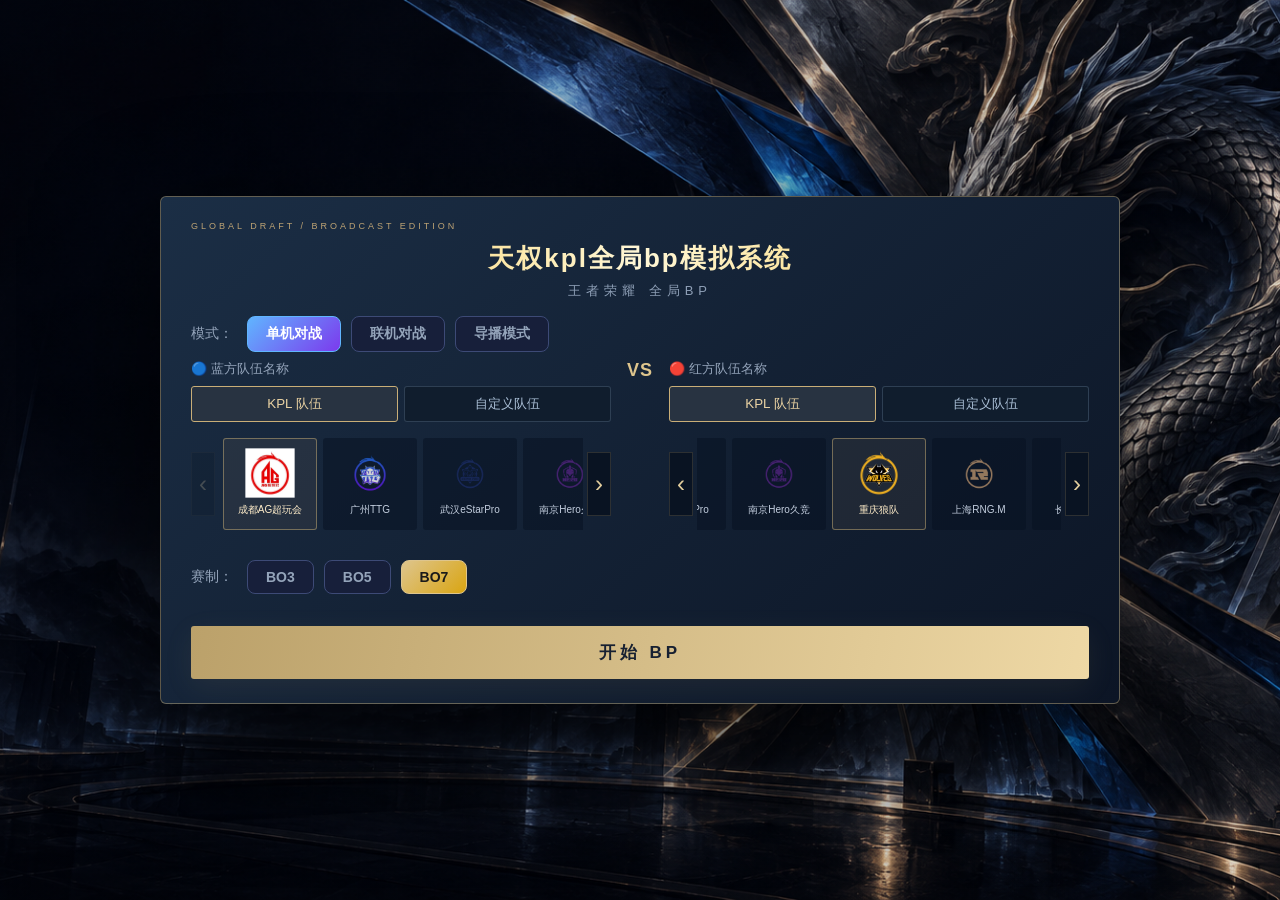
<file: index.html>
<!DOCTYPE html>
<html lang="zh-CN">
<head>
  <meta charset="UTF-8" />
  <meta name="viewport" content="width=device-width, initial-scale=1.0" />
  <title>天权kpl全局bp模拟系统</title>
  <!-- 内联 favicon：server.js 的静态白名单只放行 index.html/css/js，没有 /favicon.ico，
       浏览器默认请求会 403 并在控制台留一条 error。这里用 data URI 直接消掉该噪声。 -->
  <link rel="icon" href="data:image/svg+xml,%3Csvg xmlns='http://www.w3.org/2000/svg' viewBox='0 0 32 32'%3E%3Crect width='32' height='32' rx='7' fill='%23131a2e'/%3E%3Cpath d='M16 5l9 5v12l-9 5-9-5V10z' fill='none' stroke='%23f5c542' stroke-width='2'/%3E%3Cpath d='M16 11v10M11 16h10' stroke='%233b82f6' stroke-width='2'/%3E%3C/svg%3E" />
  <!-- 布局兜底（先于 style.css 解析，因此优先级更低：css/style.css 可随时覆盖本段）
       目的：整列必须恰好装满一屏 —— 板子（.content）优先，动态面板不许把底部操作栏
       挤出视口，也不许把板子压到裁切。内层由各面板自己滚动，整体不产生页面滚动条。 -->
  <style>
    #main-screen { height: 100vh; overflow: hidden; }
    #main-screen .content { flex: 1 1 auto; min-height: 430px; }
    #main-screen .analysis-bar { flex: 0 0 auto; }
    /* 分析提示：内部滚动，配合 title 看全文，不再拦腰截断最后一行 */
    #main-screen .analysis-notes {
      overflow-y: auto; overscroll-behavior: contain;
      scrollbar-width: thin; scrollbar-color: rgba(245,197,66,.45) transparent;
    }
    #main-screen .analysis-notes::-webkit-scrollbar { width: 6px; }
    #main-screen .analysis-notes::-webkit-scrollbar-thumb {
      background: rgba(245,197,66,.45); border-radius: 3px;
    }
    /* 动态面板：可收缩 + 内部滚动，绝不把底部操作栏推出去 */
    #main-screen #ai-prediction { flex: 0 1 auto; min-height: 0; max-height: 46vh; }
    #main-screen .ai-pred-body { overflow-y: auto; overscroll-behavior: contain; min-height: 0; }
    /* 收起态：战术板只留标题条，把高度还给板子与英雄池 */
    #main-screen .ai-prediction.collapsed { max-height: none; }
    #main-screen .ai-prediction.collapsed .ai-pred-body { display: none; }
    #main-screen .ai-pred-title {
      display: flex; align-items: center; justify-content: space-between; gap: 12px;
    }
    #main-screen .ap-toggle {
      flex: 0 0 auto; padding: 3px 12px; border-radius: 999px; cursor: pointer;
      font-size: 11.5px; font-weight: 700; letter-spacing: .5px;
      border: 1px solid rgba(245,197,66,.45); background: rgba(245,197,66,.10);
      color: var(--gold, #f5c542); transition: background .15s, color .15s;
    }
    #main-screen .ap-toggle:hover { background: var(--gold, #f5c542); color: #1a1a1a; }
    @media (max-height: 820px) {
      #main-screen .content { min-height: 380px; }
      #main-screen #ai-prediction { max-height: 34vh; }
    }
    /* 走势图：容器内自适应缩放，明细行结构化 */
    #trend-chart svg { display: block; width: 100%; height: auto; }
    #trend-chart .trend-detail {
      margin-top: 14px; padding: 11px 14px; border-radius: 10px; font-size: 12.5px; line-height: 1.75;
      border: 1px solid rgba(245,197,66,.26);
      background: linear-gradient(180deg, rgba(245,197,66,.075), rgba(13,18,38,.35));
    }
    #trend-chart .trend-detail b { color: var(--gold, #f5c542); margin-right: 6px; }
    #trend-chart .td-main { color: var(--text, #eef1f9); }
    #trend-chart .td-key { color: #ffd98a; }
    #trend-chart .td-phases {
      color: var(--text, #eef1f9); font-size: 12px;
      margin-top: 3px; padding-top: 3px;
      border-top: 1px solid rgba(255, 255, 255, .08);
      font-variant-numeric: tabular-nums;
    }
    #trend-chart .td-hint { color: var(--muted, #a7afcc); font-size: 11.5px; margin-top: 4px; opacity: .85; }
    /* 大场复盘：模型命中率自检 */
    .sv-acc {
      margin-top: 9px; padding: 9px 11px; border-radius: 9px;
      border: 1px solid rgba(245,197,66,.24);
      background: linear-gradient(180deg, rgba(245,197,66,.06), rgba(13,18,38,.3));
      font-size: 12px; line-height: 1.7;
    }
    .sv-acc-head { color: var(--gold, #f5c542); font-weight: 700; }
    .sv-acc-cells { display: flex; flex-wrap: wrap; gap: 6px; margin: 6px 0 4px; }
    .sv-acc-cell {
      padding: 1px 8px; border-radius: 999px; font-variant-numeric: tabular-nums;
      border: 1px solid rgba(255,255,255,.16); color: var(--text, #eef1f9);
    }
    .sv-acc-cell.hit { border-color: rgba(127,224,170,.5); background: rgba(60,200,130,.12); color: #9ff0c2; }
    .sv-acc-cell.miss { border-color: rgba(255,156,156,.45); background: rgba(255,90,90,.10); color: #ffb4b4; }
    .sv-acc-note { color: var(--muted, #a7afcc); font-size: 11px; opacity: .9; }
  </style>
  <link rel="stylesheet" href="css/style.css?v=20261005-1455" />
  <link rel="stylesheet" href="css/broadcast.css?v=20261005-1455" />
  <link rel="stylesheet" href="css/finals.css?v=20261005-1455" />
  <link rel="stylesheet" href="css/director.css?v=20261005-1455" />
</head>
<body>

  <!-- ============ 设置界面 ============ -->
  <div id="setup-screen">
    <div class="setup-card">
      <h1>天权kpl全局bp模拟系统</h1>
      <div class="subtitle">王者荣耀  全局BP </div>

      <div class="mode-row">
        <span class="opt-label">模式：</span>
        <div class="mode-btns" id="mode-btns">
          <button data-mode="solo" class="active">单机对战</button>
          <button data-mode="online">联机对战</button>
          <button data-mode="director">导播模式</button>
        </div>
      </div>

      <div class="team-row">
        <div class="team-field">
          <label>🔵 蓝方队伍名称</label>
          <input id="blue-name" class="blue-input" type="text" placeholder="请输入蓝方队伍名" value="蓝方" />
        </div>
        <div class="vs-label">VS</div>
        <div class="team-field">
          <label>🔴 红方队伍名称</label>
          <input id="red-name" class="red-input" type="text" placeholder="请输入红方队伍名" value="红方" />
        </div>
      </div>

      <div class="option-row">
        <span class="opt-label">赛制：</span>
        <div class="bo-btns" id="bo-btns">
          <button data-bo="3">BO3</button>
          <button data-bo="5">BO5</button>
          <button data-bo="7" class="active">BO7</button>
        </div>
      </div>

      <!-- 导播模式：一个人模拟整局，直接进转播板子 -->
      <div id="director-hint" class="online-panel hidden">
        <div class="online-box">
          <p class="online-hint">进入<b style="color:var(--gold);">独立导播台</b>，控制双方选禁并播放英雄语音与赛事音乐。完成 BP 后点击“确定胜负方”，由败方选择下一局边路，继续本场全局 BP。队名与赛制使用上方设置。</p>
        </div>
      </div>

      <button class="start-btn" id="start-btn">开始 BP</button>

      <!-- 联机对战：创建房间 / 加入房间 -->
      <div id="online-panel" class="online-panel hidden">
        <div class="online-tabs">
          <button id="tab-create" class="active">创建房间（房主 · 蓝方）</button>
          <button id="tab-join">加入房间（客方 · 红方）</button>
        </div>
        <div id="online-create" class="online-box">
          <p class="online-hint">房主在上方填好两队名与赛制，选择你方阵营。对方加入时也可自定己方队名。</p>
          <div class="create-side-row">
            <span class="opt-label">我方阵营：</span>
            <div class="side-btns" id="create-side-btns">
              <button data-side="blue" class="active">🔵 蓝方（先Ban先Pick）</button>
              <button data-side="red">🔴 红方（后Ban后Pick）</button>
            </div>
          </div>
          <button class="start-btn" id="btn-create-room">创建房间</button>
          <div id="create-result" class="online-result hidden"></div>
        </div>
        <div id="online-join" class="online-box hidden">
          <p class="online-hint">输入房主发的 4 位房间号；可在下方修改你的队伍名称（留空则用房主预设）。</p>
          <div class="join-team-row">
            <input id="join-team-name" type="text" placeholder="我方队伍名称（可修改）" maxlength="12" autocomplete="off" />
          </div>
          <div class="join-row">
            <input id="join-code" type="text" placeholder="房间号" maxlength="4" autocomplete="off" />
            <button class="start-btn" id="btn-join-room">加入房间</button>
          </div>
          <div id="join-error" class="online-error hidden"></div>
        </div>
      </div>
    </div>
  </div>

  <!-- ============ 主界面 ============ -->
  <div id="main-screen">
    <!-- 美术层：Canvas 氛围粒子（流光/拖尾/景深/呼吸，见 js/fx.js） -->
    <canvas id="fx-canvas" aria-hidden="true"></canvas>
    <div class="finals-backdrop" aria-hidden="true"></div>
    <!-- 顶部比分栏：官方转播版式 —— 左蓝右红队伍名对称，中央大比分 -->
    <div class="top-bar">
      <div class="tb-team tb-blue">
        <img class="tb-logo" id="tb-blue-logo" alt="" aria-hidden="true" />
        <span class="tb-side">蓝方</span>
        <span class="tb-name" id="tb-blue-name">蓝方</span>
      </div>
      <div class="tb-center">
        <span class="game-tag" id="game-tag">第 1 局</span>
        <div class="series-score">
          <span class="s-blue" id="score-blue">0</span>
          <span class="sep">:</span>
          <span class="s-red" id="score-red">0</span>
        </div>
        <span class="peak-tag hidden" id="peak-tag">巅峰对决 · 盲选</span>
      </div>
      <div class="tb-team tb-red">
        <span class="tb-name" id="tb-red-name">红方</span>
        <span class="tb-side">红方</span>
        <img class="tb-logo" id="tb-red-logo" alt="" aria-hidden="true" />
      </div>
      <span class="online-status hidden" id="online-status">联机</span>
    </div>

    <!-- 主内容区 -->
    <div class="content">
      <!-- 四角金色边框（包住整个 BP 舞台） -->
      <span class="corner-bracket cb-tl"></span><span class="corner-bracket cb-tr"></span><span class="corner-bracket cb-bl"></span><span class="corner-bracket cb-br"></span>
      <!-- 蓝方面板 -->
      <div class="team-panel blue-panel" id="blue-panel">
        <div class="team-header">
          <span class="side-badge">蓝方</span>
          <img class="team-logo" id="blue-panel-logo" alt="" aria-hidden="true" />
          <span class="team-name" id="blue-name-display">蓝方</span>
          <span class="turn-indicator hidden" id="blue-turn">轮到你了</span>
        </div>
        <div class="section-label" id="blue-ban-label">禁用 Ban</div>
        <div class="bans-grid" id="blue-bans"></div>
        <div class="section-label">选用 Pick</div>
        <div class="picks-grid" id="blue-picks"></div>
        <div class="section-label">全局已用（本队后续不可再用）</div>
        <div class="global-used">
          <div class="used-heroes" id="blue-used"></div>
        </div>
      </div>

      <!-- 英雄池 -->
      <div class="pool-panel">
        <div class="pool-header">
          <input class="search-box" id="search-box" type="text" placeholder="搜索英雄..." />
          <div class="filter-tabs" id="filter-tabs">
            <button data-pos="全部" class="active">全部</button>
            <button data-pos="对抗路">对抗路</button>
            <button data-pos="打野">打野</button>
            <button data-pos="中路">中路</button>
            <button data-pos="发育路">发育路</button>
            <button data-pos="游走">游走</button>
          </div>
        </div>
        <div class="draft-status" id="draft-status">
          <span class="phase">准备中</span>
        </div>
        <div class="hero-grid" id="hero-grid"></div>
      </div>

      <!-- 红方面板 -->
      <div class="team-panel red-panel" id="red-panel">
        <div class="team-header">
          <span class="side-badge">红方</span>
          <img class="team-logo" id="red-panel-logo" alt="" aria-hidden="true" />
          <span class="team-name" id="red-name-display">红方</span>
          <span class="turn-indicator hidden" id="red-turn">轮到你了</span>
        </div>
        <div class="section-label" id="red-ban-label">禁用 Ban</div>
        <div class="bans-grid" id="red-bans"></div>
        <div class="section-label">选用 Pick</div>
        <div class="picks-grid" id="red-picks"></div>
        <div class="section-label">全局已用（本队后续不可再用）</div>
        <div class="global-used">
          <div class="used-heroes" id="red-used"></div>
        </div>
      </div>
    </div>

    <!-- 数据分析栏 -->
    <div class="analysis-bar">
      <div class="analysis-card blue-card">
        <div class="a-title" id="blue-a-title">蓝方 阵容强度</div>
        <div class="a-winrate" id="blue-winrate">--</div>
      </div>
      <div class="score-center"><div class="score-label"><span>BP POWER</span><span id="score-probability">等待阵容成形</span></div><div class="win-progress" id="score-meter" role="meter" aria-label="蓝方 BP 评分占比" aria-valuemin="0" aria-valuemax="100" aria-valuenow="50">
        <div class="p-blue" id="p-blue" style="width:50%"></div>
        <div class="p-red" id="p-red" style="width:50%"></div>
      </div></div>
      <div class="analysis-card red-card">
        <div class="a-title" id="red-a-title">红方 阵容强度</div>
        <div class="a-winrate" id="red-winrate">--</div>
      </div>

    </div>

    <aside class="event-commentary" aria-live="polite"><div><span class="live-dot"></span>赛事点评<span class="commentary-en">MATCH INSIGHT</span></div><p id="event-commentary-text">阵容构建中，等待双方完成选人。</p><button data-module-open="coach">完整战术板 ↗</button></aside>

    <!-- 底部操作栏 -->
    <div class="bottom-bar">
      <button id="btn-undo">↩ 撤销</button>
      <button id="btn-endgame" class="primary">✓ 本局结束（录入胜负）</button>
      <button data-module-open="insights">胜率解读</button>
      <button data-module-open="coach">教练战术板</button>
      <button data-module-open="data">英雄库 / 数据源</button>
      <button id="btn-trend">📈 胜率走势</button>
      <button id="btn-review">📖 复盘</button>
      <button id="btn-stats">历史大场 / 数据</button>
      <button id="btn-reset" class="danger">↺ 重新开局</button>
    </div>
    <div class="finals-rail"><span class="finals-rail-line"></span><strong>天权kpl全局bp模拟系统</strong><span class="finals-rail-line"></span></div>
  </div>

  <dialog id="module-dialog" aria-labelledby="module-title">
    <header class="module-heading"><div><div class="eyebrow">DRAFT CONTROL ROOM</div><h2 id="module-title">BP 分析中心</h2></div><button id="module-close" aria-label="关闭模块">✕</button></header>
    <nav class="module-tabs" role="tablist" aria-label="分析模块"><button role="tab" data-module-tab="insights">胜率解读</button><button role="tab" data-module-tab="coach">教练战术板</button><button role="tab" data-module-tab="data">英雄库 / 数据源</button></nav>
    <div class="module-body">
      <section data-module-panel="insights"><p id="analysis-notes"></p><div id="insights-content"></div></section>
      <section data-module-panel="coach" hidden><p id="coach-placeholder">完成双方选人后生成四阶段战术建议。</p>    <!-- 教练战术板（BP 完成后本地规则式生成，可离线） -->
    <div class="ai-prediction hidden" id="ai-prediction">
      <div class="ai-pred-title">
        <span class="ap-title-text">◢ 教练战术板 · 局内走势研判</span>
        <!-- 收起态摘要：由 maybeGeneratePrediction 填入"结论"那一行。
             这样短屏自动收起时，标题条上仍然看得到模型看好谁，不会等于什么都没显示。 -->
        <span class="ap-summary" id="ai-pred-summary"></span>

      </div>
      <div class="ai-pred-body" id="ai-prediction-body"></div>
    </div>

</section>
      <section data-module-panel="data" hidden>    <!-- 数据源栏 -->
    <div class="data-source-bar" id="data-source-bar">
      <span class="ds-label">📡 数据源</span>
      <select id="season-select" class="season-select" title="选择赛季"></select>
      <button id="btn-load-data" class="ds-btn">↻ 加载实时数据</button>
      <span class="ds-status" id="ds-status">正在检测数据服务…</span>
    </div>

<div class="roster-sync"><h3>腾讯官方英雄库</h3><p id="roster-status"></p><button id="sync-heroes-btn">同步最新英雄</button><p>英雄资料与比赛胜率分别更新；新增英雄在缺少比赛样本时使用参考值。</p><p>元流之子五种形态共用一个 BP 名额：本队使用后整场锁定，巅峰对决双方可选。</p></div></section>
    </div>
  </dialog>

  <!-- ============ 弹出定格画面 ============ -->
  <div id="freeze-overlay">
    <div class="freeze-particles" id="freeze-particles"></div>
    <div class="freeze-card" id="freeze-card">
      <div class="freeze-type" id="freeze-type">选用</div>
      <div class="freeze-poster" id="freeze-poster">
        <!-- 不写 src=""：空 src 会被浏览器解析成当前页面地址再请求一次。
             真正的海报 src 由 showFreeze() 在拿到 URL 后赋值（拿不到就保持无 src）。 -->
        <img class="freeze-img" id="freeze-img" alt="" />
        <div class="freeze-fallback" id="freeze-fallback">⚔️</div>
        <div class="freeze-poster-info">
          <div class="freeze-hero-name" id="freeze-name">英雄</div>
          <div class="freeze-hero-role" id="freeze-role">职业 · 分路</div>
        </div>
      </div>
      <div class="freeze-team" id="freeze-team">蓝方</div>
      <div class="freeze-tip">点击任意处关闭 · 自动定格 2 秒</div>
    </div>
  </div>

  <!-- ============ 赛后结算弹窗 ============ -->
  <div id="result-modal">
    <div class="modal-card" style="position:relative;">
      <button class="close-btn" id="result-close">✕</button>
      <h2>本局谁获胜？</h2>
      <div class="result-teams">
        <div class="result-team blue-win" id="result-blue" data-winner="blue">
          <div class="rt-name" id="result-blue-name">蓝方</div>
          <div id="result-blue-lineup" class="a-title"></div>
        </div>
        <div class="result-team red-win" id="result-red" data-winner="red">
          <div class="rt-name" id="result-red-name">红方</div>
          <div id="result-red-lineup" class="a-title"></div>
        </div>
      </div>
      <div class="modal-actions">
        <button class="primary" id="result-confirm" style="padding:9px 24px;border:none;border-radius:9px;background:var(--gold);color:#1a1a1a;font-weight:700;">确认并进入下一局</button>
      </div>
    </div>
  </div>

  <!-- ============ 巅峰对决选边弹窗 ============ -->
  <div id="side-choice-modal">
    <div class="modal-card" style="position:relative;">
      <h2>败方选边</h2>
      <p style="color:var(--muted);text-align:center;margin-bottom:18px;font-size:14px;">
        上一局败方 <b id="side-choice-loser" style="color:var(--gold);">队伍</b> 请选择下一局边路
      </p>
      <div class="result-teams">
        <div class="result-team blue-win" id="side-choose-blue">
          <div class="rt-name">🔵 蓝方</div>
          <div class="a-title">先 Ban 先 Pick</div>
        </div>
        <div class="result-team red-win" id="side-choose-red">
          <div class="rt-name">🔴 红方</div>
          <div class="a-title">后 Ban 后 Pick</div>
        </div>
      </div>
    </div>
  </div>

  <!-- ============ 胜率走势图弹窗 ============ -->
  <div id="trend-modal">
    <div class="stats-card" style="position:relative; width:min(720px,94vw);">
      <button class="close-btn" id="trend-close">✕</button>
      <h2>📈 胜率走势</h2>
      <p style="color:var(--muted);font-size:12px;margin-bottom:12px;">
        当前 BP 过程中，蓝方预测胜率随每一手 Ban/Pick 的变化
      </p>
      <div id="trend-chart"></div>
    </div>
  </div>

  <!-- ============ 往期复盘弹窗 ============ -->
  <div id="review-modal">
    <div class="stats-card" style="position:relative; width:min(920px,96vw);">
      <button class="close-btn" id="review-close">✕</button>
      <h2>📖 往期复盘（点击选/禁图框可换英雄）</h2>
      <div class="review-tabs" id="review-tabs"></div>
      <div class="review-bp" id="review-bp"></div>
      <div class="review-trend" id="review-trend"></div>
      <div class="review-analysis" id="review-analysis"></div>
    </div>
  </div>

  <!-- ============ 换英雄选择弹窗 ============ -->
  <div id="swap-modal">
    <div class="modal-card" style="position:relative; width:min(680px,94vw);">
      <button class="close-btn" id="swap-close">✕</button>
      <h2 id="swap-title">换英雄</h2>
      <div class="hero-grid" id="swap-grid" style="max-height:52vh;flex:1;"></div>
    </div>
  </div>

  <!-- ============ 数据分析 / 历史记录弹窗 ============ -->
  <div id="stats-modal">
    <div class="stats-card" style="position:relative;">
      <button class="close-btn" id="stats-close">✕</button>
      <h2>📊 数据分析 & 历史记录</h2>
      <div class="stats-tabs">
        <button data-tab="heroes" class="active">英雄数据</button>
        <button data-tab="matches">比赛记录</button>
      </div>
      <div class="stats-body" id="stats-body"></div>
    </div>
  </div>


  <!-- ============ 导播模式 · 转播板子 ============
       布局参照 wucebp.top 的征召舞台：左右各 5 个 pick 竖列，中央队卡/计时/
       ban 槽，下方英雄池。配色与动效沿用本系统令牌，见 css/director.css。 -->
  <div id="director-screen" aria-label="导播转播板子">
    <div class="dir-head">
      <span class="dh-event">天权 KPL 全局 BP · 导播台</span>
      <span class="dh-game">第 1 局</span>
      <span class="dh-spacer"></span>
      <span class="dh-chip role">单人模拟</span>
      <button class="dir-btn ghost" data-dir-undo>↩ 撤销上一手</button>
      <button class="dir-btn" data-dir-result disabled>确定胜负方 · 下一局</button>
      <button class="dir-btn ghost" data-dir-exit>✕ 退出导播</button>
    </div>

    <div class="dir-body">
      <!-- 蓝方 pick 竖列 -->
      <div class="dir-col blue">
        <div class="dir-col-label">BLUE PICK</div>
        <div class="dir-picks"></div>
      </div>

      <div class="dir-emblem" aria-hidden="true"><span>GLOBAL BP</span><strong>天权 KPL</strong><small>全局征召</small></div>
      <div class="dir-mid">
        <!-- 比分 / 计时 / ban -->
        <div class="dir-top">
          <div class="dir-teamwrap blue">
            <div class="dir-team blue">
              <img class="dt-logo" alt="" aria-hidden="true" />
              <div class="dt-info">
                <div class="dt-name">蓝方</div>
              </div>
              <span class="dt-score">0</span>
            </div>
            <div class="dir-bans"></div>
          </div>

          <div class="dir-center-hub">
            <div class="dir-timer">--</div>
            <div class="dir-phase">等待开局</div>
            <div class="dir-progress"><i></i></div>
          </div>

          <div class="dir-teamwrap red">
            <div class="dir-team red">
              <img class="dt-logo" alt="" aria-hidden="true" />
              <div class="dt-info">
                <div class="dt-name">红方</div>
              </div>
              <span class="dt-score">0</span>
            </div>
            <div class="dir-bans"></div>
          </div>
        </div>

        <!-- 胜率预测（本系统算法） -->
        <div class="dir-winrate">
          <div class="dw-side blue">
            <span class="dw-label">蓝方单局胜率</span>
            <span class="dw-prob">--%</span>
            <span class="dw-sub">—</span>
          </div>
          <div class="dw-mid">
            <span class="dw-title">WIN PREDICTION</span>
            <div class="dw-bar"><i class="b" style="width:50%"></i><i class="r" style="width:50%"></i></div>
            <span class="dw-verdict">等待阵容成形</span>
          </div>
          <div class="dw-side red">
            <span class="dw-label">红方单局胜率</span>
            <span class="dw-prob">--%</span>
            <span class="dw-sub">—</span>
          </div>
        </div>

        <!-- 英雄池 -->
        <div class="dir-pool">
          <div class="dir-pool-bar">
            <input class="dp-search" type="text" placeholder="搜索英雄…" autocomplete="off" />
            <div class="dir-tabs">
              <button data-pos="全部" class="active">全部</button>
              <button data-pos="对抗路">对抗路</button>
              <button data-pos="打野">打野</button>
              <button data-pos="中路">中路</button>
              <button data-pos="发育路">发育路</button>
              <button data-pos="游走">游走</button>
            </div>
          </div>
          <div class="dir-grid"></div>
        </div>
      </div>

      <!-- 红方 pick 竖列 -->
      <div class="dir-col red">
        <div class="dir-col-label">RED PICK</div>
        <div class="dir-picks"></div>
      </div>
    </div>

    <!-- 板上的选人确认条（仅本机回合出现；联机导播恒不出现） -->
    <div class="dir-confirm">
      <span class="dc-hero"></span>
      <button class="dir-btn" data-dir-ok>✓ 确认</button>
      <button class="dir-btn ghost" data-dir-cancel>✕ 取消</button>
    </div>

    <!-- 音频控制：BP 音乐下拉 + 开关 + 音量 -->
    <div class="dir-foot">
      <div class="df-group">
        <label class="df-label" for="dir-music">BP 音乐</label>
        <select id="dir-music" title="选择 BP 背景音乐"></select>
      </div>
      <label class="dir-toggle" title="开启/关闭 BP 背景音乐">
        <input type="checkbox" id="dir-music-on" />
        <span class="dt-track"></span>
        <span class="dt-text">音乐</span>
      </label>
      <span class="df-sep"></span>
      <label class="dir-toggle" title="点击英雄时播放该英雄的台词/语音">
        <input type="checkbox" id="dir-voice-on" checked />
        <span class="dt-track"></span>
        <span class="dt-text">英雄语音</span>
      </label>
      <span class="df-sep"></span>
      <div class="df-group">
        <label class="df-label" for="dir-volume">音量</label>
        <input type="range" id="dir-volume" min="0" max="100" value="60" />
      </div>
      <span class="df-spacer"></span>
      <button class="dir-btn ghost" data-dir-exit>✕ 退出导播</button>
    </div>

    <!-- 巅峰对决定格：双方**同位置**的英雄同时各弹一框，每路定格 2s 再走下一路。
         五路走完不是切竖版，而是接"排列阵容顺序"那一层。
         呈现与单机/联机的 #freeze-overlay 同一套结构（金色主题 + 粒子 + 海报），
         区别只是这里是左右两张卡、并且循环 5 次。 -->
    <div class="dir-freeze" id="dir-freeze" aria-hidden="true">
      <div class="freeze-particles" id="dir-freeze-particles"></div>
      <div class="dir-freeze-stage">
        <div class="freeze-card dir-freeze-card" id="dir-freeze-blue">
          <div class="freeze-type type-peak">巅峰对决 · 选用</div>
          <div class="freeze-poster peak-gold">
            <img class="freeze-img" alt="" />
            <div class="freeze-fallback">⚔️</div>
            <div class="freeze-poster-info">
              <div class="freeze-hero-name">英雄</div>
              <div class="freeze-hero-role">职业 · 分路</div>
            </div>
          </div>
          <div class="freeze-team">蓝方</div>
        </div>
        <div class="dir-freeze-vs" aria-hidden="true">VS</div>
        <div class="freeze-card dir-freeze-card" id="dir-freeze-red">
          <div class="freeze-type type-peak">巅峰对决 · 选用</div>
          <div class="freeze-poster peak-gold">
            <img class="freeze-img" alt="" />
            <div class="freeze-fallback">⚔️</div>
            <div class="freeze-poster-info">
              <div class="freeze-hero-name">英雄</div>
              <div class="freeze-hero-role">职业 · 分路</div>
            </div>
          </div>
          <div class="freeze-team">红方</div>
        </div>
      </div>
      <div class="freeze-tip">第 <b class="dir-freeze-pos">1</b> / 5 路 · 双方同位置同时揭晓 · 点击跳到下一路</div>
    </div>

    <!-- 排列阵容顺序：**每一局** BP 走完之后的最后一步，不是自动切竖版
         （巅峰局是先播完五路定格再进这里）。导播把双方的英雄拖成想要的顺序，
         点"确认阵容"才切竖版阵容。顺序只影响呈现（js/director.js 的 lineupOrder），
         不改 BP 的 picks 账。标题由 JS 按是不是巅峰局填。 -->
    <div class="dir-order" id="dir-order" aria-hidden="true">
      <div class="dir-order-panel">
        <div class="dir-order-head">
          <div class="dir-order-title">BP 完成 · 排列阵容顺序</div>
          <div class="dir-order-hint">点两个英雄互换，或把一张拖到另一格上互换 · 从左到右就是竖版阵容里的排列</div>
        </div>
        <div class="dir-order-row" data-side="blue">
          <div class="dir-order-side"><b data-order-team="blue">蓝方</b><span>蓝方阵容</span></div>
          <div class="dir-order-track" id="dir-order-blue"></div>
        </div>
        <div class="dir-order-row" data-side="red">
          <div class="dir-order-side"><b data-order-team="red">红方</b><span>红方阵容</span></div>
          <div class="dir-order-track" id="dir-order-red"></div>
        </div>
        <div class="dir-order-foot">
          <button class="dir-order-btn ghost" type="button" data-dir-order-reset>↺ 恢复原顺序</button>
          <button class="dir-order-btn go" type="button" data-dir-order-ok>✓ 确认阵容</button>
        </div>
      </div>
    </div>
  </div>

  <script src="js/config.js"></script>
  <script src="js/heroes.js"></script>
  <script src="js/heroImages.js"></script>
  <script src="js/official-roster.js"></script>
  <script src="js/roster.js"></script>
  <script src="js/draft-rules.js"></script>
  <script src="js/data.js?v=20261005-1455"></script>
  <script src="js/visuals.js?v=20261005-1455"></script>
  <script src="js/audio.js?v=20261005-1455"></script>
  <script src="js/director.js?v=20261005-1455"></script>
  <script src="js/app.js?v=20261005-1455"></script>
  <script src="js/fx.js?v=20261005-1455"></script>

  <!-- ============ 全屏对局复盘界面 ============ -->
  <div id="game-replay-screen">
    <div class="gr-topbar">
      <button class="gr-back" id="gr-back">← 返回复盘窗口</button>
      <div class="gr-title" id="gr-title">对局复盘</div>
      <div class="gr-tabs" id="gr-tabs"></div>
    </div>
    <div class="gr-body">
      <!-- 左：BP 面板（复用 BP 界面布局） -->
      <div class="gr-panel">
        <div class="gr-panel-title">BP 回放</div>
        <div class="gr-bp" id="gr-bp"></div>
        <div class="gr-bp-analysis" id="gr-bp-analysis"></div>
      </div>
      <!-- 右：局内四阶段走势 -->
      <div class="gr-panel">
        <div class="gr-panel-title">局内胜率走势（模拟）</div>
        <div id="gr-phase-chart"></div>
        <div class="gr-phase-switch" id="gr-phase-switch">
          <button data-mode="time" class="active">时间轴</button>
          <button data-mode="bp">BP手数</button>
        </div>
        <div id="gr-phase-tips"></div>
      </div>
    </div>
  </div>

  <!-- ============ 大场复盘查看器（点击历史大场记录进入，与开局 BP 一致） ============ -->
  <div id="series-viewer-screen">
    <div class="gr-topbar">
      <button class="gr-back" id="sv-back">← 返回记录</button>
      <div class="gr-title" id="sv-title">大场复盘</div>
      <div class="gr-tabs" id="sv-tabs"></div>
    </div>
    <div class="gr-body">
      <div class="gr-panel">
        <div class="gr-panel-title">BP 板（完整回放）</div>
        <div class="sv-bp" id="sv-bp"></div>
        <div class="gr-bp-analysis" id="sv-bp-analysis"></div>
      </div>
      <div class="gr-panel">
        <div class="gr-panel-title">局内胜率走势（模拟）</div>
        <div id="sv-phase-chart"></div>
        <div class="gr-phase-switch" id="sv-phase-switch">
          <button data-mode="time" class="active">时间轴</button>
          <button data-mode="bp">BP手数</button>
        </div>
        <div id="sv-phase-tips"></div>
      </div>
    </div>
  </div>
</body>
</html>
</file>
<file: css/style.css>
/* ============================================================
   王者荣耀 KPL 全局BP模拟器 —— 样式
   电竞风暗色主题
   ============================================================ */

:root {
  --bg: #131a2e;
  --bg2: #1b2340;
  --panel: #202950;
  --panel2: #283258;
  --border: #3d4a76;
  --text: #eef1f9;
  --muted: #a7afcc;
  --gold: #f5c542;
  --blue: #3b82f6;
  --blue-dark: #1d4ed8;
  --red: #ef4444;
  --red-dark: #b91c1c;
  --green: #22c55e;
  --cyan: #22d3ee;

  /* 职业配色 */
  --role-战士: #f97316;
  --role-坦克: #a16207;
  --role-刺客: #a855f7;
  --role-法师: #3b82f6;
  --role-射手: #14b8a6;
  --role-辅助: #84cc16;
}

* { margin: 0; padding: 0; box-sizing: border-box; }

html, body {
  height: 100%;
  font-family: "Microsoft YaHei", "PingFang SC", -apple-system, "Segoe UI", sans-serif;
  background:
    radial-gradient(1000px 500px at 50% -5%, rgba(40,58,110,.4), transparent 65%),
    radial-gradient(600px 300px at 8% 100%, rgba(59,130,246,.12), transparent 70%),
    radial-gradient(600px 300px at 92% 100%, rgba(239,68,68,.12), transparent 70%),
    repeating-linear-gradient(0deg, transparent 0 47px, rgba(255,255,255,.014) 47px 48px),
    var(--bg);
  color: var(--text);
  overflow: hidden;
}
/* 舞台聚光灯氛围（主画面与对局复盘共用） */
#main-screen.active::after {
  content: ""; position: fixed; inset: 0; z-index: 999; pointer-events: none;
  /* 转播画面质感：三层暗角（四周压暗 + 顶部暖金辉光 + 底部沉影）+ 极细扫描线 */
  box-shadow:
    inset 0 0 160px rgba(0,0,0,.62),
    inset 0 120px 150px -110px rgba(232,196,104,.26),
    inset 0 -90px 120px -100px rgba(0,0,0,.5);
  background-image:
    repeating-linear-gradient(0deg, rgba(255,255,255,.014) 0 1px, transparent 1px 3px);
}

#main-screen.active,
#setup-screen {
  background:
    radial-gradient(1200px 620px at 50% -12%, rgba(86,118,200,.42), transparent 66%),
    radial-gradient(700px 340px at 50% 0%, rgba(245,197,66,.10), transparent 70%),
    radial-gradient(720px 380px at 6% 104%, rgba(59,130,246,.20), transparent 72%),
    radial-gradient(720px 380px at 94% 104%, rgba(239,68,68,.20), transparent 72%),
    repeating-linear-gradient(0deg, transparent 0 47px, rgba(255,255,255,.016) 47px 48px),
    repeating-linear-gradient(90deg, transparent 0 47px, rgba(255,255,255,.010) 47px 48px),
    var(--bg);
}

button { font-family: inherit; cursor: pointer; }
input { font-family: inherit; }

/* ============ 设置界面 ============ */
#setup-screen {
  position: fixed; inset: 0; z-index: 1000;
  display: flex; align-items: center; justify-content: center;
  background: none;
}
.setup-card {
  width: min(560px, 92vw);
  background: linear-gradient(160deg, var(--panel2), var(--panel));
  border: 1px solid rgba(245,197,66,.35);
  border-radius: 20px;
  padding: 36px 40px;
  box-shadow: 0 30px 80px rgba(0,0,0,.6), 0 0 40px rgba(245,197,66,.08);
  position: relative;
}
.setup-card h1 {
  font-size: 26px; letter-spacing: 2px; text-align: center;
  background: linear-gradient(90deg, #f5c542, #fff7d6, #f5c542);
  -webkit-background-clip: text; background-clip: text; color: transparent;
  margin-bottom: 6px;
}
.setup-card .subtitle {
  text-align: center; color: var(--muted); font-size: 13px; margin-bottom: 28px;
}
.team-row {
  display: flex; gap: 16px; align-items: flex-end; margin-bottom: 16px;
}
.team-field { flex: 1; }
.team-field label {
  display: block; font-size: 13px; color: var(--muted); margin-bottom: 8px;
}
.team-field input {
  width: 100%; padding: 12px 14px; font-size: 16px; border-radius: 10px;
  border: 2px solid var(--border); background: #171f3a; color: var(--text);
  outline: none; transition: border .2s;
}
.team-field input.blue-input:focus { border-color: var(--blue); }
.team-field input.red-input:focus { border-color: var(--red); }
.vs-label {
  padding-bottom: 14px; font-size: 18px; font-weight: 700; color: var(--gold);
  letter-spacing: 1px;
}
.option-row { display: flex; gap: 14px; align-items: center; margin: 22px 0 8px; }
.option-row .opt-label { font-size: 14px; color: var(--muted); }
.bo-btns { display: flex; gap: 10px; }
.bo-btns button {
  padding: 8px 18px; border-radius: 8px; font-size: 14px; font-weight: 700;
  border: 1px solid var(--border); background: #171f3a; color: var(--muted);
  transition: all .2s;
}
.bo-btns button.active {
  background: linear-gradient(135deg, var(--gold), #d9a512);
  color: #1a1a1a; border-color: var(--gold);
}
.start-btn {
  width: 100%; margin-top: 24px; padding: 15px; font-size: 17px; font-weight: 700;
  letter-spacing: 4px; border: none; border-radius: 12px;
  background: linear-gradient(135deg, var(--blue), #7c3aed);
  color: #fff; transition: transform .15s, box-shadow .15s;
}
.start-btn:hover { transform: translateY(-2px); box-shadow: 0 12px 30px rgba(124,58,237,.4); }

/* ============ 主界面布局 ============ */
#main-screen { display: none; height: 100vh; flex-direction: column; }
#main-screen.active { display: flex; }

.top-bar {
  display: flex; align-items: center; justify-content: center;
  gap: 20px; padding: 14px 20px; min-height: 64px;
  background:
    linear-gradient(180deg, rgba(20,26,50,.95), rgba(13,18,38,.9)),
    radial-gradient(600px 60px at 50% 0, rgba(245,197,66,.18), transparent 70%);
  border-bottom: 1px solid var(--border);
  position: relative;
  box-shadow: 0 1px 0 rgba(245,197,66,.25), 0 8px 30px rgba(0,0,0,.35);
}
/* 官方转播版式：队伍名分列左右（队伍色辉光 + 侧栏色带），中央留给局数与比分 */
.top-bar .tb-center { display: flex; align-items: center; gap: 16px; z-index: 2; }
.top-bar .tb-team {
  position: absolute; top: 0; bottom: 0; z-index: 1;
  display: flex; align-items: center; gap: 10px;
  padding: 0 26px; max-width: 32%; overflow: hidden;
}
.top-bar .tb-blue {
  left: 0; justify-content: flex-start;
  background: linear-gradient(90deg, rgba(47,109,255,.26), rgba(47,109,255,.06) 62%, transparent);
  border-right: 1px solid rgba(47,109,255,.28);
}
.top-bar .tb-red {
  right: 0; justify-content: flex-end;
  background: linear-gradient(270deg, rgba(255,77,94,.26), rgba(255,77,94,.06) 62%, transparent);
  border-left: 1px solid rgba(255,77,94,.28);
}
.top-bar .tb-name {
  font-size: 22px; font-weight: 900; letter-spacing: 1px;
  white-space: nowrap; overflow: hidden; text-overflow: ellipsis;
}
.top-bar .tb-blue .tb-name { color: #8ec5ff; text-shadow: 0 0 18px rgba(47,109,255,.55); }
.top-bar .tb-red .tb-name { color: #ffb3bb; text-shadow: 0 0 18px rgba(255,77,94,.55); }
.top-bar .tb-side {
  font-size: 11px; font-weight: 800; letter-spacing: 2px; flex-shrink: 0;
  padding: 2px 8px; border-radius: 2px; border: 1px solid currentColor; opacity: .85;
}
.top-bar .tb-blue .tb-side { color: #8ec5ff; }
.top-bar .tb-red .tb-side { color: #ffb3bb; }
.top-bar .series-score {
  font-size: 32px; font-weight: 900; letter-spacing: 3px;
  display: flex; align-items: center; gap: 16px;
  padding: 6px 36px 8px;
  background:
    linear-gradient(180deg, rgba(255,255,255,.07), transparent 60%),
    linear-gradient(90deg, rgba(47,109,255,.25), rgba(13,18,38,.4) 50%, rgba(255,77,94,.25));
  border: 1px solid rgba(245,197,66,.5);
  clip-path: polygon(12px 0, calc(100% - 12px) 0, 100% 50%, calc(100% - 12px) 100%, 12px 100%, 0 50%);
  position: relative;
  text-shadow: 0 0 20px rgba(255,255,255,.18);
  box-shadow: 0 0 26px rgba(245,197,66,.2), inset 0 0 24px rgba(0,0,0,.3);
}
.top-bar .series-score::before, .top-bar .series-score::after {
  content: "✦"; position: absolute; top: -8px; color: var(--gold); font-size: 12px;
  text-shadow: 0 0 10px var(--gold);
}
.top-bar .series-score::before { left: 10px; }
.top-bar .series-score::after { right: 10px; }
.top-bar .series-score .s-blue { color: #7db8ff; text-shadow: 0 0 14px rgba(47,109,255,.8); }
.top-bar .series-score .s-red { color: #ff9aa4; text-shadow: 0 0 14px rgba(255,77,94,.8); }
.top-bar .series-score .sep { color: var(--gold); text-shadow: 0 0 12px rgba(245,197,66,.8); }
.top-bar .game-tag {
  font-size: 14px; color: var(--gold); font-weight: 700;
  background: rgba(245,197,66,.12); padding: 5px 14px; border-radius: 20px;
  border: 1px solid rgba(245,197,66,.3);
  letter-spacing: 1px;
}
.top-bar .peak-tag {
  font-size: 14px; color: #fff; font-weight: 700;
  background: linear-gradient(135deg, rgba(239,68,68,.5), rgba(245,197,66,.28));
  padding: 5px 14px; border-radius: 20px;
  border: 1px solid rgba(245,197,66,.6);
  letter-spacing: 1px;
  animation: peakBreath 1.4s ease-in-out infinite;
  box-shadow: 0 0 16px rgba(245,197,66,.35);
}
@keyframes peakBreath {
  0%, 100% { box-shadow: 0 0 10px rgba(245,197,66,.25); }
  50% { box-shadow: 0 0 22px rgba(245,197,66,.6); }
}

/* ============ 数据源栏 ============ */
.data-source-bar {
  display: flex; align-items: center; gap: 10px; flex-wrap: nowrap;
  padding: 6px 20px; background: rgba(13,18,38,.85);
  border-bottom: 1px solid var(--border); font-size: 12px;
}
.ds-label { color: var(--muted); font-weight: 700; letter-spacing: 1px; }
.season-select {
  padding: 6px 10px; border-radius: 8px; font-size: 13px;
  border: 1px solid var(--border); background: #171f3a; color: var(--text); outline: none;
}
.season-select:focus { border-color: var(--gold); }
.ds-btn {
  padding: 6px 14px; border-radius: 8px; font-size: 13px; font-weight: 600;
  border: 1px solid var(--gold); background: transparent; color: var(--gold);
  transition: all .15s;
}
.ds-btn:hover { background: var(--gold); color: #1a1a1a; }
.ds-btn:disabled { opacity: .5; cursor: not-allowed; }
/* 状态文本收敛为单行省略：完整信息走 title，避免数据源条变成一条超长调试输出 */
.ds-status {
  color: var(--muted); min-width: 0; flex: 1 1 auto;
  white-space: nowrap; overflow: hidden; text-overflow: ellipsis;
}
.ds-status.online { color: var(--green); }
.ds-status.offline { color: #f59e0b; }
.ds-status.error { color: var(--red); }

/* 主区域：左队 | 中间英雄池 | 右队 */
.content {
  flex: 1; display: grid; grid-template-columns: 396px 1fr 396px; gap: 14px;
  padding: 12px 16px; min-height: 0; position: relative;
}
/* 左右两侧对接的细微光边（KPL 广播风格） */
.content::before, .content::after {
  content: ""; position: fixed; top: 0; bottom: 0; width: 1px; z-index: 0;
  opacity: .4; pointer-events: none;
}
.content::before {
  left: calc(330px + 18px + 9px);
  background: linear-gradient(180deg, transparent, rgba(47,109,255,.6), transparent);
}
.content::after {
  right: calc(330px + 18px + 9px);
  background: linear-gradient(180deg, transparent, rgba(255,77,94,.6), transparent);
}

/* ============ 队伍面板（KPL 年度总决赛版式） ============ */
.team-panel {
  background:
    linear-gradient(165deg, rgba(255,255,255,.05), transparent 42%),
    linear-gradient(180deg, #233051, #161d3a);
  border: 1px solid #3a4568; border-radius: 0;
  padding: 18px 16px; display: flex; flex-direction: column; overflow-y: auto;
  position: relative;
  clip-path: polygon(0 0, calc(100% - 26px) 0, 100% 26px, 100% 100%, 26px 100%, 0 calc(100% - 26px));
  box-shadow: 0 12px 44px rgba(0,0,0,.55);
}
/* 角标小三角 */
.team-panel.blue-panel::before, .team-panel.red-panel::before {
  content: ""; position: absolute; top: 0; right: 0; z-index: 2;
  border-top: 26px solid; border-left: 26px solid transparent;
  filter: drop-shadow(0 2px 4px rgba(0,0,0,.5));
}
.team-panel.blue-panel::before { border-top-color: #2f6dff; }
.team-panel.red-panel::before { border-top-color: #ff4d5e; }
.team-panel.blue-panel {
  border-top: 3px solid #2f6dff;
  box-shadow: inset 0 0 0 1px rgba(47,109,255,.18), inset -60px 0 80px -70px rgba(47,109,255,.55), 0 12px 44px rgba(0,0,0,.55);
}
.team-panel.red-panel {
  border-top: 3px solid #ff4d5e;
  box-shadow: inset 0 0 0 1px rgba(255,77,94,.18), inset 60px 0 80px -70px rgba(255,77,94,.55), 0 12px 44px rgba(0,0,0,.55);
}
/* 队伍横幅（负边距跨满面板内边距，形成通栏色带） */
.team-header {
  display: flex; align-items: center; justify-content: space-between; gap: 10px;
  margin: -18px -16px 16px; padding: 15px 16px; min-height: 62px;
  position: relative; overflow: hidden;
}
/* 队伍区底沿金色细线：官方转播里队伍带与 BP 区之间总有这条分隔 */
.team-header::after {
  content: ""; position: absolute; left: 0; right: 0; bottom: 0; height: 1px;
  background: linear-gradient(90deg, transparent, rgba(245,197,66,.55), transparent);
  pointer-events: none;
}
.blue-panel .team-header {
  background:
    linear-gradient(135deg, rgba(47,109,255,.4), rgba(18,58,143,.12) 62%, transparent),
    linear-gradient(180deg, #101a38, #0c1428);
  border-bottom: 1px solid rgba(47,109,255,.6);
  box-shadow: inset 0 -16px 24px -18px rgba(47,109,255,.7);
}
.red-panel .team-header {
  background:
    linear-gradient(225deg, rgba(255,77,94,.4), rgba(143,18,32,.12) 62%, transparent),
    linear-gradient(180deg, #2a1018, #0c1428);
  border-bottom: 1px solid rgba(255,77,94,.6);
  box-shadow: inset 0 -16px 24px -18px rgba(255,77,94,.7);
}
.team-header::before {
  content: ""; position: absolute; top: 0; bottom: 0; left: -24px;
  width: 70px; background: linear-gradient(90deg, transparent, rgba(255,255,255,.09));
  transform: skewX(-22deg); pointer-events: none;
}
.team-name { font-size: 20px; font-weight: 900; letter-spacing: 1px; }
/* 队伍名金属化：上亮下暗渐变裁进字身 + 1px 落影 + 队伍色辉光 */
.blue-panel .team-name {
  background: linear-gradient(180deg, #eaf4ff 0%, #9ecbff 42%, #2f6dff 100%);
  -webkit-background-clip: text; background-clip: text; color: transparent;
  filter: drop-shadow(0 1px 0 rgba(0,0,0,.5)) drop-shadow(0 0 16px rgba(47,109,255,.5));
}
.red-panel .team-name {
  background: linear-gradient(180deg, #fff0f2 0%, #ffb3bb 42%, #e02a44 100%);
  -webkit-background-clip: text; background-clip: text; color: transparent;
  filter: drop-shadow(0 1px 0 rgba(0,0,0,.5)) drop-shadow(0 0 16px rgba(255,77,94,.5));
}
.team-panel .turn-indicator {
  font-size: 12px; font-weight: 700; padding: 4px 12px; border-radius: 2px;
  background: linear-gradient(135deg, #ffd666, #d9a512); color: #141414;
  animation: pulse 1.2s infinite; box-shadow: 0 0 16px rgba(245,197,66,.5);
  letter-spacing: 1px; position: relative;
}
.team-panel .turn-indicator::before { content: "▶ "; font-size: 9px; }
.team-panel .turn-indicator.hidden { display: none; }
/* 蓝方/红方阵营标签 */
.side-badge {
  font-size: 11px; font-weight: 800; letter-spacing: 2px;
  padding: 2px 9px; border-radius: 2px;
  border: 1px solid rgba(255,255,255,.35); color: #fff; text-transform: uppercase;
  background: rgba(0,0,0,.25); flex-shrink: 0;
}
.blue-panel .side-badge { border-color: rgba(125,184,255,.6); color: #8ec5ff; }
.red-panel .side-badge { border-color: rgba(255,154,164,.6); color: #ffb3bb; }
/* 四角 L 形括号（电竞框架装饰）：统一包住整个 BP 舞台，四角对称贴合 */
.corner-bracket {
  position: absolute; width: 26px; height: 26px;
  border: 2px solid rgba(245,197,66,.92);
  z-index: 5; pointer-events: none;
  filter: drop-shadow(0 0 6px rgba(245,197,66,.45));
}
.cb-tl { top: 7px; left: 7px; border-right: 0; border-bottom: 0; }
.cb-tr { top: 7px; right: 7px; border-left: 0; border-bottom: 0; }
.cb-bl { bottom: 7px; left: 7px; border-right: 0; border-top: 0; }
.cb-br { bottom: 7px; right: 7px; border-left: 0; border-top: 0; }

.section-label {
  font-size: 12px; letter-spacing: 3px;
  margin: 16px 0 10px; text-transform: uppercase;
  display: flex; align-items: center; gap: 8px; font-weight: 800;
  /* 金属金：上亮下暗的三段渐变裁进字身，模拟烫金反光 */
  background: linear-gradient(180deg, #fff8e2 0%, #f5c542 46%, #b98a12 100%);
  -webkit-background-clip: text; background-clip: text; color: transparent;
  filter: drop-shadow(0 1px 0 rgba(0,0,0,.55)) drop-shadow(0 0 7px rgba(245,197,66,.28));
}
.section-label::before {
  content: ""; width: 10px; height: 10px; flex-shrink: 0;
  background: linear-gradient(135deg, var(--gold), #a06c00);
  transform: rotate(45deg);
  box-shadow: 0 0 8px rgba(245,197,66,.6);
}
.section-label::after {
  content: ""; flex: 1; height: 1px;
  background: linear-gradient(90deg, rgba(245,197,66,.45), transparent);
}

/* KPL 版式的核心层级：BAN 是一排小方块，PICK 是撑满侧栏的大卡。
   两者若同尺寸，就丢掉了官方转播那种「禁选轻、选用重」的视觉秩序。 */
.bans-grid {
  display: grid; grid-template-columns: repeat(5, 48px); gap: 8px;
  justify-content: center;
}
.picks-grid {
  display: grid; grid-template-columns: repeat(5, minmax(0, 1fr)); gap: 8px;
}
.ban-slot {
  width: 100%; aspect-ratio: 1; border-radius: 5px; position: relative;
  background: linear-gradient(160deg, #1a2344, #141b35);
  border: 1px solid #3a4771;
  display: flex; align-items: center; justify-content: center;
  font-size: 13px; color: var(--muted); overflow: hidden;
  transition: transform .1s, border-color .2s, box-shadow .2s;
}
.ban-slot::before {
  content: ""; position: absolute; top: 2px; left: 2px; z-index: 3;
  width: 8px; height: 8px;
  border-top: 2px solid rgba(245,197,66,.55); border-left: 2px solid rgba(245,197,66,.55);
  pointer-events: none;
}
.ban-slot.filled {
  border: 1px solid #3a4568;
  background: linear-gradient(160deg, rgba(255,255,255,.05), rgba(10,15,32,.72));
  box-shadow: inset 0 0 14px rgba(0,0,0,.35);
}
.ban-slot.filled .slot-img { filter: grayscale(1) brightness(.45); }
.ban-slot.filled::before { border-top-color: rgba(223,229,240,.75); border-left-color: rgba(223,229,240,.75); }
.ban-slot.filled::after {
  content: ""; position: absolute; top: 2px; right: 2px; z-index: 3;
  width: 8px; height: 8px;
  border-top: 2px solid rgba(223,229,240,.7); border-right: 2px solid rgba(223,229,240,.7);
  pointer-events: none;
}
/* 单条斜线：灰白色（25年年总禁用风格），确认瞬间从无到有划下 */
.ban-slot.filled .ban-strike {
  position: absolute; left: 50%; top: 50%; z-index: 2;
  width: 150%; height: 2px;
  background: linear-gradient(90deg, transparent, #dfe5f0 18%, #dfe5f0 82%, transparent);
  transform: translate(-50%, -50%) rotate(-45deg);
  box-shadow: 0 0 6px rgba(255,255,255,.4), 0 0 14px rgba(220,228,242,.25);
  pointer-events: none;
}
.ban-slot.just-confirmed .ban-strike {
  animation: banStrike .45s ease-out forwards;
  transform-origin: center;
}
@keyframes banStrike {
  0% { width: 0; opacity: 0; }
  60% { opacity: 1; }
  100% { width: 150%; opacity: 1; }
}
.ban-slot .ban-name {
  position: absolute; left: 0; right: 0; bottom: 0; z-index: 3;
  font-size: 9px; line-height: 1.1; text-align: center;
  background: linear-gradient(transparent, rgba(0,0,0,.92));
  color: #ddd; padding: 10px 1px 2px;
  white-space: nowrap; overflow: hidden; text-overflow: ellipsis;
}
.pick-slot {
  width: 100%; aspect-ratio: 1; border-radius: 5px; position: relative;
  background: linear-gradient(160deg, #1a2344, #141b35);
  border: 1px solid #3a4771;
  display: flex; align-items: center; justify-content: center;
  font-size: 20px; color: var(--muted); overflow: hidden;
  transition: transform .1s, border-color .2s, box-shadow .2s;
}
.blue-panel .pick-slot.filled {
  border: 1px solid rgba(47,109,255,.8);
  box-shadow: inset 0 0 16px rgba(47,109,255,.25), 0 0 12px rgba(47,109,255,.2);
}
.red-panel .pick-slot.filled {
  border: 1px solid rgba(255,77,94,.8);
  box-shadow: inset 0 0 16px rgba(255,77,94,.25), 0 0 12px rgba(255,77,94,.2);
}
/* 注意：不在这里加 popIn，否则每次重渲染所有已选槽位会一起重播入场动画。
   只有新确认的那位（.just-confirmed）通过 pickScaleDown 播确定动效。 */
/* 已选槽右上角金色 L 角标 */
.pick-slot.filled::after {
  content: ""; position: absolute; top: 3px; right: 3px; z-index: 4;
  width: 9px; height: 9px;
  border-top: 2px solid var(--gold); border-right: 2px solid var(--gold);
  opacity: .9; pointer-events: none;
  filter: drop-shadow(0 0 4px rgba(245,197,66,.6));
}
/* 仅 pick：确定时英雄图标由放大比例慢慢缩放定格到正常尺寸 */
.pick-slot.just-confirmed .slot-img {
  animation: pickScaleDown .6s cubic-bezier(.22,.9,.34,1.02) both;
  z-index: 2;
}
@keyframes pickScaleDown {
  0%   { transform: scale(1.85); filter: brightness(1.35) drop-shadow(0 0 14px rgba(255,255,255,.35)); }
  55%  { transform: scale(.96); filter: brightness(1.05); }
  75%  { transform: scale(1.04); }
  100% { transform: scale(1);    filter: brightness(1); }
}
.slot-img { width: 100%; height: 100%; object-fit: cover; position: relative; z-index: 1; display: block; }
.slot-fallback {
  position: absolute; inset: 0; z-index: 0;
  display: flex; align-items: center; justify-content: center; font-size: 24px;
}
.ban-slot.filled .slot-fallback,
.pick-slot.filled .slot-fallback { display: none; }
.pick-slot .pick-name {
  position: absolute; left: 0; right: 0; bottom: 0; z-index: 3;
  font-size: 9px; line-height: 1.15; text-align: center;
  background: linear-gradient(transparent, rgba(0,0,0,.92));
  color: #fff; padding: 10px 1px 2px;
  white-space: nowrap; overflow: hidden; text-overflow: ellipsis;
}

/* 待机槽位：轮到该队时，下一个空槽闪烁提示 */
.ban-slot.pending, .pick-slot.pending {
  border: 1px solid var(--gold);
  animation: pendingBlink 0.85s ease-in-out infinite;
}
@keyframes pendingBlink {
  0%, 100% { background: rgba(245,197,66,.10); box-shadow: 0 0 0 0 rgba(245,197,66,.45); }
  50% { background: rgba(245,197,66,.38); box-shadow: 0 0 14px 3px rgba(245,197,66,.6); }
}

.global-used { margin-top: 4px; }
.global-used .used-heroes {
  display: flex; flex-wrap: wrap; gap: 6px;
}
.used-empty { color: var(--muted); font-size: 12px; opacity: .75; }
/* 已用英雄头像格：全局 BP 里这是"本队还剩哪些英雄"的核心视觉 */
.used-hero {
  position: relative; width: 48px; height: 48px; border-radius: 6px; overflow: hidden;
  background: #141b35; border: 1px solid #3a4771;
  display: flex; align-items: center; justify-content: center;
  transition: border-color .15s, box-shadow .15s;
}
.used-hero img { width: 100%; height: 100%; object-fit: cover; display: block; }
.used-hero .used-name {
  position: absolute; left: 0; right: 0; bottom: 0; font-size: 8px; line-height: 1.15;
  text-align: center; color: #fff; padding: 7px 1px 1px;
  background: linear-gradient(transparent, rgba(0,0,0,.92));
  white-space: nowrap; overflow: hidden; text-overflow: ellipsis;
}
.used-hero:hover { border-color: var(--gold); box-shadow: 0 0 10px rgba(245,197,66,.3); }

/* ============ 中间英雄池 ============ */
.pool-panel {
  background:
    linear-gradient(180deg, rgba(255,255,255,.02), transparent 30%),
    var(--panel);
  border: 1px solid var(--border); border-radius: 14px;
  display: flex; flex-direction: column; min-height: 0; padding: 16px;
  position: relative;
}
.pool-panel::after {
  content: ""; position: absolute; left: 20%; right: 20%; top: -1px; height: 2px;
  background: linear-gradient(90deg, transparent, var(--gold), transparent);
  opacity: .5;
}
.pool-header { display: flex; align-items: center; gap: 10px; margin-bottom: 12px; flex-wrap: wrap; }
.search-box {
  flex: 1; min-width: 140px; padding: 9px 14px; font-size: 14px;
  border-radius: 8px; border: 1px solid var(--border); background: #171f3a; color: var(--text);
  outline: none; transition: border .2s;
}
.search-box:focus { border-color: var(--gold); box-shadow: 0 0 0 2px rgba(245,197,66,.15); }
.filter-tabs { display: flex; gap: 6px; flex-wrap: wrap; }
.filter-tabs button {
  padding: 6px 12px; font-size: 13px; border-radius: 7px;
  border: 1px solid var(--border); background: #171f3a; color: var(--muted);
  transition: all .15s;
}
.filter-tabs button:hover { border-color: var(--gold); color: var(--gold); }
.filter-tabs button.active {
  background: linear-gradient(135deg, #f5c542, #d9a512); color: #1a1a1a;
  border-color: var(--gold); font-weight: 700; box-shadow: 0 0 12px rgba(245,197,66,.3);
}

.draft-status {
  display: flex; align-items: center; justify-content: center; gap: 12px; flex-wrap: wrap;
  padding: 10px 14px; margin-bottom: 14px;
  background: linear-gradient(90deg, #141b35, #10182e 50%, #141b35);
  border: 1px solid #334067;
  clip-path: polygon(8px 0, calc(100% - 8px) 0, 100% 50%, calc(100% - 8px) 100%, 8px 100%, 0 50%);
  font-size: 15px; font-weight: 700; color: #fff;
  position: relative; overflow: hidden;
  box-shadow: 0 6px 24px rgba(0,0,0,.4);
}
.draft-status::before {
  content: ""; position: absolute; left: 0; right: 0; bottom: -1px; height: 2px;
  background: linear-gradient(90deg, transparent, var(--gold), transparent);
  background-size: 200% 100%;
  animation: energySlide 2.2s linear infinite;
}
@keyframes energySlide {
  0% { background-position: -200% 0; }
  100% { background-position: 200% 0; }
}
.draft-status .phase { color: var(--gold); letter-spacing: 2px; text-shadow: 0 0 10px rgba(245,197,66,.5); }
.draft-status.blue-turn { border-color: rgba(47,109,255,.8); box-shadow: 0 0 0 1px rgba(47,109,255,.5), 0 0 22px rgba(47,109,255,.2); }
.draft-status.red-turn { border-color: rgba(255,77,94,.8); box-shadow: 0 0 0 1px rgba(255,77,94,.5), 0 0 22px rgba(255,77,94,.2); }
.draft-status .side-name { font-size: 16px; font-weight: 900; }
/* 阶段进行中的脉冲金色圆点 */
.draft-status .phase-dot {
  display: inline-block; width: 8px; height: 8px; border-radius: 50%;
  background: var(--gold); box-shadow: 0 0 8px var(--gold);
  animation: phasePulse 1s ease-in-out infinite;
}
@keyframes phasePulse {
  0%, 100% { opacity: .4; transform: scale(.8); }
  50% { opacity: 1; transform: scale(1.2); }
}

.hero-grid {
  flex: 1; overflow-y: auto; display: grid;
  grid-template-columns: repeat(auto-fill, minmax(96px, 1fr));
  gap: 8px; padding: 4px; align-content: start;
}
.hero-card {
  position: relative; min-height: 136px; border-radius: 10px; cursor: pointer;
  display: flex; flex-direction: column; align-items: center; justify-content: flex-start;
  gap: 2px; padding: 7px 3px 5px;
  background: linear-gradient(160deg, var(--panel2), #1d2745);
  border: 1px solid var(--border); transition: transform .12s, box-shadow .12s, border-color .12s;
  user-select: none;
}
.hero-card:hover { transform: translateY(-3px); box-shadow: 0 8px 20px rgba(0,0,0,.5), 0 0 0 1px rgba(245,197,66,.28); border-color: rgba(245,197,66,.5); }
.hero-card:active { transform: translateY(-1px) scale(.985); }
.hero-avatar {
  position: relative; width: 64px; height: 64px; margin-bottom: 3px;
  border-radius: 8px; overflow: hidden; background: var(--panel2);
  flex-shrink: 0;
}
.hero-avatar img {
  width: 100%; height: 100%; object-fit: cover; position: relative; z-index: 1;
}
.hero-avatar .hero-avatar-fallback {
  position: absolute; inset: 0; z-index: 0;
  display: flex; align-items: center; justify-content: center; font-size: 30px;
}
.hero-card .hero-name { font-size: 13px; font-weight: 700; color: var(--text); line-height: 1.2; }
.hero-card .hero-role { font-size: 10px; color: var(--role-color, var(--muted)); line-height: 1.3; }
.hero-card .hero-wr { font-size: 10px; color: var(--muted); line-height: 1.3; }

.hero-card.locked {
  cursor: not-allowed; opacity: .32; filter: grayscale(.7);
}
.hero-card.locked::after {
  content: "🔒"; position: absolute; inset: 0;
  display: flex; align-items: center; justify-content: center; font-size: 22px;
  background: rgba(0,0,0,.35); border-radius: 10px;
}
.hero-card.banned {
  cursor: not-allowed; opacity: .4; filter: grayscale(1);
}
.hero-card.banned::after {
  content: "✕"; position: absolute; inset: 0;
  display: flex; align-items: center; justify-content: center; font-size: 26px;
  color: #ff5b5b; font-weight: 900; background: rgba(0,0,0,.4); border-radius: 10px;
}
.hero-card.picked {
  cursor: not-allowed; opacity: .5; filter: grayscale(.5);
}
.hero-card.picked::after {
  content: "✓"; position: absolute; inset: 0;
  display: flex; align-items: center; justify-content: center; font-size: 22px;
  color: var(--green); font-weight: 900; background: rgba(0,0,0,.35); border-radius: 10px;
}
.hero-card.selected { border-color: var(--gold); box-shadow: 0 0 0 2px var(--gold); }

/* ============ 待机（待确认）确认栏 ============ */
.pending-confirm {
  display: flex; align-items: center; justify-content: center; gap: 12px; margin-top: 8px;
  padding: 8px 12px; border-radius: 10px;
  background: rgba(245,197,66,.08); border: 1px solid rgba(245,197,66,.35);
  flex-wrap: wrap; flex-basis: 100%;
}
.pc-hero { font-size: 14px; color: var(--text); }
.pc-btn {
  padding: 6px 18px; border-radius: 8px; font-size: 14px; font-weight: 700;
  border: none; cursor: pointer; letter-spacing: .5px; transition: transform .08s;
}
.pc-btn:active { transform: scale(.96); }
.pc-ok { background: linear-gradient(135deg, #f5c542, #d9a512); color: #1a1a1a; box-shadow: 0 0 14px rgba(245,197,66,.4); }
.pc-cancel { background: rgba(239,68,68,.12); color: #ff8b8b; border: 1px solid rgba(239,68,68,.45); }
.pc-ok:hover { filter: brightness(1.08); }
.pc-cancel:hover { background: rgba(239,68,68,.22); }

/* 待机槽位预览（有待确认英雄时，空槽显示半透明头像） */
.ban-slot.preview .slot-img, .pick-slot.preview .slot-img { opacity: .5; filter: brightness(.85); }
.ban-slot.preview, .pick-slot.preview { border: 1px solid var(--gold); }

/* ============ 数据分析面板（玻璃质感） ============ */
.analysis-bar {
  display: flex; gap: 12px; padding: 12px 14px;
  background:
    linear-gradient(180deg, rgba(20,26,50,.8), rgba(13,18,38,.9)),
    radial-gradient(600px 80px at 50% 0, rgba(245,197,66,.1), transparent 70%);
  border-top: 1px solid var(--border);
  align-items: center; justify-content: center;
  position: relative;
}
.analysis-card {
  background: linear-gradient(165deg, rgba(26,35,64,.88), rgba(21,28,51,.9));
  border: 1px solid #334067; border-radius: 12px;
  padding: 10px 16px; min-width: 220px;
  position: relative;
  box-shadow: inset 0 1px 0 rgba(255,255,255,.05);
}
.analysis-card.blue-card { border-left: 3px solid var(--blue); box-shadow: inset 0 1px 0 rgba(255,255,255,.05), 0 0 20px rgba(59,130,246,.08); }
.analysis-card.red-card { border-left: 3px solid var(--red); box-shadow: inset 0 1px 0 rgba(255,255,255,.05), 0 0 20px rgba(239,68,68,.08); }
.analysis-card .a-title { font-size: 12px; color: var(--muted); margin-bottom: 4px; letter-spacing: .5px; }
.analysis-card .a-winrate { font-size: 24px; font-weight: 900; }
.analysis-card.blue-card .a-winrate { color: #74a9fb; text-shadow: 0 0 16px rgba(59,130,246,.55); }
.analysis-card.red-card .a-winrate { color: #fb7474; text-shadow: 0 0 16px rgba(239,68,68,.55); }
.win-progress {
  height: 12px; border-radius: 7px; overflow: hidden; display: flex; margin-top: 6px;
  background: #141b35; border: 1px solid #334067; position: relative;
}
.win-progress .p-blue { background: linear-gradient(90deg, #1d4ed8, #60a5fa); transition: width .5s; }
.win-progress .p-red { background: linear-gradient(90deg, #f87171, #b91c1c); transition: width .5s; }
.win-progress::after {
  content: ""; position: absolute; left: 50%; top: -3px; bottom: -3px; width: 2px;
  background: var(--gold); box-shadow: 0 0 8px var(--gold);
}
.win-progress .p-blue::before, .win-progress .p-red::before {
  content: ""; position: absolute; inset: 0;
  background: repeating-linear-gradient(135deg, transparent 0 8px, rgba(255,255,255,.08) 8px 9px);
  pointer-events: none;
}
.win-progress .p-blue, .win-progress .p-red { position: relative; }
.analysis-notes {
  font-size: 12px; color: var(--muted); max-width: 340px; line-height: 1.5;
  max-height: 58px; overflow-y: auto;
}

/* 赛前点评（BP 完成后生成） */
.ai-prediction {
  margin: 0 14px 10px; padding: 12px 16px; border-radius: 12px;
  background:
    linear-gradient(180deg, rgba(26,35,64,.9), rgba(13,18,38,.9)),
    radial-gradient(500px 60px at 30% 0, rgba(245,197,66,.12), transparent 70%);
  border: 1px solid rgba(245,197,66,.35);
  box-shadow: 0 0 24px rgba(245,197,66,.08), inset 0 1px 0 rgba(255,255,255,.05);
  font-size: 13px; line-height: 1.8; color: var(--text);
}
.ai-prediction.hidden { display: none; }
.ai-pred-title {
  font-size: 12px; font-weight: 800; letter-spacing: 2px;
  color: var(--gold); margin-bottom: 6px;
  display: flex; align-items: center; gap: 6px;
}
.ai-pred-body { white-space: pre-wrap; }
.ai-pred-body.ai-loading { color: var(--muted); font-style: italic; }
.ai-pred-body.ai-error { color: #f59e0b; }

/* ============ 底部操作栏 ============ */
.bottom-bar {
  display: flex; gap: 10px; justify-content: center; padding: 12px;
  background: linear-gradient(0deg, rgba(13,18,38,.95), rgba(20,26,50,.85));
  border-top: 1px solid var(--border); position: relative;
  box-shadow: 0 -1px 0 rgba(245,197,66,.18);
}
.bottom-bar button {
  padding: 9px 18px; font-size: 14px; border-radius: 9px;
  border: 1px solid #334067; background: linear-gradient(180deg, #1a2340, #1d2745); color: var(--text);
  transition: all .15s; letter-spacing: .3px;
}
.bottom-bar button:hover { border-color: var(--gold); color: var(--gold); transform: translateY(-1px); box-shadow: 0 4px 14px rgba(0,0,0,.4); }
.bottom-bar button.primary { background: linear-gradient(135deg, #f5c542, #d9a512); color: #1a1a1a; border-color: #f5c542; font-weight: 700; box-shadow: 0 4px 16px rgba(245,197,66,.3); }
.bottom-bar button.primary:hover { color: #1a1a1a; box-shadow: 0 6px 20px rgba(245,197,66,.45); }
.bottom-bar button.danger:hover { border-color: var(--red); color: var(--red); }

/* ============ 弹出定格画面 ============ */
#freeze-overlay {
  position: fixed; inset: 0; z-index: 2000;
  display: none; align-items: center; justify-content: center;
  background:
    radial-gradient(1200px 700px at 50% 40%, rgba(40,52,88,.94), rgba(5,8,18,.98) 75%);
  backdrop-filter: blur(4px);
}
#freeze-overlay.show { display: flex; }
#freeze-overlay::before {
  content: ""; position: absolute; inset: 0; opacity: .5; pointer-events: none;
  background:
    radial-gradient(700px 200px at 50% 0, rgba(245,197,66,.16), transparent 70%),
    radial-gradient(300px 300px at 12% 90%, rgba(59,130,246,.12), transparent 70%),
    radial-gradient(300px 300px at 88% 90%, rgba(239,68,68,.12), transparent 70%);
}
.freeze-card {
  text-align: center; animation: freezeIn .45s cubic-bezier(.15,1.1,.3,1) forwards;
  position: relative; z-index: 2;
}
.freeze-poster {
  position: relative; width: min(600px, 80vw); aspect-ratio: 1920 / 882;
  margin: 0 auto 16px; border-radius: 14px; overflow: hidden;
  background: linear-gradient(160deg, var(--panel2), #1d2745);
  border: 3px solid var(--frame-color, var(--gold));
  box-shadow: 0 0 70px var(--frame-glow, rgba(245,197,66,.5));
  animation: freezeFlash .7s ease-out;
}
.freeze-poster .freeze-img {
  width: 100%; height: 100%; object-fit: cover; position: relative; z-index: 1;
}
.freeze-poster .freeze-fallback {
  position: absolute; inset: 0; z-index: 0;
  display: flex; align-items: center; justify-content: center; font-size: 90px;
}
.freeze-poster-info {
  position: absolute; left: 0; right: 0; bottom: 0; z-index: 2;
  padding: 44px 22px 12px; text-align: left;
  background: linear-gradient(transparent, rgba(0,0,0,.88));
}
.freeze-poster-info .freeze-hero-name { font-size: 38px; font-weight: 900; letter-spacing: 5px; color: #fff; }
.freeze-poster-info .freeze-hero-role { font-size: 15px; color: rgba(255,255,255,.82); letter-spacing: 2px; margin-top: 2px; }
.freeze-type {
  display: inline-block; font-size: 14px; letter-spacing: 4px; font-weight: 800;
  padding: 4px 16px; border-radius: 20px; margin-bottom: 12px;
  color: #fff;
}
.freeze-type.type-ban { background: var(--red); }
.freeze-type.type-pick { background: var(--blue); }
.freeze-type.type-peak {
  background: linear-gradient(135deg, #f5c542, #d9a512);
  color: #1a1a1a; letter-spacing: 3px;
}
.freeze-team { font-size: 18px; margin-top: 8px; font-weight: 700; letter-spacing: 1px; }
.freeze-tip { font-size: 13px; color: var(--muted); margin-top: 18px; animation: fadeIn 1s .6s both; }

/* KPL 金色描边（巅峰对决） */
.freeze-poster.peak-gold {
  border-color: #f5c542;
  box-shadow: 0 0 70px rgba(245,197,66,.6), 0 0 12px rgba(255,247,214,.8) inset;
}
.freeze-poster.peak-gold::before {
  content: ""; position: absolute; inset: -3px; z-index: 3;
  border-radius: 14px; pointer-events: none;
  background: linear-gradient(135deg, transparent 30%, rgba(255,247,214,.9) 50%, transparent 70%);
  background-size: 300% 300%;
  animation: goldShine 1.8s linear infinite;
}

/* 金色粒子光效 */
.freeze-particles { position: absolute; inset: 0; overflow: hidden; pointer-events: none; z-index: 1; }
.particle {
  position: absolute; border-radius: 50%;
  background: radial-gradient(circle, #fff7d6, #f5c542);
  box-shadow: 0 0 8px #f5c542;
  opacity: 0;
  animation-name: particleFloat;
  animation-timing-function: linear;
  animation-iteration-count: infinite;
}
@keyframes particleFloat {
  0%   { transform: translateY(0) scale(0); opacity: 0; }
  15%  { opacity: 1; }
  50%  { transform: translateY(-70px) scale(1); opacity: .85; }
  100% { transform: translateY(-150px) scale(0); opacity: 0; }
}
@keyframes goldShine {
  0%   { background-position: 0% 0%; }
  100% { background-position: 300% 0%; }
}

/* ============ 赛后结算弹窗 ============ */
#result-modal {
  position: fixed; inset: 0; z-index: 1500; display: none;
  align-items: center; justify-content: center;
  background: rgba(5,8,18,.8); backdrop-filter: blur(4px);
}
#result-modal.show { display: flex; }
#side-choice-modal {
  position: fixed; inset: 0; z-index: 1500; display: none;
  align-items: center; justify-content: center;
  background: rgba(5,8,18,.85); backdrop-filter: blur(4px);
}
#side-choice-modal.show { display: flex; }
#side-choice-modal .result-team { cursor: pointer; }
.modal-card {
  width: min(460px, 92vw); background: linear-gradient(160deg, var(--panel2), var(--panel));
  border: 1px solid var(--border); border-radius: 18px; padding: 30px;
  box-shadow: 0 30px 80px rgba(0,0,0,.6);
}
.modal-card h2 { text-align: center; font-size: 22px; margin-bottom: 20px; letter-spacing: 1px; }
.result-teams { display: flex; gap: 12px; margin-bottom: 20px; }
.result-team {
  flex: 1; padding: 16px; border-radius: 12px; text-align: center; cursor: pointer;
  border: 2px solid var(--border); transition: all .15s; background: #171f3a;
}
.result-team:hover { transform: translateY(-2px); }
.result-team .rt-name { font-size: 16px; font-weight: 800; margin-bottom: 8px; }
.result-team.blue-win { border-color: var(--blue); }
.result-team.blue-win .rt-name { color: var(--blue); }
.result-team.red-win { border-color: var(--red); }
.result-team.red-win .rt-name { color: var(--red); }
.result-team.selected { box-shadow: 0 0 0 3px var(--gold); }
.modal-actions { display: flex; gap: 10px; justify-content: center; margin-top: 16px; }

/* ============ 历史记录 / 数据面板弹窗 ============ */
#stats-modal {
  position: fixed; inset: 0; z-index: 1500; display: none;
  align-items: center; justify-content: center;
  background: rgba(5,8,18,.8); backdrop-filter: blur(4px);
}
#stats-modal.show { display: flex; }
#trend-modal {
  position: fixed; inset: 0; z-index: 1500; display: none;
  align-items: center; justify-content: center;
  background: rgba(5,8,18,.85); backdrop-filter: blur(4px);
}
#trend-modal.show { display: flex; }
#trend-chart { width: 100%; overflow-x: auto; }
#trend-chart svg { display: block; }

/* ============ 往期复盘 ============ */
#review-modal, #swap-modal {
  position: fixed; inset: 0; z-index: 1500; display: none;
  align-items: center; justify-content: center;
  background: rgba(5,8,18,.85); backdrop-filter: blur(4px);
}
#review-modal.show, #swap-modal.show { display: flex; }
.review-tabs { display: flex; gap: 8px; flex-wrap: wrap; margin-bottom: 16px; }
.review-tabs button {
  padding: 6px 14px; border-radius: 8px; font-size: 13px;
  border: 1px solid var(--border); background: #171f3a; color: var(--muted);
}
.review-tabs button.active { background: var(--gold); color: #1a1a1a; font-weight: 700; border-color: var(--gold); }
.review-bp { margin-bottom: 16px; }
.review-team { min-width: 260px; }
.review-team-name { font-size: 16px; font-weight: 800; margin-bottom: 8px; letter-spacing: 1px; }
.rv-label { font-size: 11px; color: var(--muted); letter-spacing: 1px; margin: 6px 0 2px; }
.rv-row { display: flex; flex-wrap: wrap; }
.rv-slot {
  display: inline-flex; align-items: center; justify-content: center;
  min-width: 52px; height: 34px; padding: 0 6px; margin: 2px;
  border-radius: 6px; border: 1px solid var(--border);
  background: #171f3a; color: var(--muted); font-size: 12px;
}
.rv-slot.filled { cursor: pointer; border-color: #3a4568; color: var(--text); transition: all .12s; }
.rv-slot.filled:hover { border-color: var(--gold); color: var(--gold); }
.rv-slot.filled.ban { color: #ff8b8b; text-decoration: line-through; }
.review-analysis { border-top: 1px solid var(--border); padding-top: 12px; }
.review-analysis-line { font-size: 16px; text-align: center; margin-bottom: 6px; }
.review-analysis-tips { font-size: 13px; color: var(--muted); text-align: center; }
.review-prediction {
  margin-top: 10px; padding: 10px 12px; border-radius: 10px;
  background: linear-gradient(180deg, rgba(26,35,64,.55), rgba(13,18,38,.55));
  border: 1px solid rgba(245,197,66,.3);
  font-size: 13px; line-height: 1.8; color: var(--text);
}
.review-bp .enter-game-btn {
  display: inline-block; margin: 12px auto 0; padding: 9px 22px;
  border-radius: 10px; background: linear-gradient(135deg, var(--gold), #f5c542);
  color: #1a1a1a; font-size: 14px; font-weight: 800; cursor: pointer;
  border: none; box-shadow: 0 6px 18px rgba(245,197,66,.25); transition: transform .12s;
}
.review-bp .enter-game-btn:hover { transform: translateY(-2px); }

/* ============ 全屏对局复盘 ============ */
#game-replay-screen {
  position: fixed; inset: 0; z-index: 2000; display: none; flex-direction: column;
  background: radial-gradient(1200px 600px at 50% -10%, #16204a, #0b0f22 70%);
  color: var(--text); padding: 14px 20px 20px;
}
#game-replay-screen.active { display: flex; }
.gr-topbar { display: flex; align-items: center; gap: 16px; margin-bottom: 14px; flex-wrap: wrap; }
.gr-back {
  padding: 8px 16px; border-radius: 9px; border: 1px solid var(--border);
  background: #171f3a; color: var(--text); cursor: pointer; font-size: 13px; font-weight: 700;
}
.gr-back:hover { border-color: var(--gold); color: var(--gold); }
.gr-title { font-size: 18px; font-weight: 800; letter-spacing: 1px; color: var(--gold); }
.gr-tabs { display: flex; gap: 8px; flex-wrap: wrap; }
.gr-tabs button {
  padding: 6px 14px; border-radius: 8px; font-size: 13px;
  border: 1px solid var(--border); background: #171f3a; color: var(--muted); cursor: pointer;
}
.gr-tabs button.active { background: var(--gold); color: #1a1a1a; font-weight: 700; border-color: var(--gold); }
.gr-body { display: grid; grid-template-columns: minmax(380px, 46%) 1fr; gap: 16px; flex: 1; min-height: 0; }
.gr-panel {
  background: linear-gradient(160deg, rgba(255,255,255,.03), rgba(255,255,255,.01));
  border: 1px solid var(--border); border-radius: 14px; padding: 14px;
  display: flex; flex-direction: column; min-height: 0; overflow: auto;
}
.gr-panel-title { font-size: 13px; letter-spacing: 1px; color: var(--muted); margin-bottom: 10px; text-align: center; }
.gr-bp { display: flex; gap: 14px; justify-content: center; flex-wrap: wrap; align-items: flex-start; }
.gr-side { min-width: 220px; }
.gr-side-name { font-size: 14px; font-weight: 800; margin-bottom: 6px; letter-spacing: .5px; }
.gr-slot-row { display: flex; gap: 4px; flex-wrap: wrap; margin-bottom: 6px; }
.gr-slot {
  width: 46px; height: 46px; border-radius: 9px; border: 1px solid #3a4568;
  background: #171f3a; display: inline-flex; align-items: center; justify-content: center;
  position: relative; overflow: hidden; font-size: 10px; color: var(--muted);
}
.gr-slot img { width: 100%; height: 100%; object-fit: cover; }
.gr-slot .gr-ban-x { position: absolute; top: 2px; right: 3px; color: #ff8b8b; font-weight: 900; font-size: 11px; text-shadow: 0 1px 3px #000; }
.gr-slot .gr-name { position: absolute; bottom: 0; left: 0; right: 0; background: rgba(0,0,0,.55); padding: 1px 2px; font-size: 9px; color: #fff; text-align: center; }
.gr-slot.ban { border-color: #6b3b3b; }
.gr-label { font-size: 10px; color: var(--muted); letter-spacing: 1px; margin: 6px 0 2px; }
.gr-bp-analysis { margin-top: 10px; padding-top: 10px; border-top: 1px solid var(--border); text-align: center; }
.gr-bp-analysis .gr-ab { font-size: 14px; font-weight: 800; }
#gr-phase-chart { flex: 1; overflow-x: auto; }
#gr-phase-chart svg { display: block; width: 100%; height: auto; }
.gr-phase-switch { display: flex; gap: 8px; justify-content: center; margin: 10px 0 8px; }
.gr-phase-switch button {
  padding: 5px 14px; border-radius: 8px; font-size: 12px;
  border: 1px solid var(--border); background: #171f3a; color: var(--muted); cursor: pointer;
}
.gr-phase-switch button.active { background: var(--gold); color: #1a1a1a; font-weight: 700; }
.gr-pred-badge {
  display: inline-block; padding: 3px 10px; border-radius: 8px; font-size: 11px;
  border: 1px solid currentColor; margin: 0 2px;
}
#gr-phase-tips { font-size: 12px; color: var(--muted); text-align: center; line-height: 1.7; }

/* ============ 大场复盘查看器（历史大场记录） ============ */
#series-viewer-screen {
  position: fixed; inset: 0; z-index: 2100; display: none; flex-direction: column;
  background: radial-gradient(1200px 600px at 50% -10%, #16204a, #0b0f22 70%);
  color: var(--text); padding: 14px 20px 20px;
}
#series-viewer-screen.active { display: flex; }
.sv-bp { display: flex; gap: 14px; justify-content: center; align-items: flex-start; flex-wrap: wrap; position: relative; }
.sv-bp .team-panel { width: 320px; flex: 0 0 320px; }
.sv-bp .team-panel .team-name { font-size: 16px; }
#sv-phase-chart { flex: 1; overflow-x: auto; }
#sv-phase-chart svg { display: block; width: 100%; height: auto; }
#sv-phase-tips { font-size: 12px; color: var(--muted); text-align: center; line-height: 1.7; }
@media (max-width: 900px) {
  .gr-body { grid-template-columns: 1fr; }
}
/* 弹窗内"进入对局"整行 */
.review-enter-row { display: flex; justify-content: center; gap: 10px; margin-top: 10px; }
.stats-card {
  width: min(860px, 94vw); max-height: 86vh; display: flex; flex-direction: column;
  background: linear-gradient(160deg, var(--panel2), var(--panel));
  border: 1px solid var(--border); border-radius: 18px; padding: 24px;
}
.stats-card h2 { font-size: 20px; margin-bottom: 16px; }
.stats-tabs { display: flex; gap: 8px; margin-bottom: 14px; }
.stats-tabs button {
  padding: 7px 16px; font-size: 13px; border-radius: 8px;
  border: 1px solid var(--border); background: #171f3a; color: var(--muted);
}
.stats-tabs button.active { background: var(--gold); color: #1a1a1a; font-weight: 700; }
.stats-body { overflow-y: auto; flex: 1; }
.stats-table { width: 100%; border-collapse: collapse; font-size: 13px; }
.stats-table th, .stats-table td { padding: 7px 10px; text-align: left; border-bottom: 1px solid var(--border); }
.stats-table th { color: var(--muted); font-weight: 600; position: sticky; top: 0; background: var(--panel2); }
.stats-table .wr-high { color: var(--green); font-weight: 700; }
.stats-table .wr-low { color: var(--red); }
.match-log-item { padding: 8px 12px; border-bottom: 1px solid var(--border); font-size: 13px; }
.match-log-item .winner { color: var(--green); font-weight: 700; }
.match-log-item.series-item { display: flex; align-items: center; justify-content: space-between; gap: 10px; flex-wrap: wrap; }
.series-meta { flex: 1; min-width: 240px; }
.series-view-btn {
  padding: 5px 14px; border-radius: 8px; font-size: 12px; font-weight: 700;
  border: 1px solid var(--gold); background: rgba(245,197,66,.08); color: var(--gold);
  cursor: pointer; transition: background .12s;
}
.series-view-btn:hover { background: var(--gold); color: #1a1a1a; }
/* 记录行操作按钮（大场查看/删除） */
.rec-actions { display: flex; gap: 8px; margin-top: 8px; }
.series-item .rec-actions { margin-top: 0; flex-shrink: 0; }
.rec-del-btn {
  padding: 5px 14px; border-radius: 8px; font-size: 12px; font-weight: 700;
  border: 1px solid var(--red); background: rgba(239,68,68,.08); color: var(--red);
  cursor: pointer; transition: background .12s;
}
.rec-del-btn:hover { background: var(--red); color: #1a1a1a; }
.close-btn {
  position: absolute; top: 16px; right: 16px; width: 32px; height: 32px;
  border-radius: 50%; border: 1px solid var(--border); background: #171f3a;
  color: var(--muted); font-size: 16px;
}
.close-btn:hover { color: var(--red); border-color: var(--red); }

/* ============ 动画 ============ */
@keyframes popIn {
  0% { transform: scale(.5); opacity: 0; }
  70% { transform: scale(1.15); }
  100% { transform: scale(1); opacity: 1; }
}
@keyframes freezeIn {
  0% { transform: scale(2.2); opacity: 0; filter: blur(8px); }
  60% { transform: scale(.96); opacity: 1; filter: blur(0); }
  100% { transform: scale(1); opacity: 1; }
}
@keyframes freezeFlash {
  0% { filter: brightness(3); }
  100% { filter: brightness(1); }
}
/* 巅峰对决：每位英雄自己的海报独立入场（金色亮闪 + 缩放冲出），不从上一张渐变 */
@keyframes freezeHeroIn {
  0% { transform: scale(.82) translateX(2%); filter: brightness(2.4) saturate(1.5); opacity: 0; }
  55% { transform: scale(1.045) translateX(-.5%); filter: brightness(1.4) saturate(1.15); opacity: 1; }
  100% { transform: scale(1) translateX(0); filter: brightness(1) saturate(1); opacity: 1; }
}
@keyframes pulse {
  0%, 100% { opacity: 1; }
  50% { opacity: .4; }
}
@keyframes fadeIn {
  from { opacity: 0; transform: translateY(6px); }
  to { opacity: 1; transform: translateY(0); }
}

/* 滚动条 */
::-webkit-scrollbar { width: 8px; height: 8px; }
::-webkit-scrollbar-thumb { background: #2a3557; border-radius: 4px; }
::-webkit-scrollbar-track { background: transparent; }

@media (max-width: 900px) {
  .content { grid-template-columns: 1fr; grid-template-rows: auto 1fr auto; overflow-y: auto; }
  .team-panel { flex-direction: row; flex-wrap: wrap; gap: 10px; }
}

/* ============ 通用工具类 ============ */
.hidden { display: none !important; }

/* ============ 联机对战 UI ============ */
.mode-row { display: flex; gap: 14px; align-items: center; margin: 0 0 8px; }
.mode-row .opt-label { font-size: 14px; color: var(--muted); }
.mode-btns { display: flex; gap: 10px; }
.mode-btns button {
  padding: 8px 18px; border-radius: 8px; font-size: 14px; font-weight: 700;
  border: 1px solid var(--border); background: #171f3a; color: var(--muted);
  transition: all .2s;
}
.mode-btns button.active {
  background: linear-gradient(135deg, var(--blue), #7c3aed);
  color: #fff; border-color: var(--blue);
}

.online-panel {
  margin-top: 18px; border-top: 1px solid var(--border); padding-top: 16px;
}
.online-tabs { display: flex; gap: 8px; margin-bottom: 14px; }
.online-tabs button {
  flex: 1; padding: 9px 6px; font-size: 13px; font-weight: 700; border-radius: 8px;
  border: 1px solid var(--border); background: #171f3a; color: var(--muted);
  transition: all .2s;
}
.online-tabs button.active { background: var(--gold); color: #1a1a1a; }
.online-hint { font-size: 12px; color: var(--muted); margin-bottom: 12px; line-height: 1.7; }
.online-box .start-btn { margin-top: 0; }
.create-side-row { display: flex; align-items: center; gap: 10px; margin-bottom: 14px; }
.side-btns { display: flex; gap: 8px; flex-wrap: wrap; }
.side-btns button {
  padding: 8px 14px; font-size: 13px; font-weight: 700; border-radius: 8px;
  border: 1px solid var(--border); background: #171f3a; color: var(--muted); cursor: pointer;
}
.side-btns button.active { background: var(--gold); color: #1a1a1a; border-color: var(--gold); }
.join-team-row { margin-bottom: 10px; }
.join-team-row input {
  width: 100%; padding: 10px 14px; font-size: 15px; letter-spacing: 1px;
  border-radius: 10px; border: 2px solid var(--border);
  background: #171f3a; color: #fff; outline: none;
}
.join-team-row input:focus { border-color: var(--gold); }
.join-row { display: flex; gap: 10px; }
.join-row .start-btn {
  width: auto; flex: 0 0 auto; padding: 12px 18px;
}
.join-row input {
  flex: 1; min-width: 0; padding: 12px 14px; font-size: 20px; letter-spacing: 6px; text-align: center;
  text-transform: uppercase; border-radius: 10px; border: 2px solid var(--border);
  background: #171f3a; color: var(--gold); outline: none; font-weight: 700;
}
.join-row input:focus { border-color: var(--gold); }
.online-result { margin-top: 12px; font-size: 14px; line-height: 1.8; text-align: center; }
.online-error { color: var(--red); font-size: 13px; margin-top: 10px; line-height: 1.6; }

.top-bar .online-status {
  position: absolute; right: 14px; top: 7px; z-index: 3;
  font-size: 11px; color: var(--green); font-weight: 700;
  background: rgba(34,197,94,.14); padding: 3px 10px; border-radius: 20px;
  border: 1px solid rgba(34,197,94,.4); letter-spacing: 1px;
}

/* 联机：非己方回合时英雄池整体变暗、禁止点击 */
#hero-grid.turn-locked { opacity: .55; pointer-events: none; }

/* 教练战术板为多行预排文本 */
.review-prediction { white-space: pre-wrap; }

/* ============================================================
   官方转播美术层 ①：Canvas 氛围粒子
   ------------------------------------------------------------
   引擎见 js/fx.js。早期版本这里是平铺 radial-gradient 的 CSS 点阵，
   但 CSS 只能做「静态点阵 + 整体位移」，做不出流光/拖尾/景深/呼吸，
   故改为 Canvas 渲染（预渲染 sprite + drawImage，性能远好于每帧建渐变）。
   本规则只负责把画布铺满视口、压在内容之上、不吃鼠标事件。
   ============================================================ */
#fx-canvas {
  position: fixed; inset: 0; width: 100%; height: 100%;
  z-index: 900; pointer-events: none;
}

/* ============================================================
   官方转播美术层 ②：战队队标收边
   ------------------------------------------------------------
   素材质量参差——多数带透明通道，个别是白底（如 AG），还有几个是
   深色 logo。统一用「圆形裁切 + 金属描边 + 内发光 + 深色底」收边：
   白底的看起来像徽章圆牌，深色的靠外发光从背景浮起来，避免糊成一团。 */
.top-bar .tb-logo {
  width: 42px; height: 42px; flex-shrink: 0; padding: 3px;
  object-fit: contain; border-radius: 50%;
  background: radial-gradient(circle at 50% 35%, rgba(255,255,255,.10), rgba(0,0,0,.38));
  border: 1px solid rgba(245,197,66,.45);
  box-shadow: 0 0 12px rgba(245,197,66,.22), inset 0 0 10px rgba(0,0,0,.5);
}
.top-bar .tb-blue .tb-logo {
  border-color: rgba(125,184,255,.55);
  box-shadow: 0 0 12px rgba(47,109,255,.30), inset 0 0 10px rgba(0,0,0,.5);
}
.top-bar .tb-red .tb-logo {
  border-color: rgba(255,154,164,.55);
  box-shadow: 0 0 12px rgba(255,77,94,.30), inset 0 0 10px rgba(0,0,0,.5);
}
.team-panel .team-logo {
  width: 36px; height: 36px; flex-shrink: 0; padding: 2px;
  object-fit: contain; border-radius: 50%;
  background: radial-gradient(circle at 50% 35%, rgba(255,255,255,.10), rgba(0,0,0,.42));
}
.blue-panel .team-logo { border: 1px solid rgba(125,184,255,.5); box-shadow: 0 0 10px rgba(47,109,255,.28); }
.red-panel  .team-logo { border: 1px solid rgba(255,154,164,.5); box-shadow: 0 0 10px rgba(255,77,94,.28); }
/* 队标加入后队头变 4 个元素：改为左对齐 + 回合指示推到最右 */
.team-header { justify-content: flex-start; }
.team-header .turn-indicator { margin-left: auto; }
</file>
<file: css/broadcast.css>
/* Broadcast edition: a single bounded stage; analysis opens on demand. */
:root{--bg:#080e18;--bg2:#101a29;--panel:#101c2d;--panel2:#18283d;--gold:#d9bc7c;--blue:#60b5ff;--red:#ff7487;--muted:#94a4ba;--text:#eef3fa;--side-w:clamp(330px,28.5vw,430px)}
button:focus-visible,input:focus-visible{outline:2px solid var(--gold);outline-offset:3px}
html{height:100%;overflow:auto;background:#080e18}
body{height:auto;min-height:100%;overflow:visible;background:#080e18}
#main-screen{height:100dvh;min-height:610px;overflow:visible;position:relative;isolation:isolate;padding:0 20px 12px;gap:10px}
#main-screen.active,#setup-screen{background:radial-gradient(ellipse at 0 45%,#15375966,transparent 52%),radial-gradient(ellipse at 100% 45%,#531c3260,transparent 52%),linear-gradient(145deg,#0f1a29,#080e18 55%,#152032)}
#main-screen.active::after{z-index:-1;box-shadow:inset 0 0 130px #0004;background:none}
#fx-canvas{position:fixed;inset:0;width:100%;height:100%;z-index:20;opacity:.58;pointer-events:none}
.top-bar{min-height:78px;height:78px;flex:0 0 78px;margin:0 -20px;padding:8px 5%;border:0;border-bottom:1px solid #d9bc7c40;background:linear-gradient(90deg,#0c2542ee,#0c1524 42%,#0c1524 58%,#361b2aee);box-shadow:0 8px 30px #0003;position:relative;overflow:hidden}
.top-bar::after{content:"";position:absolute;inset:auto 0 0;height:1px;background:linear-gradient(90deg,transparent,#63c4ff,transparent,#e9cb8c,transparent,#ff829b,transparent);background-size:200% 100%;animation:railFlow 6s linear infinite}
.tb-name{font-size:clamp(18px,2.1vw,30px);font-weight:800;letter-spacing:3px;text-shadow:none}
.tb-logo{width:42px!important;height:42px!important}
.tb-side{font-size:10px;letter-spacing:2px;opacity:.65}
.series-score{font-family:'Bahnschrift','Segoe UI',sans-serif;font-size:38px;letter-spacing:8px;text-shadow:none}
.game-tag{font-size:10px;letter-spacing:3px;background:transparent;border:0;color:#d9bc7c}
.tb-center{gap:1px}
#main-screen .content{display:grid;grid-template-columns:var(--side-w) minmax(0,1fr) var(--side-w);flex:1 1 0;min-height:0;gap:18px;padding:0;margin:0;overflow:visible;background:transparent;border:0;box-shadow:none}
.content>.corner-bracket{display:none}
#main-screen .team-panel{width:auto;min-width:0;min-height:0;padding:12px;overflow:auto;border:1px solid #96adc126;border-radius:3px;background:linear-gradient(160deg,#17263ae8,#0b1422e8);box-shadow:0 12px 26px #0003,inset 0 1px #ffffff0b}
#main-screen .red-panel{background:linear-gradient(200deg,#30202de8,#101321e8)}
.team-header{min-height:40px;padding:6px 8px;border-radius:0;background:transparent!important;border-bottom:1px solid #ffffff14;gap:8px}
.team-header .team-name{font-size:16px;letter-spacing:1px}
.team-header .team-logo{width:26px;height:26px}
.side-badge{font-size:9px;padding:3px 5px;border-radius:2px}
.turn-indicator{font-size:9px;white-space:nowrap}
#main-screen .section-label{font-size:9px;letter-spacing:2px;margin:9px 0 6px;padding:0;border:0;color:#99a9bd}
.section-label::before{display:none}
#main-screen .bans-grid{grid-template-columns:repeat(5,minmax(0,1fr));gap:5px;flex:0 0 auto;width:calc(100% - 20px);max-width:none;margin-inline:auto}
#main-screen .ban-slot{width:100%;height:auto;min-height:0;aspect-ratio:1;border-radius:4px;background:linear-gradient(145deg,#243348,#0b1524);border:1px solid #c7af7970;box-shadow:inset 0 1px #fff5d32b,inset 0 0 0 1px #0007,0 3px 8px #0007;overflow:hidden}
#main-screen .ban-slot.filled .slot-img{width:100%;height:100%;object-fit:cover;object-position:center 28%}
#main-screen .ban-slot.filled{border-color:#dbc696a6;box-shadow:inset 0 1px #fff5d357,inset 0 0 0 1px #0008,0 0 8px #ddc58e20,0 3px 8px #0007}
.ban-slot .ban-name{font-size:9px;letter-spacing:0;padding:12px 1px 2px}
.rv-slot.ban img,.gr-slot.ban img{filter:grayscale(1) brightness(.62) contrast(1.1)!important}
/* Retain the user's reference board: five small square slots in one row. */
#main-screen .picks-grid{display:grid;grid-template-columns:repeat(5,minmax(0,1fr));grid-template-rows:auto;gap:7px;flex:0 0 auto;min-height:0;padding:4px 0 7px}
#main-screen .pick-slot{position:relative;height:auto;min-height:0;aspect-ratio:.95;width:100%;border-radius:5px;border:1px solid #d7b98499;background:linear-gradient(160deg,#28364a,#0b1628);overflow:hidden;box-shadow:inset 0 1px #ffe7aa65,inset 0 0 0 1px #0007,0 0 10px #d9bc7c16,0 4px 10px #0007}
#main-screen .red-panel .pick-slot{border-color:#d7b98499;background:linear-gradient(160deg,#442f3a,#191222)}
#main-screen .pick-slot .slot-img{position:absolute;inset:0;width:100%;height:100%;object-fit:cover;object-position:center 26%;mask-image:none}
#main-screen .pick-slot .pick-name{position:absolute;inset:auto 0 0;padding:14px 1px 3px;display:block;background:linear-gradient(transparent,#060c16ed 72%);font-size:11px;font-weight:700;letter-spacing:0;white-space:nowrap;text-align:center;text-shadow:0 2px 3px #000}
#main-screen .pick-slot::before{content:'';position:absolute;left:3px;top:3px;width:8px;height:8px;border-top:1px solid #dbeaff88;border-left:1px solid #dbeaff88;z-index:3;pointer-events:none}
#main-screen .pick-slot.filled::after{content:'';position:absolute;inset:3px 3px auto auto;width:8px;height:8px;border-top:1px solid #dbeaff88;border-right:1px solid #dbeaff88;background:none;border-radius:0;box-shadow:none}
#main-screen .pick-slot.filled{animation:none;border-color:#e4ca92ba}
#main-screen .team-panel{flex-direction:column;flex-wrap:nowrap;align-items:stretch}
#main-screen .team-panel{overflow-x:hidden;scrollbar-width:thin}
#main-screen .bans-grid,#main-screen .picks-grid{min-width:0}
#main-screen .picks-grid{width:100%}
@keyframes slotBreath{0%,100%{box-shadow:inset 0 1px #ffe8ac55,inset 0 0 0 1px #0007,0 0 7px #d9bc7c18,0 3px 8px #0007}50%{box-shadow:inset 0 1px #fff1ce99,inset 0 0 0 1px #0007,0 0 15px #d9bc7c38,0 3px 8px #0007}}
.pick-slot .slot-fallback{font-size:22px}
#main-screen .global-used{flex:0 0 auto;max-height:60px;min-height:24px;overflow:auto;padding:3px;background:#070d1680;border:0}
.used-heroes{gap:4px}.used-hero{flex-shrink:0}
.pool-panel{width:auto;min-width:0;min-height:0;border:1px solid #ffffff16;border-radius:3px;background:#0b1421bb;box-shadow:0 12px 26px #0002;padding:12px;overflow:hidden}
.pool-header{flex:0 0 auto;display:flex;flex-direction:column;gap:10px;padding:0 0 9px;margin:0}
.search-box{width:100%;background:#ffffff06;border:1px solid #ffffff1a;border-radius:3px;padding:10px 12px;font-size:12px;color:var(--text)}
.filter-tabs{display:flex;flex-wrap:wrap;justify-content:space-between;gap:3px}
.filter-tabs button{flex:1;padding:6px 3px;font-size:10px;border:0;border-bottom:1px solid transparent;border-radius:0;background:transparent;color:#9faec1;white-space:nowrap}
.filter-tabs button.active{background:#d9bc7c12;color:#ecd3a0;border-color:#d9bc7c}
.draft-status{flex:0 0 auto;padding:9px 7px;min-height:40px;font-size:12px;border:1px solid #d9bc7c30;background:#d9bc7c08;border-radius:2px;margin:0 0 10px;line-height:1.5}
.ds-hand{display:inline-block;font-size:10px;padding:0 5px;border:1px solid #ffffff24;color:#98aac1}
#hero-grid{grid-template-columns:repeat(auto-fill,minmax(70px,1fr));gap:7px;align-content:start;padding:0 5px 8px 0;min-height:0;overflow:auto;scrollbar-width:thin;scrollbar-color:#44566c transparent}
#hero-grid .hero-card{padding:0 0 5px;border:1px solid #ffffff10;border-radius:3px;background:#172235;overflow:hidden;box-shadow:0 3px 9px #0003;transition:transform .18s,border-color .18s,background .18s}
#hero-grid .hero-card::before{display:none}
#hero-grid .hero-card:hover{transform:translateY(-2px);border-color:#dcc486;background:#293348}
#hero-grid .hero-card.selected{border-color:#edd59c;background:#493f2b;box-shadow:0 0 0 1px #d9bc7c,0 0 18px #d9bc7c25}
#hero-grid .hero-avatar{width:100%;height:auto;aspect-ratio:1.12;margin:0 0 5px;border:0;border-radius:0;background:#0a1423}
#hero-grid .hero-avatar img{width:100%;height:100%;object-fit:cover;border-radius:0;filter:saturate(.85);transition:filter .2s}
#hero-grid .hero-card:hover img{filter:saturate(1.15)}
#hero-grid .hero-name{font-size:11px;line-height:1.4;letter-spacing:0;padding:0 2px;white-space:normal;min-height:15px}
#hero-grid .hero-role{font-size:8px;color:#92a1b7;line-height:1.7}
#hero-grid .hero-wr{font-size:9px;margin-top:2px;color:#c6d3e5;display:flex;gap:3px;justify-content:center}
.hero-tier{font-size:8px;color:var(--tier-color);font-weight:bold;padding:0 3px;background:#ffffff09}
#hero-grid .hero-card.locked,#hero-grid .hero-card.banned,#hero-grid .hero-card.picked{opacity:.3;filter:grayscale(1)}
#main-screen>.analysis-bar{flex:0 0 68px;height:68px;min-height:68px;display:flex;align-items:center;padding:10px 18px;margin:0;gap:22px;border:1px solid #d9bc7c30;border-radius:3px;background:linear-gradient(90deg,#142842b3,#0c1521ee 40%,#0c1521ee 60%,#321c2bb3);box-shadow:inset 0 1px #ffffff08}
.analysis-bar .analysis-card{min-width:125px;border:0;background:none;box-shadow:none;padding:0}
.analysis-bar .a-title{font-size:10px!important;letter-spacing:1px!important}
.analysis-bar .a-winrate{font-size:27px!important;line-height:1.15;letter-spacing:1px;font-family:'Bahnschrift','Segoe UI',sans-serif}
.analysis-bar .red-card{text-align:right}.score-center{flex:1;min-width:0}
.score-label{display:flex;justify-content:space-between;font-size:9px;letter-spacing:2px;color:#acbbce;margin-bottom:8px;gap:6px}
#score-probability{letter-spacing:0;font-variant-numeric:tabular-nums}
.analysis-bar .win-progress{position:relative;width:100%;height:9px;max-width:none;border-radius:1px;border:0;padding:0;background:#253349;box-shadow:0 0 0 3px #0003;overflow:hidden}
.win-progress::after{content:'';position:absolute;left:50%;top:0;width:2px;height:100%;background:#eef4ff;box-shadow:0 0 8px #fff;opacity:.8}
.win-progress .p-blue{background:linear-gradient(90deg,#254e8c,#63cfff);box-shadow:0 0 16px #58baff88;transition:width .7s cubic-bezier(.2,.7,.2,1)}
.win-progress .p-red{background:linear-gradient(90deg,#ffb2b0,#b83f5d);transition:width .7s cubic-bezier(.2,.7,.2,1)}
.win-progress .p-blue::after,.win-progress .p-red::after{content:'';position:absolute;inset:0;background:linear-gradient(100deg,transparent 20%,#ffffff70 50%,transparent 80%);background-size:200% 100%;animation:railFlow 3s linear infinite}
.win-progress .p-blue,.win-progress .p-red{position:relative;overflow:hidden}
.event-commentary{display:flex;align-items:center;gap:18px;flex:0 0 auto;min-height:50px;padding:9px 14px;border-left:2px solid #d9bc7c;background:#111c2ad9;font-size:12px}
.event-commentary>div{flex:0 0 112px;font-weight:700;color:#dfc893;letter-spacing:1px}
.commentary-en{display:block;margin-top:4px;font-size:8px;color:#75879e;letter-spacing:2px}
.live-dot{display:inline-block;width:5px;height:5px;background:#d9bc7c;border-radius:50%;margin-right:7px;box-shadow:0 0 9px #d9bc7c}
.event-commentary p{flex:1;min-width:0;max-height:58px;overflow:auto;line-height:1.7;color:#c2cfdf}
.event-commentary button{flex:0 0 auto;border:0;background:none;color:#dec894;font-size:11px}
#main-screen .bottom-bar{display:flex;flex:0 0 auto;flex-wrap:wrap;gap:6px;justify-content:center;padding:0;margin:0;min-height:35px;border:0;background:none;box-shadow:none}
.bottom-bar button{padding:8px 12px;font-size:11px;border-radius:3px;border:1px solid #ffffff1b;background:#182335;color:#c4d0df;letter-spacing:0}
.bottom-bar button:hover{background:#263951;border-color:#a7bdcf66;color:white}
.bottom-bar button.primary{background:#d9bc7c;color:#171c23;border-color:#e6cf99}
.bottom-bar button.danger{background:transparent;color:#b18791}
#module-dialog{width:min(1000px,94vw);max-height:88dvh;margin:auto;padding:0;border:1px solid #d9bc7c55;border-radius:6px;background:linear-gradient(130deg,#172438,#0a1320);color:var(--text);box-shadow:0 24px 100px #000b;overflow:hidden}
#module-dialog[open]{display:flex;flex-direction:column}
#module-dialog::backdrop{background:#020711bb;backdrop-filter:blur(8px)}
.module-heading{display:flex;align-items:center;justify-content:space-between;padding:24px 28px 20px;border-bottom:1px solid #ffffff10;flex-shrink:0}
.module-heading h2{font-size:22px;margin-top:5px;letter-spacing:2px}
.eyebrow{font-size:9px;letter-spacing:2px;color:#c8ac76;font-weight:600}
#module-close{border:1px solid #ffffff24;border-radius:3px;background:#ffffff06;color:#cbd6e6;width:32px;height:32px}
.module-tabs{display:flex;gap:5px;padding:12px 28px 0;flex-shrink:0}
.module-tabs button{padding:10px 16px;background:transparent;border:0;border-bottom:2px solid transparent;color:#a0b0c6;font-size:12px}
.module-tabs button.active{border-color:#d9bc7c;color:#ecd6a5;background:#d9bc7c0b}
.module-body{padding:22px 28px 28px;overflow:auto;min-height:0;line-height:1.8;font-size:13px}
.module-body [hidden]{display:none!important}
#analysis-notes{color:#9caec6;margin-bottom:16px;max-height:none;overflow:visible}
#module-dialog #ai-prediction{margin:0;padding:0;border:0;background:transparent;max-height:none;box-shadow:none}
#module-dialog .ai-pred-title{display:none}
#module-dialog .ai-pred-body{max-height:none;padding:0;display:block;overflow:visible}
.insight-card,.tactics-board{margin:12px 0;padding:20px;border:1px solid #ffffff14;background:#0b152580;border-radius:4px}
.insight-card p{font-size:12px;line-height:1.9;margin-top:9px;overflow-wrap:anywhere}
.prob-duel{display:flex;align-items:center;justify-content:space-between;gap:12px;margin:16px 0 13px;font-variant-numeric:tabular-nums}
.prob-duel strong{font-size:clamp(14px,2vw,24px);color:#7ac5ff}.prob-duel strong:last-child{color:#ff95a3}.prob-duel>span{font-size:10px;color:#8b98aa}
.prob-meter{height:4px;background:#cc6578;overflow:hidden;border-radius:2px}.prob-meter i{display:block;height:100%;background:#68bfff}
.muted{color:#8e9fb6}
.tactic-row{display:flex;gap:15px;padding:15px 0;border-bottom:1px solid #ffffff0b}.tactic-row:last-child{border:0;padding-bottom:0}
.tactic-index{font:22px 'Bahnschrift',sans-serif;color:#d9bc7c65}.tactic-row h4{font-size:12px;color:#dfc68f;margin-bottom:5px}.tactic-row p{font-size:12px;line-height:1.9;color:#bfccdd;white-space:normal}
.module-body .data-source-bar{display:flex;flex-wrap:wrap;align-items:center;padding:14px;margin:0;gap:12px;height:auto;background:#ffffff04;border:1px solid #ffffff16}
.ds-status{white-space:normal;overflow-wrap:anywhere}.roster-sync{padding:20px 0}.roster-sync p{margin:12px 0;color:#9dacc2}.roster-sync button{background:#d9bc7c;color:#141c29;border:0;padding:10px 20px;border-radius:3px}
.stats-card,.modal-card{max-height:90dvh;overflow:auto;border:1px solid #d9bc7c45;border-radius:6px;background:linear-gradient(135deg,#18263b,#0c1423)}
.gr-body{overflow:auto;align-items:start}.gr-panel{min-width:0;overflow:visible}.gr-topbar{flex-wrap:wrap;gap:10px;height:auto;min-height:65px}.gr-tabs{flex-wrap:wrap}
.review-analysis .tactics-board,.gr-bp-analysis .tactics-board{margin-top:18px}.simulation-label{color:#e2c68d;font-size:12px}
.rv-slot.ban,.gr-slot.ban{border-color:#8192a440;background:#111721}.rv-ban-x,.gr-ban-x{color:#ccd5df80;text-shadow:none}
.sv-bp{display:grid;grid-template-columns:1fr 1fr;gap:12px;padding:12px}
.sv-bp .team-panel{min-width:0;width:100%;padding:10px;flex-direction:column;flex-wrap:nowrap}.sv-bp .picks-grid{grid-template-columns:repeat(5,minmax(0,1fr));gap:4px}
.sv-bp .bans-grid{gap:4px}.sv-bp .ban-slot,.sv-bp .pick-slot{height:52px;min-height:0;aspect-ratio:auto}.sv-bp .team-header{padding:8px 2px;gap:5px}.sv-bp .team-name{font-size:13px}
.setup-card{border-radius:6px;border:1px solid #d9bc7c65;background:linear-gradient(140deg,#1b2e45,#0c1525);box-shadow:0 40px 120px #0009;padding:40px}
.setup-card::before{content:'GLOBAL DRAFT  /  BROADCAST EDITION';display:block;color:#bda374;font-size:9px;letter-spacing:3px;margin-bottom:18px}
.setup-card h1{font-size:26px;letter-spacing:2px}.setup-card .subtitle{color:#8e9fb6;letter-spacing:5px}
.start-btn{border-radius:3px;background:linear-gradient(100deg,#bba16a,#eed8a5);box-shadow:0 8px 30px #d9bc7c14;color:#172031}
/* Confirmation starts at normal size, grows slightly, then settles. */
#main-screen .pick-slot.just-confirmed{z-index:auto;overflow:hidden;animation:none}
#main-screen .pick-slot.just-confirmed .slot-img{animation:none;transform-origin:center}
#main-screen .pick-slot.just-confirmed.is-animating{overflow:hidden;animation:none}
#main-screen .pick-slot.just-confirmed.is-animating .slot-img{z-index:2;animation:heroConfirmImage 1.8s cubic-bezier(.22,.78,.24,1) both;will-change:transform}
.slot-burst{position:absolute;inset:0;border-radius:inherit;pointer-events:none;z-index:4;animation:lockRing .75s ease-out both;background:radial-gradient(ellipse at center,transparent 35%,#e4d0a533 65%,transparent 74%)}
.slot-lock-sheen{position:absolute;inset:-8px;width:55%;height:calc(100% + 16px);z-index:5;pointer-events:none;background:linear-gradient(90deg,transparent,#fff5d160,transparent);filter:blur(1px)}
.pick-slot.pending,.ban-slot.pending{animation:pendingGold 1.35s ease-in-out infinite!important;border-color:#e8cd91!important}
.pick-slot.pending::after,.ban-slot.pending::after{content:'';position:absolute;inset:0;width:100%;height:100%;background:linear-gradient(110deg,transparent 20%,#f9dea32b 50%,transparent 80%);background-size:240% 100%;animation:railFlow 2.2s linear infinite;pointer-events:none}
@keyframes railFlow{from{background-position:180% 0}to{background-position:-80% 0}}
@keyframes edgePulse{0%,100%{box-shadow:inset 0 0 8px #e8cca808,0 0 4px #d9bc7c08}50%{box-shadow:inset 0 0 20px #e8cca822,0 0 14px #d9bc7c25}}
@keyframes pendingGold{0%,100%{box-shadow:inset 0 0 0 1px #d9bc7c22,0 0 5px #d9bc7c18;filter:brightness(.92)}50%{box-shadow:inset 0 0 0 1px #f5daa5ba,0 0 17px #d9bc7c78;filter:brightness(1.17)}}
@keyframes lockConfirm{0%{transform:scale(1)}35%{transform:scale(1.065);border-color:#f8e6bd;box-shadow:0 0 26px #ecd5a766}100%{transform:scale(1)}}
@keyframes imageConfirm{0%{transform:scale(1);filter:brightness(1)}35%{transform:scale(1.13);filter:brightness(1.3)}100%{transform:scale(1);filter:brightness(1)}}

@keyframes confirmFrame{0%,100%{border-color:#e4ca92ba;box-shadow:inset 0 1px #ffe8ac55,0 0 10px #d9bc7c30}26%{border-color:#fff0c7;box-shadow:inset 0 0 0 2px #fbe9c2,0 0 26px #e0bb72a8}65%{box-shadow:inset 0 0 0 1px #ead4a0,0 0 15px #e0bb7255}}
@keyframes lockSheen{0%{opacity:0;transform:translateX(-130%) skewX(-22deg)}25%{opacity:.95}70%{opacity:.5}100%{opacity:0;transform:translateX(130%) skewX(-22deg)}}
@keyframes lockRing{0%{opacity:0;transform:scale(.8)}30%{opacity:1}100%{opacity:0;transform:scale(1.4)}}
@media(min-width:1700px){#main-screen{padding:0 32px 18px;gap:14px}.top-bar{margin:0 -32px;min-height:90px;height:90px;flex-basis:90px}#main-screen .content{gap:24px}#main-screen .team-panel{padding:18px}#hero-grid{grid-template-columns:repeat(auto-fill,minmax(87px,1fr));gap:10px}#hero-grid .hero-name{font-size:13px}#hero-grid .hero-role{font-size:10px}.bottom-bar button{padding:10px 20px;font-size:12px}.event-commentary{min-height:60px}}
@media(max-width:1100px){:root{--side-w:clamp(285px,30vw,330px)}#main-screen{padding:0 10px 10px;gap:8px}.top-bar{margin:0 -10px}#main-screen .content{gap:9px}#main-screen .team-panel{padding:8px}.team-header .team-logo{display:none}.filter-tabs button{font-size:9px}.pool-panel{padding:8px}#hero-grid{grid-template-columns:repeat(auto-fill,minmax(62px,1fr));gap:5px}.bottom-bar button{padding:8px;font-size:10px}}
@media(max-width:760px){#main-screen{height:auto;min-height:100dvh;padding:0 10px 14px}.top-bar{position:sticky;top:0;z-index:9;min-height:65px;height:65px;flex-basis:65px;padding:5px 14px}.tb-logo{display:none!important}.tb-name{font-size:17px;letter-spacing:0}.tb-side{display:none}.series-score{font-size:30px}#main-screen .content{flex:none;grid-template-columns:1fr 1fr;gap:8px}.pool-panel{grid-column:1/-1;grid-row:2;max-height:480px;height:480px}#main-screen .team-panel{height:auto;min-height:255px;overflow:hidden}#main-screen .team-panel .team-header{padding:4px;gap:4px}.team-header .team-name{font-size:13px}.turn-indicator{font-size:8px}#main-screen .picks-grid{flex-basis:auto;gap:4px}.ban-name{font-size:8px!important}.ban-slot .slot-fallback{font-size:15px}#main-screen .section-label{font-size:8px;letter-spacing:0}#hero-grid{grid-template-columns:repeat(auto-fill,minmax(65px,1fr))}#main-screen>.analysis-bar{padding:8px;gap:10px;flex-basis:72px;min-height:72px}.analysis-bar .analysis-card{min-width:54px}.analysis-bar .a-title{font-size:8px!important}.analysis-bar .a-winrate{font-size:23px!important}.score-label{display:block;font-size:8px;line-height:1.7;letter-spacing:1px}.score-label span{display:block}.event-commentary{gap:9px;flex-wrap:wrap}.event-commentary>div{flex-basis:85px;font-size:11px}.event-commentary button{margin-left:auto}.event-commentary p{font-size:11px}.gr-body{display:block;padding:10px}.gr-panel{margin-bottom:15px}.module-heading{padding:18px}.module-tabs{padding:8px 12px 0}.module-tabs button{padding:9px;font-size:11px}.module-body{padding:15px}.insight-card,.tactics-board{padding:14px}.prob-duel strong{font-size:13px}.setup-card{padding:26px}.setup-card h1{font-size:22px}.sv-bp{gap:8px}.sv-bp .team-panel{padding:8px}.sv-bp .team-name{font-size:13px}}
@media(prefers-reduced-motion:reduce){*,*::before,*::after{animation:none!important;transition:none!important;scroll-behavior:auto!important}}

/* Image-based review slots retained with the restored reference stylesheet. */
.rv-slot {
  position: relative; display: flex; align-items: center; justify-content: center;
  width: 46px; height: 46px; margin: 0;
  border-radius: 7px; border: 1px solid var(--border);
  background: #171f3a; color: var(--muted); font-size: 12px;
  overflow: hidden;
  box-shadow: inset 0 1px 0 rgba(255, 255, 255, .05);
  transition: border-color .12s, box-shadow .12s, transform .12s;
}
.rv-slot .slot-img { width: 100%; height: 100%; object-fit: cover; display: block; }
.rv-slot .slot-fallback { font-size: 18px; }
.rv-slot .rv-name {
  position: absolute; left: 0; right: 0; bottom: 0; z-index: 3;
  font-size: 8.5px; line-height: 1.2; text-align: center; color: #fff;
  padding: 7px 1px 1px; background: linear-gradient(transparent, rgba(0, 0, 0, .9));
  white-space: nowrap; overflow: hidden; text-overflow: ellipsis;
}
.rv-slot.filled { cursor: pointer; border-color: #3a4568; color: var(--text); }
.rv-slot.filled:hover { border-color: var(--gold); transform: translateY(-1px);
  box-shadow: inset 0 1px 0 rgba(255, 255, 255, .08), 0 4px 12px rgba(245, 197, 66, .22); }
/* 禁用位：置灰 + 单条斜线划掉 + 右上角 ✕（与开局 ban 槽一致） */
.rv-slot.filled.ban .slot-img { filter: grayscale(1) brightness(.45); }
.rv-slot.filled.ban .rv-name { color: #ffb0b0; text-decoration: line-through; }
.rv-slot.filled.ban::after {
  content: ""; position: absolute; left: 50%; top: 50%; z-index: 2;
  width: 150%; height: 1.5px; transform: translate(-50%, -50%) rotate(-45deg);
  background: linear-gradient(90deg, transparent, #dfe5f0 18%, #dfe5f0 82%, transparent);
  box-shadow: 0 0 5px rgba(255, 255, 255, .35); pointer-events: none;
}
.rv-slot.filled.pick { border-color: rgba(74, 120, 210, .6); }
.review-analysis { border-top: 1px solid var(--border); padding-top: 12px; }

.rv-slot.ban img,.gr-slot.ban img{filter:grayscale(1) brightness(.62)!important}
/* Restrained technical finish: brushed dark panels, precise rails, micro highlights. */
#main-screen.active{background:radial-gradient(ellipse at 0 30%,#0d325044,transparent 50%),radial-gradient(ellipse at 100% 35%,#3e203333,transparent 50%),linear-gradient(135deg,#101b28,#080e17 55%,#101a27)}
#main-screen .team-panel{background:repeating-linear-gradient(0deg,#d5e4ff02 0 1px,transparent 1px 4px),linear-gradient(135deg,#1b293bcc,#0d1828ee 55%,#111c2b);border-color:#70899f32;box-shadow:inset 0 1px #adc9e81a,0 8px 24px #0005}
#main-screen .red-panel{background:repeating-linear-gradient(0deg,#d5e4ff02 0 1px,transparent 1px 4px),linear-gradient(225deg,#2b2534cc,#131827ee 55%,#171b29)}
#main-screen .team-header{margin:0 0 12px;padding:7px 3px;min-height:42px;flex:0 0 auto}
#main-screen .team-header::before{width:36px;background:linear-gradient(90deg,transparent,#c7e6ff12,transparent);animation:headerScan 6s linear infinite}
#main-screen .team-panel::after{content:'';position:absolute;inset:72px auto 20px 0;width:1px;background:linear-gradient(180deg,transparent,#80bdea70,transparent);background-size:100% 250%;animation:verticalRail 5s linear infinite;pointer-events:none}
#main-screen .red-panel::after{left:auto;right:0;background-image:linear-gradient(180deg,transparent,#e18d9e60,transparent);animation-delay:-2.5s}
#main-screen .team-panel::before{opacity:.65}
#main-screen .section-label{filter:none;background:none;-webkit-text-fill-color:initial;color:#9aaabd}
#main-screen .section-label::after{display:block;background:linear-gradient(90deg,#a5bed522,transparent)}
#main-screen .pick-slot{box-shadow:inset 0 0 0 1px #0005,inset 0 1px #d8eaff24,0 2px 6px #0006}
#main-screen .pick-slot .slot-img{filter:saturate(.88) contrast(1.06)}
#main-screen .pick-slot.filled::before{border-color:#cce4f7b0;box-shadow:-1px -1px 4px #8ec6f540}
#main-screen .pick-slot.filled::after{border-color:#cce4f780}
#fx-canvas{opacity:.66}
.top-bar .tb-name,.team-name{filter:none!important;text-shadow:0 1px 3px #0008!important}
.series-score{text-shadow:0 0 12px #97c1e020}
.score-label{color:#8398b3}
.win-progress .p-blue::before,.win-progress .p-red::before{background:none}
@keyframes headerScan{0%{left:-20%}100%{left:120%}}
@keyframes verticalRail{from{background-position:0 180%}to{background-position:0 -80%}}
@media(prefers-reduced-motion:reduce){#fx-canvas{display:none}*,*::before,*::after{animation:none!important;transition:none!important}}
@media(max-width:760px){#main-screen .pick-slot .pick-name{font-size:8px;padding-bottom:2px}.sv-bp{grid-template-columns:1fr}.team-header{margin:0 0 6px}.event-commentary{max-width:100%}}
@media(max-width:640px){#main-screen .content{grid-template-columns:1fr}#main-screen .blue-panel{grid-row:1}#main-screen .red-panel{grid-row:2}#main-screen .pool-panel{grid-column:1;grid-row:3}#main-screen .team-panel{min-height:0;padding:12px}#main-screen .pick-slot .pick-name{font-size:11px}#main-screen .section-label{font-size:10px;letter-spacing:1px}}
/* Reference-inspired league branding, team cards and signed probability area. */
.bp-league-logo{width:66px;height:35px;object-fit:cover;border:1px solid #8cabca50;border-radius:2px;position:absolute;left:50%;top:4px;transform:translateX(-50%)}
.tb-center{position:relative;padding-top:31px}.tb-center .game-tag{display:none}.tb-center .series-score{font-size:30px;line-height:1}
.setup-card{width:min(960px,96vw);max-width:960px}.team-row{align-items:flex-start}.team-field{min-width:0;flex:1}.team-picker-tabs{display:flex;gap:6px;margin:8px 0}.team-picker-tabs button{flex:1;padding:8px;border:1px solid #69839e55;background:#101d2d;color:#a9bed5;border-radius:3px;cursor:pointer}.team-picker-tabs button.active{color:#ebd3a3;border-color:#c9ae77;background:#283341}
.team-choice-grid{display:grid;grid-template-columns:repeat(2,minmax(0,1fr));gap:5px;max-height:238px;overflow:auto;padding:2px}.team-choice-grid[hidden]{display:none}.team-choice{display:flex;align-items:center;gap:6px;padding:7px 5px;background:#101b2b;border:1px solid #51688155;color:#c3cede;text-align:left;font-size:11px;cursor:pointer;border-radius:3px;min-width:0}.team-choice img{width:27px;height:27px;object-fit:contain;flex:none}.team-choice[aria-pressed=true]{border-color:#dcc18a;background:#354050;color:#ffedca}.team-choice:hover{background:#293b50}.team-picker button:focus-visible{outline:2px solid #a8d9ff;outline-offset:1px}.team-field input[hidden]{display:none}
#main-screen .pick-slot.pending,#main-screen .ban-slot.pending{animation:none!important}
#main-screen .pick-slot.pending::after,#main-screen .ban-slot.pending::after{animation:none!important;background:none}
#main-screen .pending.preview .slot-img{animation:targetBlink 1.7s cubic-bezier(.42,0,.2,1) infinite!important}
@keyframes targetBlink{0%,100%{opacity:1}50%{opacity:.48}}
#main-screen .just-confirmed,#main-screen .just-confirmed.is-animating{overflow:hidden;animation:none!important;transform:none!important}
#main-screen .just-confirmed.is-animating .slot-img{animation:heroConfirmImage 1.8s cubic-bezier(.22,.78,.24,1) both;transform-origin:center;will-change:transform}
@keyframes heroConfirmImage{0%{transform:scale(1);opacity:var(--confirm-opacity,1)}18%{transform:scale(1.04);opacity:1}52%{transform:scale(1.18);opacity:1}68%{transform:scale(1.14);opacity:1}100%{transform:scale(1);opacity:1}}
.broadcast-trend{padding:22px;background:radial-gradient(ellipse at 80% 20%,#18385880,transparent 60%),linear-gradient(135deg,#10162d,#080d1c);border:1px solid #62779455;border-radius:4px;position:relative;overflow:hidden}.trend-team{display:flex;align-items:center;gap:14px;position:relative}.trend-team img{width:48px;height:48px;object-fit:contain}.trend-team small{display:block;font-size:9px;letter-spacing:3px;color:#8da6c6}.trend-team strong{display:block;font-size:18px;margin-top:4px}.trend-team b{margin-left:auto;font-size:30px;color:#9dceef;font-variant-numeric:tabular-nums}.trend-team b span{font-size:16px}.trend-team.red b{color:#d89cae}.trend-team em{font-style:normal;font-size:11px;color:#98a6bf}.trend-plot{margin:12px 0}.trend-footnote{color:#8394af;font-size:11px;margin:12px 0 0}.broadcast-trend circle:focus,.broadcast-trend circle:hover{fill:#d9ecff;stroke:#88bde3;outline:none}#trend-chart .trend-detail{background:#14223880;border-color:#6984a540;border-radius:3px;color:#c0cee0}
@media(max-width:640px){.setup-card{padding:20px}.team-row{flex-direction:column;gap:10px}.team-field{width:100%}.vs-label{display:none}.team-choice-grid{grid-template-columns:repeat(2,minmax(0,1fr));max-height:180px}.broadcast-trend{padding:10px}.trend-team{gap:8px}.trend-team strong{font-size:13px}.trend-team b{font-size:23px}.trend-team em{display:none}.trend-team img{width:34px;height:34px}.bp-league-logo{width:45px;height:25px}.tb-center{padding-top:26px}.tb-center .series-score{font-size:23px}}
@media(prefers-reduced-motion:reduce){#main-screen .pending.preview .slot-img,#main-screen .just-confirmed.is-animating .slot-img{animation:none!important}}
/* Portrait and fallback are mutually exclusive, including during opacity pulses. */
:has(>img[data-src]):not(.hero-image-failed)>.slot-fallback,:has(>img[data-src]):not(.hero-image-failed)>.hero-avatar-fallback{display:none!important}
.hero-image-ready>.slot-fallback,.hero-image-ready>.hero-avatar-fallback{display:none!important}
/* The supplied five-spirit artwork is displayed as a sprite, without redrawing it. */
.lane-symbol{display:block;flex:none;width:46px;height:50px;background-image:url('../js/lanes/five-spirits-reference.png');background-repeat:no-repeat;background-size:440px 237.967px;background-position:var(--lane-x) -73px;filter:grayscale(1) brightness(.72) contrast(18);mix-blend-mode:screen}
.lane-clash{--lane-x:-44px}.lane-jungle{--lane-x:-119px}.lane-mid{--lane-x:-193px}.lane-farm{--lane-x:-267px}.lane-roam{--lane-x:-340px}
.slot-fallback,.hero-avatar-fallback{align-items:center;justify-content:center;isolation:isolate;background:#132136}
.hero-image-failed>.slot-fallback,.hero-image-failed>.hero-avatar-fallback{display:flex}
.hero-avatar-fallback .lane-symbol{transform:scale(.7)}
@media(max-width:760px){.slot-fallback .lane-symbol{transform:scale(.75)}}

#main-screen .slot-img{backface-visibility:hidden}
#main-screen .hero-image-failed.pending.preview .lane-symbol{animation:targetBlink 1.7s cubic-bezier(.42,0,.2,1) infinite}
#main-screen .hero-image-failed.just-confirmed.is-animating .lane-symbol{animation:heroConfirmImage 1.8s cubic-bezier(.22,.78,.24,1) both}
@media(prefers-reduced-motion:reduce){#main-screen .lane-symbol{animation:none!important}}
</file>
<file: css/finals.css>
/* 2025 annual-finals art direction. Geometry belongs to broadcast.css;
   this layer owns the stage materials and the three Ban/Pick states. */
:root { --gold: #dec58d; --finals-gold: #ffe58a; --bg: #030714; --panel: #0c1424; }
html, body { background: #030714; }
#main-screen.active, #setup-screen {
  background: linear-gradient(90deg,rgba(2,5,15,.36),rgba(3,6,17,.12)),url('assets/finals-night.png') center center/cover no-repeat #030714;
}
#main-screen.active::before { content: none; }
#main-screen.active::after { background: none; box-shadow: inset 0 0 90px #02051170; }
.finals-backdrop { position: absolute; inset: 0; z-index: -1; pointer-events: none;
  background: url('assets/finals-night.png') center/cover no-repeat; opacity: .04;
  animation: finalsTotemBreath 9s ease-in-out infinite; }
@keyframes finalsTotemBreath { 0%,100% { opacity: .025; } 50% { opacity: .055; } }
#fx-canvas { z-index: 3; opacity: .65; }
#main-screen .top-bar {
  background: linear-gradient(115deg,#02050aeF 36%,#172439d9 48%,#070b16ef 60%);
  border-bottom: 1px solid #cdb47680; box-shadow: 0 8px 24px #0008;
}
#main-screen .top-bar::before { content: ''; position: absolute; inset: 0; z-index: 0; pointer-events: none;
  background: linear-gradient(115deg,transparent 33%,#5679bb24 33.2%,transparent 35%,transparent 68%,#755daa24 68.2%,transparent 70%); }
.top-bar > div, .top-bar > span { position: relative; z-index: 1; }
#main-screen .tb-name { color: #f4f1e9; font-size: clamp(18px,2vw,28px); letter-spacing: 2px; }
#main-screen .tb-blue .tb-side { color: #8cbbfa; }
#main-screen .tb-red .tb-side { color: #eb8794; }
#main-screen .series-score .s-blue { color: #70a6ff; }
#main-screen .series-score .s-red { color: #ed6f7e; }
#main-screen .series-score .sep { color: #d6c7a4; font-size: .6em; }
#main-screen .top-bar { background: linear-gradient(120deg,#080e1bd9,#0c1424df 52%,#080e1bd9);
  backdrop-filter: blur(4px); -webkit-backdrop-filter: blur(4px); }
#main-screen .top-bar::after { background: linear-gradient(90deg,transparent,#bdab7f80 20%,#e4d5ad90 50%,#bdab7f80 80%,transparent); animation: none; }
#main-screen .top-bar .tb-team { position: absolute; background: transparent; border: 0; max-width: calc(50% - 130px); }
#main-screen .tb-center { padding: 0; flex-direction: column; gap: 4px; }
#main-screen .tb-center .game-tag { display: block; padding: 0; border: 0; background: transparent;
  font-size: 9px; line-height: 12px; letter-spacing: 3px; color: #b2a58b; }
#main-screen .top-bar .series-score { padding: 3px 20px; min-width: 176px; min-height: 42px; justify-content: center;
  font-size: 32px; gap: 25px; letter-spacing: 0; border: 1px solid #cdb78866; border-radius: 0;
  clip-path: polygon(8px 0,100% 0,100% calc(100% - 8px),calc(100% - 8px) 100%,0 100%,0 8px);
  background: linear-gradient(120deg,#101a2ae0,#172237d9 52%,#0c1424e0); box-shadow: inset 0 1px #e8dbbd1f;
  text-shadow: none; }
#main-screen .top-bar .series-score::before, #main-screen .top-bar .series-score::after { content: none; }
#main-screen .top-bar .series-score span { text-shadow: none; }
#main-screen .top-bar .series-score .sep { font-size: 18px; font-weight: 400; color: #b9ab8a; }
#main-screen .top-bar .tb-logo { box-shadow: none; filter: none; background: #0b132280; border-color: #c1ac7b66; }
#main-screen .team-panel, #main-screen .pool-panel {
  position: relative; background: rgba(12,20,36,.72); border: 1px solid #d6bc8045; border-radius: 0;
  box-shadow: inset 0 1px #fff2,0 14px 34px #0004; backdrop-filter: blur(2px); -webkit-backdrop-filter: blur(2px);
}
#main-screen .team-panel::before, #main-screen .pool-panel::after { content: ''; position: absolute; inset: 0; pointer-events: none;
  background: linear-gradient(115deg,transparent 38%,#778cbd08 38.2%,#4566b20d 51%,transparent 51.2%);
  border-top: 1px solid #edd9a64a; }
#main-screen .team-header {
  position: relative; isolation: isolate; overflow: hidden; margin: -12px -12px 12px; padding: 14px 12px;
  min-height: 62px; background: #030710b8 !important; border-bottom: 1px solid #b8a07666;
}
#main-screen .team-header .team-name { color: #edeef4; font-size: 16px; font-weight: 800; letter-spacing: 1px; }
#main-screen .blue-panel .team-header { box-shadow: inset 3px 0 #6686c9; }
#main-screen .red-panel .team-header { box-shadow: inset 3px 0 #b96979; }
#main-screen .team-header::after { content: ''; position: absolute; inset: -100% auto -100% -40%; width: 28%;
  pointer-events: none; background: linear-gradient(120deg,transparent,#ffe58a36,transparent);
  transform: skewX(-22deg); animation: finalsEntranceSweep 1.2s cubic-bezier(.2,.7,.2,1) both; }
@keyframes finalsEntranceSweep { from { left: -40%; opacity: 0; } 20% { opacity: 1; } to { left: 130%; opacity: 0; } }
#main-screen .section-label { color: #b7bfd1; letter-spacing: 2px; font-size: 9px; }
#main-screen .pick-slot, #main-screen .ban-slot {
  border-width: 1px !important; border-style: solid; border-color: #c4ac776b;
  border-radius: 0; background: rgba(10,17,31,.7); overflow: hidden; isolation: isolate;
  box-shadow: inset 0 1px #f2dfb62b,0 3px 10px #0006; transform: none !important;
}
#main-screen .red-panel .pick-slot { background: rgba(10,17,31,.7); }
#main-screen .pick-slot::before, #main-screen .pick-slot.filled::after {
  border-color: #e7d7ac66; width: 5px; height: 5px; animation: none; }
#main-screen .slot-img { opacity: 1; filter: none; transform: none; backface-visibility: hidden;
  transform-origin: 50% 45%; will-change: auto; transition: none; }
#main-screen .pick-slot .slot-img, #main-screen .ban-slot .slot-img { filter: none; }
#main-screen .ban-slot .slot-img { object-position: center 28%; }
#main-screen .pick-slot .pick-name { padding-top: 20px; color: #f4f1e9; font-weight: 600; }
/* Only the chosen target breathes. The one-pixel frame never changes size. */
#main-screen .pick-slot.pending, #main-screen .ban-slot.pending { animation: none !important; border-color: #dac59480; }
#main-screen .pick-slot.pending.preview, #main-screen .ban-slot.pending.preview {
  border: 1px solid #ffe58a !important; animation: finalsPendingFrame 2s ease-in-out infinite !important;
}
#main-screen .pending.preview::before {
  content: ''; position: absolute; inset: 0; width: auto; height: auto; border: 1px solid #ffe58a;
  z-index: 4; opacity: .5; pointer-events: none; animation: finalsPendingEdge 2s ease-in-out infinite !important;
  box-shadow: inset 0 0 0 1px #ffe58a55;
}
#main-screen .pending.preview::after { content: none !important; }
#main-screen .pending.preview .slot-img {
  opacity: 1; filter: none; animation: finalsPendingPortrait 2s ease-in-out infinite !important; will-change: transform;
  transition: opacity .42s ease-in-out;
}
#main-screen .pending.preview:not(.hero-image-ready) .slot-img { opacity: 0; }
#main-screen .hero-image-failed.pending.preview .lane-symbol { animation: finalsPendingPortrait 2s ease-in-out infinite !important; }
@keyframes finalsPendingFrame { 0%,100% { box-shadow: inset 0 0 16px rgba(255,229,138,.15),0 0 14px rgba(255,229,138,.15); }
  50% { box-shadow: inset 0 0 24px rgba(255,229,138,.45),0 0 26px rgba(255,229,138,.45); } }
@keyframes finalsPendingEdge { 0%,100% { opacity: .25; } 50% { opacity: 1; } }
@keyframes finalsPendingPortrait { 0%,100% { transform: scale(1); } 50% { transform: scale(1.06); } }
/* Pick remains locked in gold. Ban settles into dark red after its confirmation. */
#main-screen .pick-slot.filled { border-color: #ffe58a; box-shadow: inset 0 0 0 1px #ffe58a20,0 3px 10px #0006; }
#main-screen .ban-slot.filled { border-color: #713a49; background: #140d16;
  box-shadow: inset 0 0 14px #0008,0 3px 10px #0006; }
#main-screen .ban-slot.filled .slot-img { filter: grayscale(1) brightness(.46) contrast(1.08); }
#main-screen .ban-slot.filled::before, #main-screen .ban-slot.filled::after { border-color: #94596b7d; }
#main-screen .ban-slot.filled .ban-strike { height: 1px; background: linear-gradient(90deg,transparent,#dddbe5 16%,#dddbe5 84%,transparent);
  box-shadow: 0 0 3px #dfdce533; animation: none; }
#main-screen .ban-slot.just-confirmed, #main-screen .pick-slot.just-confirmed {
  border-color: #ffe58a; animation: none !important; transform: none !important;
  --confirm-filter-end: grayscale(0) brightness(1); --confirm-filter-peak: grayscale(0) brightness(1.06);
  --confirm-border-end: #ffe58a; --confirm-shadow-end: inset 0 0 0 1px #ffe58a20,0 3px 10px #0006;
}
#main-screen .ban-slot.just-confirmed {
  --confirm-filter-end: grayscale(1) brightness(.46) contrast(1.08); --confirm-border-end: #713a49;
  --confirm-shadow-end: inset 0 0 14px #0008,0 3px 10px #0006;
}
#main-screen .just-confirmed.is-animating { animation: finalsLockFrame 2.6s ease-in-out both !important; }
#main-screen .ban-slot.just-confirmed .ban-strike { animation: finalsBanStrike 2.6s ease-in-out both; }
@keyframes finalsLockFrame {
  0% { border-color: #ffe58a; box-shadow: var(--confirm-shadow-start,inset 0 0 16px #ffe58a26,0 0 14px #ffe58a26); }
  36%,58% { border-color: #ffe58a; box-shadow: inset 0 0 18px #ffe58a45,0 0 26px #ffe58a73; }
  100% { border-color: var(--confirm-border-end); box-shadow: var(--confirm-shadow-end); }
}
@keyframes finalsBanStrike { 0%,68% { width: 0; opacity: 0; } 94%,100% { width: 150%; opacity: 1; } }
#main-screen .just-confirmed.is-animating::after { content: none; animation: none; }
#main-screen .just-confirmed.is-animating .slot-img, #main-screen .hero-image-failed.just-confirmed.is-animating .lane-symbol {
  animation: heroConfirmImage 2.6s cubic-bezier(.37,0,.23,1) both !important; will-change: transform; transform-origin: 50% 45%; }
@keyframes heroConfirmImage {
  0% { transform: scale(var(--confirm-scale,1)); opacity: var(--confirm-opacity,1); filter: var(--confirm-filter-start,grayscale(0) brightness(1)); }
  36%,58% { transform: scale(1.28); opacity: 1; filter: var(--confirm-filter-peak); }
  80% { filter: var(--confirm-filter-end); }
  100% { transform: scale(1); opacity: 1; filter: var(--confirm-filter-end); }
}
.confirm-radial { position: absolute; inset: -35%; z-index: 4; border-radius: 50%; pointer-events: none;
  background: radial-gradient(circle,transparent 28%,rgba(255,229,138,.04) 37%,rgba(255,229,138,.15) 43%,rgba(255,229,138,.04) 49%,transparent 57%);
  animation: finalsConfirmRadial 2.6s cubic-bezier(.37,0,.23,1) both; }
@keyframes finalsConfirmRadial { 0% { transform: scale(.28); opacity: 0; } 36% { opacity: .65; }
  70% { opacity: .2; } 100% { transform: scale(1.45); opacity: 0; } }
/* Reference clip 13.96–14.20s: a horizontal warm light bar rises through
   the portrait, then its illuminated contour settles. Keep the frame fixed. */
.confirm-scan { position: absolute; top: 100%; left: 0; right: 0; height: 24%; z-index: 5; pointer-events: none;
  background: linear-gradient(0deg,transparent,#ffecbb30 24%,#fff7dedb 48%,#edfcffde 54%,#bdddf570 65%,transparent);
  box-shadow: 0 -6px 15px #ffe6a522; opacity: 0;
  animation: finalsLockScan .42s cubic-bezier(.2,.65,.3,1) .08s both; }
#main-screen .pick-slot.is-animating .confirm-portrait { z-index: 3;
  animation: heroConfirmImage 2.6s cubic-bezier(.37,0,.23,1) both,finalsPortraitReveal .42s cubic-bezier(.2,.65,.3,1) .08s both !important;
  pointer-events: none; }
@keyframes finalsPortraitReveal { from { clip-path: inset(100% 0 0); }
  to { clip-path: inset(0 0 0); } }
.confirm-edge { position: absolute; inset: 0; z-index: 5; pointer-events: none; border: 1px solid #fff0ba;
  box-shadow: inset 0 0 0 1px #bad9f263,inset 0 0 12px #afceec28; opacity: 0;
  animation: finalsLockContour 2.6s ease-in-out both; }
@keyframes finalsLockScan { 0% { opacity: 0; transform: translateY(0); }
  12% { opacity: .8; } 82% { opacity: .9; }
  100% { opacity: 0; transform: translateY(-510%); } }
@keyframes finalsLockContour { 0% { opacity: 0; clip-path: inset(100% 0 0); }
  40%,62% { opacity: 1; clip-path: inset(0 0 0); }
  100% { opacity: 0; clip-path: inset(0 0 0); } }
#main-screen .used-hero img, #hero-grid .hero-card.locked img, #hero-grid .hero-card.locked:hover img {
  filter: grayscale(1) brightness(.48) !important; }
#main-screen .global-used { background: #0206117a; border-top: 1px solid #a9987429; }
#main-screen .pool-header, #main-screen .draft-status, #main-screen .hero-grid { position: relative; z-index: 1; }
#main-screen .search-box { background: #060b1880; border-color: #7c8fa13d; }
#hero-grid .hero-card { border-radius: 0; background: #101a2bdd; }
#hero-grid .hero-card:hover { transform: none; }
#hero-grid .hero-card.selected { border-color: #ffe58a; box-shadow: inset 0 0 0 1px #ffe58a46; }
#hero-grid .hero-card.selected { animation: finalsPendingFrame 2s ease-in-out infinite; transform: none; }
#hero-grid .hero-card.selected .hero-avatar { overflow: hidden; }
#hero-grid .hero-card.selected .hero-avatar img { animation: finalsPendingPortrait 2s ease-in-out infinite; }
#hero-grid .hero-card.locked::after { border-radius: 0; font-size: 14px; background: #03071022; }
#main-screen > .analysis-bar { border-radius: 0; background: rgba(8,14,28,.85); border-color: #b9a57655;
  backdrop-filter: blur(4px); -webkit-backdrop-filter: blur(4px); }
#main-screen .event-commentary { background: rgba(7,13,27,.8); border-left-color: #e2c992; }
#main-screen .bottom-bar button { border-radius: 0; background: #0a1221d9; border-color: #8090ac45; }
#main-screen .bottom-bar button.primary { background: linear-gradient(120deg,#c0a676,#f0d5a0,#c5ac7a); color: #0a101b; border-color: #efdcb7; }
.finals-rail { position: relative; display: flex; align-items: center; justify-content: center; gap: 10px;
  min-height: 30px; flex: 0 0 30px; padding: 3px 15px; overflow: hidden; color: #f0e8d4;
  background: repeating-linear-gradient(125deg,transparent 0,transparent 100px,#617cab17 101px,#617cab17 128px,transparent 129px),linear-gradient(90deg,#131c33,#29354d 50%,#101a30);
  border-top: 1px solid #d3c29a7d; border-bottom: 1px solid #8295b74a; }
.finals-rail strong { font-size: 12px; font-style: italic; font-weight: 800; letter-spacing: 2px; white-space: nowrap; }
.finals-rail-line { width: min(20vw,220px); height: 1px; background: linear-gradient(90deg,transparent,#c2bba4); position: relative; }
.finals-rail-line:last-child { transform: rotate(180deg); }
.finals-rail-line::after { content: ''; position: absolute; right: 0; top: -2px; width: 4px; height: 4px; background: #ded1aa; transform: rotate(45deg); }
.finals-emblem { font-family: 'Bahnschrift','Segoe UI',sans-serif; font-style: italic; font-weight: 900; font-size: 17px;
  padding: 0 4px; border-top: 1px solid #f4ead5; border-bottom: 1px solid #f4ead5; line-height: 1.1; transform: skewX(-8deg); }
#main-screen > .finals-rail { margin: 0 -20px -12px; }
/* One common area-chart component for live BP, compact replay and both history modes. */
.broadcast-trend.finals-trend, #game-replay-screen .finals-trend, #series-viewer-screen .finals-trend {
  position: relative; isolation: isolate; border: 1px solid #b8a67a68; border-radius: 0; padding: 20px 24px 0;
  background: linear-gradient(90deg,#090e26e8 8%,#070d24ad 65%,#050918bc),url('assets/finals-night.png') center/cover no-repeat;
  box-shadow: inset 0 1px #e1d3b52e,0 12px 35px #0006; clip-path: none; backdrop-filter: none;
}
.finals-trend::before { content: ''; position: absolute; inset: 0; pointer-events: none; z-index: -1;
  background: linear-gradient(117deg,transparent 54%,#4170d038 54.2%,#0d193326 57%,transparent 57.2%,transparent 72%,#6485c525 72.2%,transparent 73%); }
.trend-heading { display: flex; justify-content: space-between; align-items: center; color: #e3d9c1; letter-spacing: 2px;
  font-size: 12px; padding-bottom: 12px; margin-bottom: 12px; border-bottom: 1px solid #bfb89730; }
.trend-heading small { font-size: 8px; color: #8f9cb8; letter-spacing: 2px; margin-left: 8px; }
.trend-heading > span:last-child { font-size: 9px; color: #9caac3; }
.finals-trend .trend-team { padding: 0; border: 0; min-height: 56px; gap: 10px; }
.finals-trend .trend-team img { width: 34px; height: 34px; }
.finals-trend .trend-team small { color: #93a5c9; font-size: 8px; letter-spacing: 2px; }
.finals-trend .trend-team strong { color: #eceef5; font-size: 16px; margin-top: 4px; }
.finals-trend .trend-metric { margin-left: auto; text-align: right; }
.finals-trend .trend-team b { margin: 0; font: 700 32px 'Bahnschrift','Segoe UI',sans-serif; color: #bed5f0; }
.finals-trend .trend-team.red b { color: #ded0c6; }
.finals-trend .trend-team b span { font-size: 14px; margin-left: 3px; }
.finals-trend .trend-team em { display: block; font-size: 9px; color: #93a4bd; margin-top: 2px; }
.finals-trend .trend-plot { margin: 4px 0; padding-left: 60px; filter: none; }
.finals-trend .trend-plot svg { width: 100%; height: auto; min-height: 0; display: block; overflow: visible; }
.finals-trend .trend-outline { filter: drop-shadow(0 0 3px #80a4d04d); }
.finals-trend .trend-sample circle { opacity: 0; transition: opacity .2s; }
.finals-trend .trend-sample:hover circle, .finals-trend .trend-sample:focus-within circle { opacity: 1; }
.finals-trend .trend-sample rect:focus { outline: none; stroke: #bfcfea; stroke-width: .5; }
.finals-trend .trend-detail, #trend-chart .finals-trend .trend-detail {
  margin-top: 12px; padding: 10px 0; border: 0; border-top: 1px solid #6e83a333; border-radius: 0;
  font-size: 11px; line-height: 1.7; color: #c2cce0; background: transparent;
}
.finals-trend .trend-footnote { margin: 0; padding: 0 0 14px; line-height: 1.7; color: #8594b1; font-size: 9px; }
.finals-trend .finals-rail { margin: 0 -24px; }
.review-trend { margin: 18px 0; }
#game-replay-screen, #series-viewer-screen { background: linear-gradient(#02050bd9,#050916d4),url('assets/finals-night.png') center/cover fixed; }
.gr-panel { border-radius: 0; border-color: #c3ad7842; background: rgba(12,20,36,.72); }
.gr-panel-title { color: #d9cbad; }
.gr-phase-switch button { border-radius: 0; }
.stats-card, .modal-card { border-radius: 2px; background: linear-gradient(125deg,#0b1425f5,#080d1df5),url('assets/finals-night.png') center/cover; }
/* Ban confirmation keeps its team colour from the click onward. Only the
   portrait and strike animate; the frame never fades through gold or red. */
#main-screen .blue-panel .ban-slot.filled,
#main-screen .blue-panel .ban-slot.just-confirmed { border-color: #66adff;
  background: #0a1729; box-shadow: inset 0 0 0 1px #66adff2e,0 0 14px #338eff30; }
#main-screen .red-panel .ban-slot.filled,
#main-screen .red-panel .ban-slot.just-confirmed { border-color: #ef7888;
  background: #211019; box-shadow: inset 0 0 0 1px #ef78882e,0 0 14px #e2506830; }
#main-screen .blue-panel .ban-slot.filled::before,
#main-screen .blue-panel .ban-slot.filled::after { border-color: #66adff; }
#main-screen .red-panel .ban-slot.filled::before,
#main-screen .red-panel .ban-slot.filled::after { border-color: #ef7888; }
#main-screen .ban-slot.just-confirmed.is-animating { animation: none !important; }
#main-screen .ban-slot.is-animating .confirm-edge { display: none; }
#main-screen .blue-panel .ban-slot.is-animating .confirm-radial {
  background: radial-gradient(circle,transparent 29%,#66adff12 39%,#66adff54 45%,transparent 57%); }
#main-screen .red-panel .ban-slot.is-animating .confirm-radial {
  background: radial-gradient(circle,transparent 29%,#ef788812 39%,#ef788854 45%,transparent 57%); }
#main-screen .blue-panel .ban-slot.pending.preview { border-color: #66adff !important;
  animation: finalsBlueBanPending 2s ease-in-out infinite !important; }
#main-screen .red-panel .ban-slot.pending.preview { border-color: #ef7888 !important;
  animation: finalsRedBanPending 2s ease-in-out infinite !important; }
#main-screen .blue-panel .ban-slot.pending.preview::before { border-color: #66adff; box-shadow: inset 0 0 0 1px #66adff66; }
#main-screen .red-panel .ban-slot.pending.preview::before { border-color: #ef7888; box-shadow: inset 0 0 0 1px #ef788866; }
@keyframes finalsBlueBanPending { 0%,100% { box-shadow: inset 0 0 16px #66adff26,0 0 14px #66adff26; }
  50% { box-shadow: inset 0 0 24px #66adff73,0 0 26px #66adff73; } }
@keyframes finalsRedBanPending { 0%,100% { box-shadow: inset 0 0 16px #ef788826,0 0 14px #ef788826; }
  50% { box-shadow: inset 0 0 24px #ef788873,0 0 26px #ef788873; } }
@media (min-width:1700px) { #main-screen .team-header { margin: -18px -18px 14px; padding: 14px 18px; }
  #main-screen > .finals-rail { margin: 0 -32px -18px; min-height: 36px; flex-basis: 36px; } }
@media (max-width:1100px) { #main-screen .team-header { margin: -8px -8px 10px; padding: 12px 8px; min-height: 52px; }
  #main-screen > .finals-rail { margin: 0 -10px -10px; } }
@media (max-width:760px) { #main-screen .team-header { margin: -12px -12px 10px; min-height: 48px; }
  #main-screen .tb-name { font-size: 15px; letter-spacing: 0; }
  #main-screen > .finals-rail { margin-bottom: -14px; }
  .broadcast-trend.finals-trend, #game-replay-screen .finals-trend, #series-viewer-screen .finals-trend { padding: 14px 12px 0; }
  .finals-trend .trend-plot { padding-left: 0; margin: 8px 0; }
  .finals-trend .trend-team strong { font-size: 13px; }
  .finals-trend .trend-team b { font-size: 27px; }
  .finals-trend .finals-rail { margin: 0 -12px; }
  .trend-heading small { display: none; }
  #main-screen .top-bar .tb-team { padding: 0 14px; max-width: calc(50% - 60px); }
  #main-screen .top-bar .series-score { min-width: 105px; min-height: 34px; font-size: 26px; gap: 15px; padding: 2px 12px; }
  #main-screen .tb-center .game-tag { font-size: 8px; line-height: 10px; letter-spacing: 2px; }
}
/* Keep setup reachable on short displays; club catalogues occupy one sliding row. */
#setup-screen { padding: 16px; overflow-y: auto; overscroll-behavior: contain; }
#setup-screen .setup-card { max-height: calc(100dvh - 32px); overflow-y: auto; min-height: 0;
  padding: 24px 30px; scrollbar-width: thin; scrollbar-color: #bda37466 transparent; }
.setup-card::before { margin-bottom: 10px; }
.setup-card .subtitle { margin-bottom: 16px; }
.team-carousel { display: flex; align-items: center; gap: 4px; min-width: 0; }
.team-carousel[hidden] { display: none; }
.team-carousel .team-choice-grid { position: relative; display: flex; flex: 1; min-width: 0;
  gap: 6px; max-height: none; overflow-x: auto; overflow-y: hidden; padding: 8px 4px;
  scroll-snap-type: x mandatory; scroll-padding-inline: 4px;
  scrollbar-width: thin; scrollbar-color: #c7ad7755 transparent; }
.team-carousel .team-choice { flex: 0 0 94px; min-height: 92px; padding: 8px 3px;
  flex-direction: column; justify-content: center; gap: 8px; text-align: center; scroll-snap-align: center;
  background: #07112080; border-color: transparent; transition: background .3s, border-color .3s; }
.team-carousel .team-choice img { width: 44px; height: 44px; transform: scale(.8); opacity: .8;
  transition: transform .38s cubic-bezier(.2,.8,.2,1), opacity .3s; }
.team-carousel .team-choice span { font-size: 10px; white-space: nowrap; }
.team-carousel .team-choice[aria-pressed=true] { background: #c7ad7715; border-color: #c7ad7780; }
.team-carousel .team-choice[aria-pressed=true] img { transform: scale(1.12); opacity: 1; }
.team-carousel .team-choice:hover img { opacity: 1; }
.team-scroll { flex: 0 0 24px; width: 24px; height: 64px; padding: 0;
  border: 1px solid #c7ad7730; background: #091322; color: #e3ce9d; font-size: 24px; }
.team-scroll:disabled { opacity: .22; cursor: default; }
#setup-screen .start-btn { position: sticky; bottom: 0; z-index: 2; }
@media (max-width:640px) {
  #setup-screen { padding: 8px; }
  #setup-screen .setup-card { padding: 16px; width: 100%; max-height: calc(100dvh - 16px); }
  .setup-card::before { font-size: 7px; letter-spacing: 1px; }
  .setup-card h1 { font-size: 19px; letter-spacing: 0; }
  .team-row { flex-direction: row; gap: 10px; }
  .team-field { width: auto; }
  .team-field label { font-size: 11px; }
  .team-picker-tabs { gap: 3px; }
  .team-picker-tabs button { padding: 7px 2px; font-size: 10px; }
  .team-scroll { flex-basis: 18px; width: 18px; }
  .team-carousel { gap: 0; }
  .team-carousel .team-choice { flex-basis: 86px; }
  .online-panel { margin-top: 10px; padding-top: 10px; }
  .online-hint { font-size: 11px; margin-bottom: 8px; }
  .create-side-row { gap: 6px; }
  .create-side-row > .opt-label { flex: 0 0 56px; white-space: nowrap; font-size: 11px; }
  .side-btns { flex: 1; min-width: 0; gap: 4px; }
  .side-btns button { padding: 7px 5px; font-size: 10px; }
}
@media (prefers-reduced-motion:reduce) {
  .team-carousel .team-choice, .team-carousel .team-choice img { transition: none; }
  #hero-grid .hero-card.selected, #hero-grid .hero-card.selected .hero-avatar img,
  #main-screen .ban-slot.just-confirmed .ban-strike { animation: none !important; }
  #main-screen .pending.preview, #main-screen .pending.preview::before, #main-screen .pending.preview .slot-img,
  #main-screen .just-confirmed.is-animating .slot-img, #main-screen .lane-symbol, .confirm-radial,
  .finals-backdrop, #main-screen .team-header::after, #main-screen .just-confirmed.is-animating,
  .confirm-scan, .confirm-edge, #main-screen .pick-slot.is-animating .confirm-portrait { animation: none !important; }
}
</file>
<file: css/director.css>
/* ============================================================
 * 导播模式 · 转播板子
 *
 * 布局参照 wucebp.top 的 BP 征召舞台（左/右各 5 个 pick 竖列、中央
 * 比分与计时、ban 槽嵌在队卡内、底部英雄池），配色与字体沿用本系统
 * 既定令牌（finals.css 的 --bg/--gold/--finals-gold + broadcast.css 的
 * --blue/--red），因此观感与模拟系统一致，而非照搬参考站的青紫配色。
 *
 * 动效口径参照参考站（lockedImpact / coolSweep / banDiagonalReveal）：
 *   选中确定 = 缩放冲击 + 立绘推入 + 扫光
 *   禁用确定 = 对角 clip-path 揭示
 *   未确定   = 蓝/红呼吸边框
 *
 * ⚠️ 与 broadcast.css / finals.css 同样的坑：本文件里凡是 @keyframes 要动
 *    的属性（transform / box-shadow / clip-path / opacity），基础规则中
 *    一律不能写 !important —— 否则动画静默失效（Cascade 4 中 important
 *    作者声明排在 animation 之上）。
 * ============================================================ */

#director-screen {
  position: fixed;
  inset: 0;
  z-index: 70;
  display: none;
  flex-direction: column;
  gap: 10px;
  padding: 12px 18px 14px;
  box-sizing: border-box;
  color: var(--text, #eef3fa);
  background:
    radial-gradient(1200px 620px at 50% -10%, rgba(222, 197, 141, 0.10), transparent 62%),
    radial-gradient(900px 520px at 50% 108%, rgba(96, 181, 255, 0.07), transparent 60%),
    #030714;
  overflow: hidden;
}
#director-screen.active { display: flex; }
body.dir-open { overflow: hidden; }

/* 暖色光带：参考站锁定瞬间自下而上扫过的一道横向亮条 */
#director-screen::before {
  content: "";
  position: absolute;
  left: 0; right: 0; top: 0;
  height: 1px;
  background: linear-gradient(90deg, transparent, rgba(255, 229, 138, 0.55), transparent);
  pointer-events: none;
}

/* -------------------- 顶栏 -------------------- */
.dir-head {
  display: flex;
  align-items: center;
  gap: 14px;
  flex: 0 0 auto;
  min-height: 46px;
  padding: 0 4px;
}
.dir-head .dh-event {
  font-size: 15px;
  font-weight: 800;
  letter-spacing: 2px;
  color: var(--finals-gold, #ffe58a);
  white-space: nowrap;
}
.dir-head .dh-game {
  font-size: 12px;
  letter-spacing: 1.5px;
  color: var(--muted, #94a4ba);
  white-space: nowrap;
}
.dir-head .dh-spacer { flex: 1; }
.dir-head .dh-chip {
  display: inline-flex;
  align-items: center;
  gap: 6px;
  padding: 5px 12px;
  border: 1px solid rgba(222, 197, 141, 0.32);
  border-radius: 999px;
  font-size: 12px;
  letter-spacing: 1px;
  color: var(--gold, #dec58d);
  background: rgba(222, 197, 141, 0.06);
  white-space: nowrap;
}
.dir-head .dh-chip.live::before {
  content: "";
  width: 7px; height: 7px;
  border-radius: 50%;
  background: #ff7487;
  box-shadow: 0 0 8px #ff7487;
  animation: dirLiveDot 1.6s ease-in-out infinite;
}
@keyframes dirLiveDot { 0%, 100% { opacity: 1; } 50% { opacity: 0.28; } }

.dir-btn {
  padding: 7px 16px;
  border-radius: 9px;
  border: 1px solid rgba(222, 197, 141, 0.4);
  background: linear-gradient(180deg, rgba(222, 197, 141, 0.16), rgba(222, 197, 141, 0.05));
  color: var(--finals-gold, #ffe58a);
  font-size: 12px;
  font-weight: 700;
  letter-spacing: 1px;
  cursor: pointer;
  transition: background 0.18s, border-color 0.18s, transform 0.18s;
}
.dir-btn:hover { background: rgba(222, 197, 141, 0.24); border-color: rgba(255, 229, 138, 0.7); }
.dir-btn:active { transform: scale(0.97); }
.dir-btn.ghost { background: transparent; color: var(--muted, #94a4ba); border-color: rgba(148, 164, 186, 0.32); }
.dir-btn.ghost:hover { color: var(--text, #eef3fa); border-color: rgba(148, 164, 186, 0.6); }

/* -------------------- 主舞台 -------------------- */
.dir-body {
  flex: 1 1 auto;
  min-height: 0;
  display: grid;
  /* 侧列宽度跟着**板面高度**走（不是宽度）：槽位高度是"列高 ÷ 5.7"，
   * 列宽必须按同一把尺子缩放，格子才不会在某些分辨率下变成长条。
   * 宽度 ≈ 槽高的 1.2 倍 —— 这样 1:1 的立绘按 contain 铺进来时，
   * 左右剩下的特效板子只有一条窄边，观感上仍然是"图填满框"。 */
  grid-template-columns:
    clamp(140px, calc((100vh - 180px) * 0.21), 260px)
    minmax(0, 1fr)
    clamp(140px, calc((100vh - 180px) * 0.21), 260px);
  gap: clamp(8px, 0.9vw, 16px);
}

/* 左右 pick 竖列 */
.dir-col {
  display: flex;
  flex-direction: column;
  /* 槽位尺寸的两把尺子（见下方"强调格"一节）：
   *   --slot-s 常态格高 = 列高 ÷ 5.7
   *   --slot-b 放大格高 = 常态 × 1.35
   * 为什么是 5.7 而不是 5：一列 5 格全选中时不能有富余，而"某一手放大"最大
   * 要吃掉 3×常态 + 2×放大 = 3S + 2×1.35S = 5.7S（蓝方第 3、4 手同组时），
   * 分母取 5.7 正好让这个最坏情况刚好塞满，一列永远不溢出、也不留死空。 */
  --col-gap: clamp(6px, 0.8vh, 11px);
  --slot-s: calc((100% - 4 * var(--col-gap)) / 5.7);
  --slot-b: calc(var(--slot-s) * 1.35);
  gap: var(--col-gap);
  min-height: 0;
}
.dir-col-label {
  flex: 0 0 auto;
  text-align: center;
  font-size: 10px;
  letter-spacing: 3px;
  color: var(--muted, #94a4ba);
  text-transform: uppercase;
}
/* space-between 只在"有富余"时生效：空槽是 flex:1，会把富余吃干净，
 * 所以它实际只在最后一个待选格（后面没有空槽可压）时把富余摊进格间距，
 * 免得列底留一块死空。 */
.dir-col .dir-picks { display: flex; flex-direction: column; gap: var(--col-gap); justify-content: space-between; flex: 1 1 auto; min-height: 0; }

/* 中央区 */
.dir-mid {
  display: flex;
  flex-direction: column;
  gap: clamp(8px, 1vh, 14px);
  min-height: 0;
}

/* -------------------- 比分 / 计时 -------------------- */
.dir-top {
  flex: 0 0 auto;
  display: grid;
  grid-template-columns: minmax(190px, 1fr) minmax(150px, 0.72fr) minmax(190px, 1fr);
  align-items: stretch;
  gap: clamp(8px, 0.8vw, 16px);
  padding: clamp(8px, 1.1vh, 14px) clamp(10px, 1vw, 18px);
  border: 1px solid rgba(222, 197, 141, 0.18);
  border-radius: 16px;
  background: linear-gradient(180deg, rgba(16, 28, 45, 0.86), rgba(6, 12, 24, 0.9));
  backdrop-filter: blur(10px);
  position: relative;
  overflow: hidden;
}
/* 顶栏扫光：参考站 headerScan 的克制版本，只在切换局数时脉冲一次 */
.dir-top::after {
  content: "";
  position: absolute;
  top: 0; bottom: 0;
  width: 28%;
  left: -30%;
  background: linear-gradient(90deg, transparent, rgba(255, 229, 138, 0.13), transparent);
  pointer-events: none;
}
.dir-top.scanned::after { animation: dirHeaderScan 0.9s ease-out 1; }
@keyframes dirHeaderScan { from { left: -30%; } to { left: 125%; } }

.dir-team {
  display: flex;
  align-items: center;
  gap: 10px;
  min-width: 0;
}
.dir-team.red { flex-direction: row-reverse; }
.dir-team .dt-logo {
  width: 42px; height: 42px;
  object-fit: contain;
  flex: 0 0 auto;
  filter: drop-shadow(0 2px 6px rgba(0, 0, 0, 0.6));
}
.dir-team .dt-info { min-width: 0; }
.dir-team .dt-name {
  font-size: clamp(14px, 1.5vw, 19px);
  font-weight: 800;
  letter-spacing: 0.5px;
  white-space: nowrap;
  overflow: hidden;
  text-overflow: ellipsis;
}
.dir-team.blue .dt-name { color: var(--blue, #60b5ff); }
.dir-team.red .dt-name { color: var(--red, #ff7487); }
.dir-team .dt-score {
  font-size: clamp(24px, 3vw, 38px);
  font-weight: 900;
  line-height: 1;
  font-variant-numeric: tabular-nums;
}
.dir-team.blue .dt-score { color: var(--blue, #60b5ff); }
.dir-team.red .dt-score { color: var(--red, #ff7487); }
.dir-team.red .dt-info { text-align: right; }

/* ban 槽嵌在队卡下方（与参考站一致） */
.dir-bans {
  display: flex;
  gap: 5px;
  margin-top: 8px;
  justify-content: flex-start;
}
.dir-teamwrap.red .dir-bans { justify-content: flex-end; }

.dir-center-hub {
  display: flex;
  flex-direction: column;
  align-items: center;
  justify-content: center;
  gap: 5px;
  text-align: center;
}
.dir-timer {
  font-size: clamp(26px, 3.4vw, 42px);
  font-weight: 900;
  line-height: 1;
  color: var(--text, #eef3fa);
  font-variant-numeric: tabular-nums;
  letter-spacing: 1px;
}
.dir-timer.warning { color: #ff7487; animation: dirTimerPulse 1s ease-in-out infinite; }
@keyframes dirTimerPulse { 0%, 100% { opacity: 1; } 50% { opacity: 0.55; } }
.dir-phase {
  font-size: clamp(10px, 1.05vw, 13px);
  letter-spacing: 2.5px;
  color: var(--muted, #94a4ba);
  text-transform: uppercase;
  white-space: nowrap;
}
.dir-progress {
  width: 100%;
  height: 3px;
  border-radius: 2px;
  background: rgba(148, 164, 186, 0.2);
  overflow: hidden;
}
.dir-progress > i {
  display: block;
  height: 100%;
  width: 100%;
  transform-origin: left center;
  background: linear-gradient(90deg, var(--blue, #60b5ff), var(--gold, #dec58d));
  transition: transform 0.3s linear;
}

/* -------------------- 胜率预测 -------------------- */
.dir-winrate {
  flex: 0 0 auto;
  display: grid;
  grid-template-columns: 1fr auto 1fr;
  align-items: center;
  gap: clamp(8px, 1vw, 18px);
  padding: clamp(8px, 1vh, 13px) clamp(12px, 1.2vw, 22px);
  border: 1px solid rgba(222, 197, 141, 0.22);
  border-radius: 16px;
  background: linear-gradient(180deg, rgba(16, 28, 45, 0.8), rgba(6, 12, 24, 0.86));
}
.dw-side { display: flex; flex-direction: column; gap: 3px; min-width: 0; }
.dw-side.red { align-items: flex-end; }
.dw-label {
  font-size: 10px;
  letter-spacing: 2px;
  color: var(--muted, #94a4ba);
  text-transform: uppercase;
}
.dw-prob {
  font-size: clamp(22px, 2.9vw, 40px);
  font-weight: 900;
  line-height: 1;
  font-variant-numeric: tabular-nums;
  transition: color 0.3s;
}
.dw-side.blue .dw-prob { color: var(--blue, #60b5ff); }
.dw-side.red .dw-prob { color: var(--red, #ff7487); }
.dw-sub { font-size: 11px; color: var(--muted, #94a4ba); font-variant-numeric: tabular-nums; }
.dw-mid { display: flex; flex-direction: column; align-items: center; gap: 4px; min-width: clamp(120px, 12vw, 190px); }
.dw-title { font-size: 10px; letter-spacing: 2.5px; color: var(--gold, #dec58d); text-transform: uppercase; }
.dw-bar {
  width: 100%;
  height: 8px;
  border-radius: 4px;
  overflow: hidden;
  display: flex;
  background: rgba(148, 164, 186, 0.16);
}
.dw-bar > i { display: block; height: 100%; transition: width 0.45s cubic-bezier(0.22, 0.78, 0.24, 1); }
.dw-bar > i.b { background: linear-gradient(90deg, #1d4ed8, var(--blue, #60b5ff)); }
.dw-bar > i.r { background: linear-gradient(90deg, var(--red, #ff7487), #b91c1c); }
.dw-verdict { font-size: 11px; color: var(--muted, #94a4ba); text-align: center; min-height: 14px; }

/* -------------------- 英雄池 -------------------- */
.dir-pool {
  flex: 1 1 auto;
  min-height: 0;
  display: flex;
  flex-direction: column;
  gap: 8px;
  padding: clamp(8px, 1vh, 12px);
  border: 1px solid rgba(222, 197, 141, 0.16);
  border-radius: 16px;
  background: linear-gradient(180deg, rgba(12, 20, 36, 0.82), rgba(4, 9, 19, 0.9));
  overflow: hidden;
}
.dir-pool-bar { display: flex; align-items: center; gap: 8px; flex-wrap: wrap; flex: 0 0 auto; }
.dir-pool-bar .dp-search {
  flex: 1 1 130px;
  min-width: 110px;
  padding: 6px 10px;
  border-radius: 8px;
  border: 1px solid rgba(148, 164, 186, 0.28);
  background: rgba(6, 12, 24, 0.7);
  color: var(--text, #eef3fa);
  font-size: 12px;
}
.dir-pool-bar .dp-search::placeholder { color: rgba(148, 164, 186, 0.7); }
.dir-tabs { display: flex; gap: 4px; flex-wrap: wrap; }
.dir-tabs button {
  padding: 4px 9px;
  border-radius: 999px;
  border: 1px solid rgba(148, 164, 186, 0.25);
  background: transparent;
  color: var(--muted, #94a4ba);
  font-size: 11px;
  cursor: pointer;
  transition: all 0.15s;
}
.dir-tabs button:hover { color: var(--text, #eef3fa); border-color: rgba(222, 197, 141, 0.5); }
.dir-tabs button.active {
  color: #0a0e1a;
  background: var(--gold, #dec58d);
  border-color: var(--gold, #dec58d);
  font-weight: 700;
}
.dir-grid {
  flex: 1 1 auto;
  min-height: 0;
  overflow-y: auto;
  display: grid;
  /* 格子要够大（用户口径：一屏放不下就上下滑动，不许把图压小）。
   * 135 个英雄按 15～19 列排，9 行左右，溢出交给 .dir-grid 的 overflow-y。 */
  grid-template-columns: repeat(auto-fill, minmax(72px, 1fr));
  gap: 8px;
  align-content: start;
  /* 🔑 不写这行就会"图标相互重叠"（实测：行距 58.89px 而格子高 62.77px，
   * 每行压住下一行 3.88px）。原因是 auto 行高在测量时把 aspect-ratio
   * 的换算是循环依赖，Chrome 量出来偏小；把行高钉成 min-content 后
   * 行距 = 62.77 + 8 gap，重叠归零。改回 auto 会复发。 */
  grid-auto-rows: min-content;
  padding: 2px 6px 4px 2px;
  /* 池子放不下就滚动（用户口径），滚动条做成板面同色的细条，别用系统亮色 */
  scrollbar-width: thin;
  scrollbar-color: rgba(148, 164, 186, 0.32) transparent;
}
.dir-grid::-webkit-scrollbar { width: 8px; }
.dir-grid::-webkit-scrollbar-track { background: transparent; }
.dir-grid::-webkit-scrollbar-thumb {
  background: rgba(148, 164, 186, 0.28);
  border-radius: 4px;
}
.dir-grid::-webkit-scrollbar-thumb:hover { background: rgba(148, 164, 186, 0.5); }
.dir-grid .dir-hero { cursor: pointer; }
.dir-grid.turn-locked .dir-hero { cursor: not-allowed; }

/* 英雄池卡片（导播板专用，不复用主界面 .hero-card 的尺寸假设）
 *
 * 玻璃质感：格子的"玻璃"由三层叠出来 ——
 *   ① 底板：半透明深蓝渐变（透出面板底色）
 *   ② 内高光：inset 0 1px 0 的顶边亮线 + 一圈极淡的内描边（玻璃厚度）
 *   ③ ::before 斜向高光带（screen 混合），像玻璃反光一样压在图上面
 * backdrop-filter 让背后面板的暖色光晕透上来，这是"玻璃"而不是"塑料"的关键。
 *
 * 不重叠：格子本身是 grid 项，尺寸由 minmax(min, 1fr) 钉死；再加
 * min-width/min-height:0 防止长名字把格子撑破。hover 的放大走 z-index
 * 抬升（浮到邻格之上），而不是靠负 margin 去挤压布局。 */
.dir-hero {
  position: relative;
  min-width: 0;
  min-height: 0;
  aspect-ratio: 1 / 1;
  border-radius: 12px;
  border: 1px solid rgba(148, 164, 186, 0.26);
  background:
    linear-gradient(180deg, rgba(20, 34, 54, 0.62), rgba(6, 12, 24, 0.78));
  box-shadow:
    inset 0 1px 0 rgba(255, 255, 255, 0.10),
    inset 0 0 0 1px rgba(255, 255, 255, 0.03),
    inset 0 -10px 18px rgba(3, 7, 20, 0.55),
    0 2px 8px rgba(0, 0, 0, 0.42);
  backdrop-filter: blur(6px) saturate(1.15);
  overflow: hidden;
  isolation: isolate;
  transition: transform 0.16s cubic-bezier(0.22, 0.78, 0.24, 1), border-color 0.18s, box-shadow 0.18s;
}
/* 玻璃反光：斜向高光带盖在头像之上（z-index 2），让每格都有同一角度的反光 */
.dir-hero::before {
  content: "";
  position: absolute;
  inset: 0;
  z-index: 2;
  pointer-events: none;
  background: linear-gradient(152deg, rgba(255, 255, 255, 0.17) 0%, rgba(255, 255, 255, 0.05) 20%, transparent 44%);
  mix-blend-mode: screen;
}
.dir-hero:hover {
  transform: translateY(-3px) scale(1.03);
  z-index: 3;
  border-color: rgba(255, 229, 138, 0.6);
  box-shadow:
    inset 0 1px 0 rgba(255, 255, 255, 0.16),
    inset 0 0 0 1px rgba(255, 255, 255, 0.05),
    0 8px 20px rgba(0, 0, 0, 0.55),
    0 0 18px rgba(255, 229, 138, 0.18);
}
.dir-hero .dh-avatar { position: absolute; inset: 0; z-index: 1; }
.dir-hero .dh-avatar img { width: 100%; height: 100%; object-fit: cover; object-position: center 20%; }
/* 载入中的空窗：给块极淡的斜纹，避免格子看起来像坏了 */
.dir-hero .dh-avatar::before {
  content: "";
  position: absolute;
  inset: 0;
  background: repeating-linear-gradient(135deg, rgba(148, 164, 186, 0.09) 0 6px, rgba(148, 164, 186, 0.02) 6px 12px);
  transition: opacity 0.22s ease;
}
.dir-hero .dh-avatar.hero-image-ready::before { opacity: 0; }

/* 分路图标：仅当头像没能显示时出现（用户口径）。
 * heroImgTag 成功时给 .dh-avatar 挂 hero-image-ready，失败挂 hero-image-failed；
 * 两个都不在 = 还在加载，同样不显示图标，免得闪一下又消失。 */
.dir-hero .dh-fallback {
  position: absolute;
  inset: 0;
  display: grid;
  place-items: center;
  opacity: 0;
  transition: opacity 0.2s ease;
}
.dir-hero .dh-avatar.hero-image-failed .dh-fallback { opacity: 0.55; }

.dir-hero .dh-name {
  position: absolute;
  left: 0; right: 0; bottom: 0;
  z-index: 3;
  padding: 2px 4px;
  font-size: 10px;
  text-align: center;
  color: var(--text, #eef3fa);
  background: linear-gradient(0deg, rgba(3, 7, 20, 0.94), transparent);
  white-space: nowrap;
  overflow: hidden;
  text-overflow: ellipsis;
}
.dir-hero.selected {
  border-color: var(--finals-gold, #ffe58a);
  box-shadow:
    inset 0 1px 0 rgba(255, 255, 255, 0.16),
    0 0 0 2px rgba(255, 229, 138, 0.5),
    0 0 18px rgba(255, 229, 138, 0.3);
}
.dir-hero.locked, .dir-hero.banned { filter: grayscale(1) brightness(0.42); }
.dir-hero.picked { filter: grayscale(0.85) brightness(0.55); }
.dir-hero.banned::after {
  content: "";
  position: absolute;
  z-index: 4;
  left: -12%; top: 50%;
  width: 124%; height: 2px;
  background: linear-gradient(90deg, transparent, #ff7487, transparent);
  transform: rotate(-34deg);
}
/* 不可选项仍保留 title 悬停说明，禁用逻辑交给 JS 判定，不用 pointer-events
   （否则连悬停提示都没了） */
.dir-hero.locked, .dir-hero.banned, .dir-hero.picked { cursor: not-allowed; }

/* -------------------- 槽位 -------------------- */
/* 尺寸随视口伸缩，保证一屏内 5 个 pick 竖排完整可见。
 * 质感与英雄池同源（半透明渐变 + 内高光 + backdrop-filter + 斜向反光），
 * 只是更厚一档：2px 边框、更大的圆角，因为它在板子上是主角。 */
.dir-pick {
  /* 空槽（组外）分剩余空间；已确定格与放大格在下面各自钉死尺寸 */
  flex: 1 1 0;
  min-height: 0;
  --name-h: 21px;   /* 名字条高度：立绘按这个下边距让位，名字不压脸 */
  position: relative;
  border-radius: 14px;
  border: 2px solid rgba(255, 255, 255, 0.13);
  /* 特效板子：立绘按 contain 铺进来时，铺不满的地方就是这层在垫。
   * 四层叠加 —— 中央光台（把立绘托起来）、两组斜向细网格（科技板子的骨架）、
   * 四角压暗（把视线收到中间）、底部玻璃衬底（空槽时也不至于透明）。 */
  background-color: rgba(8, 15, 28, 0.72);
  background-image:
    radial-gradient(118% 64% at 50% 44%, rgba(96, 181, 255, 0.16), transparent 62%),
    repeating-linear-gradient(58deg, rgba(148, 164, 186, 0.075) 0 1px, transparent 1px 9px),
    repeating-linear-gradient(-58deg, rgba(148, 164, 186, 0.05) 0 1px, transparent 1px 11px),
    radial-gradient(140% 118% at 50% 50%, transparent 42%, rgba(3, 7, 20, 0.55) 100%),
    linear-gradient(180deg, rgba(20, 34, 54, 0.62), rgba(6, 12, 24, 0.8));
  box-shadow:
    inset 0 1px 0 rgba(255, 255, 255, 0.10),
    inset 0 0 0 1px rgba(255, 255, 255, 0.035),
    inset 0 -16px 26px rgba(3, 7, 20, 0.55),
    0 2px 10px rgba(0, 0, 0, 0.4);
  backdrop-filter: blur(6px) saturate(1.12);
  overflow: hidden;
  display: flex;
  align-items: center;
  justify-content: center;
  isolation: isolate;
  transition: border-color 0.25s, box-shadow 0.25s;
}
/* 玻璃反光（与 .dir-hero::before 同角度，板面观感统一） */
.dir-pick::before {
  content: "";
  position: absolute;
  inset: 0;
  z-index: 3;
  pointer-events: none;
  background: linear-gradient(152deg, rgba(255, 255, 255, 0.14) 0%, rgba(255, 255, 255, 0.04) 20%, transparent 44%);
  mix-blend-mode: screen;
}

/* 分路图标：只在头像没能显示时出现（与英雄池同一口径）。
 * heroImgTag 成功 → 父元素挂 hero-image-ready；失败 → hero-image-failed；
 * 两者都没有 = 还在加载，同样不显示，避免"闪一下图标再换成头像"。 */
.dir-pick .slot-fallback,
.dir-ban .slot-fallback {
  position: absolute;
  inset: 0;
  z-index: 2;
  display: grid;
  place-items: center;
  opacity: 0;
  transition: opacity 0.2s ease;
}
.dir-pick.hero-image-failed .slot-fallback,
.dir-ban.hero-image-failed .slot-fallback { opacity: 0.5; }

/* Preserve the complete foreground image; a softened copy fills spare edges. */
.dir-pick .slot-img {
  position: absolute;
  left: 0;
  top: 0;
  width: 100%;
  height: 100%;
  z-index: 1;
  object-fit: contain;
  object-position: center;
}
.dir-pick .dir-slot-name {
  position: absolute;
  left: 0; right: 0; bottom: 0;
  height: var(--name-h);
  display: flex;
  align-items: center;
  justify-content: center;
  z-index: 4;
  padding: 0 5px;
  font-size: 11px;
  line-height: 1;
  text-align: center;
  color: var(--text, #eef3fa);
  background: linear-gradient(0deg, rgba(3, 7, 20, 0.94), rgba(3, 7, 20, 0.5));
  border-top: 1px solid rgba(148, 164, 186, 0.12);
  white-space: nowrap;
  overflow: hidden;
  text-overflow: ellipsis;
}
.dir-pick.blue-side { border-color: rgba(96, 181, 255, 0.42); }
.dir-pick.red-side { border-color: rgba(255, 116, 135, 0.42); }

/* 空槽占位符：组外空槽是 "?"，本组还没轮到的格子显示手数（提示"这一手也是你的"） */
.dir-slot-empty {
  font-size: 20px;
  color: rgba(148, 164, 186, 0.4);
  letter-spacing: 1px;
}
.dir-pick.live .dir-slot-empty,
.dir-pick.pending .dir-slot-empty {
  font-size: 17px;
  font-weight: 700;
  color: rgba(255, 229, 138, 0.5);
}

/* ban 槽（小方块） */
.dir-ban {
  position: relative;
  width: clamp(34px, 3.1vw, 46px);
  height: clamp(34px, 3.1vw, 46px);
  border-radius: 10px;
  border: 2px solid rgba(255, 255, 255, 0.12);
  background: linear-gradient(180deg, rgba(16, 28, 45, 0.7), rgba(6, 12, 24, 0.8));
  overflow: hidden;
  display: grid;
  place-items: center;
  flex: 0 0 auto;
}
.dir-ban .slot-img { position: absolute; inset: 0; width: 100%; height: 100%; object-fit: cover; }
.dir-ban.filled .slot-img { filter: grayscale(1) brightness(0.55); }
/* 禁用斜线：参考站 ban 的对角划掉 */
.dir-ban .dir-ban-strike {
  position: absolute;
  left: -12%;
  top: 50%;
  width: 124%;
  height: 2px;
  background: linear-gradient(90deg, transparent, #ff7487, transparent);
  transform: rotate(-34deg);
  opacity: 0;
}
.dir-ban.filled .dir-ban-strike { opacity: 0.9; }
.dir-ban .dir-ban-name {
  position: absolute;
  left: 0; right: 0; bottom: 0;
  font-size: 8px;
  text-align: center;
  color: rgba(238, 243, 250, 0.82);
  background: rgba(3, 7, 20, 0.72);
  white-space: nowrap;
  overflow: hidden;
  text-overflow: ellipsis;
}

/* -------------------- 未确定：呼吸边框 --------------------
 * 只动 box-shadow，不动 border-color —— 与 broadcast.css 的
 * pendingFrameBlink 同一口径，避免与 !important 规则打架。
 * .live 是"本组还没轮到的那几格"：同样闪，但尺寸不变（先闪后大，见下）。 */
.dir-pick.pending.blue-side, .dir-pick.live.blue-side, .dir-ban.pending.blue-side { animation: dirPendingBlue 1.45s ease-in-out infinite; }
.dir-pick.pending.red-side,  .dir-pick.live.red-side,  .dir-ban.pending.red-side  { animation: dirPendingRed 1.45s ease-in-out infinite; }

/* ---------------- 强调格：按 BP 规则分组，尺寸钉死 ----------------
 *
 * 口径（2026-10-03 用户定稿）：
 *   · 强调是按 **BP 规则里的"同方连选组"** 走的，不是单格走。第一轮是
 *     蓝1 → 红2 → 蓝2 → 红1，所以"蓝方选 1 个强调 1 格，红方要选 2 个就先
 *     把那两格一起闪，英雄到位的那格再放大，两格都确定完再一起复位"。
 *   · 放大分两步：**先把本组要选的那几格一起闪起来（尺寸不变），英雄真的落
 *     进待选位（.preview）那一瞬才撑开**；组内全定完再一起缩回。
 *   · **前面已选定的框尺寸不变**，后面的空槽被压缩让位，待选格放大。
 *   · 放大尺寸与它在第几格无关 —— 最后一格待选和第一格待选一样大。
 *
 * 这三条一起，唯一自洽的解是"钉死尺寸 + 空槽吸收"：
 *   .filled（已确定，非本组）  flex-basis = S      —— 全程纹丝不动
 *   .hold  （本组已确定）      flex-basis = 1.35S  —— 保持放大，等同组另一手
 *   .pending.preview（英雄已落格）flex-basis = 1.35S —— 与 hold 同尺寸、与位置无关
 *   .pending / .live（光闪）   flex: 1 1 0         —— 常态尺寸，闪框提示
 *   空槽                       flex: 1 1 0         —— 富余归它们，待选一大就压扁
 * 放大格的总预算由 S 的分母 5.7 保证（见 .dir-col 注释），所以任何一格在任何
 * 位置放大都不会挤爆列，也不需要按位置调比例。
 *
 * 为什么不用 flex-grow 那一套（旧实现）：flex-grow 是"按份额分"，待选格在第 0
 * 格和第 4 格拿到的高度完全不同，且会连已确定的框一起改写尺寸 —— 正是用户
 * 点名的两个毛病。
 *
 * ⚠️ 元素每帧都是 innerHTML 重建的，新元素不触发 transition，所以"进场放大 /
 *    退场缩小"只能写成 animation，并且**只在角色真的变了的那一帧挂**
 *    （director.js 用 lastRoles 逐格比对）。
 * ⚠️ 两条曲线必须同缓动同时长、互为镜像，交接那一帧同列其他格才不会被抖一下。
 * ⚠️ 退场动画只会落在 filled 格上（放大格 → 确定后仍是 filled），所以
 *    animation-fill-mode: both 把 flex-basis 停在 S 上不会跟"空槽要弹性"打架。 */
.dir-pick.filled { flex: 0 0 var(--slot-s); }
.dir-pick.hold,
.dir-pick.pending.preview { flex: 0 0 var(--slot-b); }
.dir-pick.live { flex: 1 1 0; }
/* 一整列选满时没有空槽可让位，让五格平分列高（否则列底会留下 12% 的死空） */
.dir-picks.all-filled .dir-pick { flex: 1 1 0; }

.dir-pick.pending.blue-side.turn-enter { animation: dirPendingBlue 1.45s ease-in-out infinite, dirSlotGrow 0.42s cubic-bezier(0.22, 0.78, 0.24, 1) both; }
.dir-pick.pending.red-side.turn-enter  { animation: dirPendingRed 1.45s ease-in-out infinite, dirSlotGrow 0.42s cubic-bezier(0.22, 0.78, 0.24, 1) both; }
.dir-pick.turn-leave { animation: dirSlotShrink 0.42s cubic-bezier(0.22, 0.78, 0.24, 1) both; }
@keyframes dirSlotGrow   { from { flex-basis: var(--slot-s); } to { flex-basis: var(--slot-b); } }
@keyframes dirSlotShrink { from { flex-basis: var(--slot-b); } to { flex-basis: var(--slot-s); } }

/* 待确认英雄飞入框内。
 *
 * 🔑 为什么以前"没体现出来"：板面的头像是 data-src 懒加载的，挂 .fly-in 的那
 *    一帧 <img> 还没有 src，动画在**空元素**上从头播到尾（0.46s），等图真正
 *    load 出来时动画早就停了（both 把它定在末帧），肉眼只剩一张静止的图。
 *    修法：动画挂在 hero-image-ready 上 —— 那是 heroImgTag 的 onload 回调给
 *    父元素挂的类，图落地的瞬间才开始飞，看得见。
 *
 * 位移用 translateY（从上方落下）+ 缩放收束 + 模糊渐清，三段都动，够显眼。 */
.dir-pick.preview.fly-in.hero-image-ready .slot-img {
  animation: dirIconFlyIn 0.56s cubic-bezier(0.16, 0.84, 0.22, 1.02) both;
}
/* 框本身同时来一下"接住"的冲击：与呼吸动画并存，所以两条都得列上 */
.dir-pick.pending.preview.blue-side.fly-in.hero-image-ready {
  animation: dirPendingBlue 1.45s ease-in-out infinite, dirLandThump 0.56s cubic-bezier(0.16, 0.84, 0.22, 1.02) both;
}
.dir-pick.pending.preview.red-side.fly-in.hero-image-ready {
  animation: dirPendingRed 1.45s ease-in-out infinite, dirLandThump 0.56s cubic-bezier(0.16, 0.84, 0.22, 1.02) both;
}
@keyframes dirIconFlyIn {
  0%   { transform: translateY(-52%) scale(1.6); opacity: 0; filter: brightness(2.1) blur(7px); }
  34%  { opacity: 1; }
  66%  { transform: translateY(5%) scale(1.05); filter: brightness(1.4) blur(0); }
  100% { transform: translateY(0) scale(1); opacity: 0.85; filter: brightness(1) blur(0); }
}
@keyframes dirLandThump {
  0%   { transform: scale(1); }
  58%  { transform: scale(1.035); box-shadow: 0 0 34px rgba(255, 229, 138, 0.55); }
  100% { transform: scale(1); box-shadow: 0 0 16px rgba(255, 229, 138, 0.2); }
}
@keyframes dirPendingBlue {
  0%, 100% { box-shadow: inset 0 0 14px rgba(96, 181, 255, 0.15), 0 0 10px rgba(96, 181, 255, 0.14); }
  50%      { box-shadow: inset 0 0 20px rgba(96, 181, 255, 0.34), 0 0 20px rgba(96, 181, 255, 0.34); }
}
@keyframes dirPendingRed {
  0%, 100% { box-shadow: inset 0 0 14px rgba(255, 116, 135, 0.15), 0 0 10px rgba(255, 116, 135, 0.14); }
  50%      { box-shadow: inset 0 0 20px rgba(255, 116, 135, 0.34), 0 0 20px rgba(255, 116, 135, 0.34); }
}

/* 预选（待确认）：头像略暗 + 金色描边呼吸 */
.dir-pick.preview, .dir-ban.preview { border-color: rgba(255, 229, 138, 0.75); }
.dir-pick.preview .slot-img, .dir-ban.preview .slot-img { opacity: 0.85; }

/* -------------------- 确定动效 -------------------- */
/* pick 确定：缩放冲击 + 立绘推入 + 浮光扫过。
 * ⚠️ 这里**不带** dirSlotShrink：同组还有下一手时这一格要保持放大（.hold），
 *    缩回是整组走完时 .turn-leave 的事 —— 也就是用户要的"两个都确定完了之后
 *    再同时恢复"。 */
.dir-pick.just-confirmed {
  animation: dirLockImpact 0.65s cubic-bezier(0.2, 0.75, 0.2, 1) both;
}
/* 组内最后一格确定 = 这一手既"定格"又"整组一起缩回"，两条动画同一个元素都要跑。
 * 不写这条的话 .just-confirmed 会把 .turn-leave 整个顶掉（同为 2 个类，后写的赢），
 * 那一格就会从放大尺寸**跳变**回常态 —— 用户要的是"两个同时恢复"。 */
.dir-pick.just-confirmed.turn-leave {
  animation: dirLockImpact 0.65s cubic-bezier(0.2, 0.75, 0.2, 1) both,
             dirSlotShrink 0.42s cubic-bezier(0.22, 0.78, 0.24, 1) both;
}
@keyframes dirLockImpact {
  0%   { transform: scale(1); }
  26%  { transform: scale(1.04); box-shadow: 0 0 30px rgba(255, 229, 138, 0.5); }
  62%  { transform: scale(0.985); }
  100% { transform: scale(1); box-shadow: 0 0 14px rgba(255, 229, 138, 0.22); }
}
.dir-pick.just-confirmed .slot-img { animation: dirPortraitIn 0.65s cubic-bezier(0.2, 0.75, 0.2, 1) both; }
@keyframes dirPortraitIn {
  0%   { transform: scale(1.08); filter: brightness(1.25) saturate(1.15); }
  62%  { transform: scale(0.985); filter: brightness(1); }
  100% { transform: scale(1); filter: brightness(1); }
}
/* 立绘表面的浮光 + 粒子：::after 横掠。
 * 立绘是铺满整格的（width/height 100%），所以这层"盖在 ::after 上的光"
 * 落点就是立绘表面本身 —— "英雄图标表面有一层浮光扫过"。
 *
 * 四层背景叠在同一个 ::after 上：第一层是斜向浮光（窄芯、软边，像玻璃反光
 * 从立绘表面划过），后三层是错开的点阵（三组不同间距/尺寸的 radial-gradient），
 * 于是光带扫过的同时带着一层光尘。共用一条 dirSweep：transform 横扫、
 * opacity 起落 —— 不另开 keyframe 就不会有属性打架。 */
.dir-pick.just-confirmed::after {
  content: "";
  position: absolute;
  inset: -15% -55%;
  z-index: 5;
  pointer-events: none;
  background-image:
    linear-gradient(102deg,
      transparent 34%,
      rgba(255, 250, 232, 0.16) 42%,
      rgba(255, 250, 232, 0.85) 50%,
      rgba(255, 250, 232, 0.16) 58%,
      transparent 66%),
    radial-gradient(circle, rgba(255, 246, 214, 0.95) 0 1.4px, transparent 2px),
    radial-gradient(circle, rgba(255, 229, 138, 0.85) 0 1px, transparent 1.6px),
    radial-gradient(circle, rgba(255, 255, 255, 0.9) 0 1.1px, transparent 1.7px);
  background-size: 100% 100%, 34px 30px, 24px 21px, 48px 42px;
  background-position: 0 0, 0 0, 11px 7px, 4px 19px;
  background-repeat: no-repeat, repeat, repeat, repeat;
  animation: dirSweep 0.78s cubic-bezier(0.3, 0.7, 0.3, 1) both;
}
@keyframes dirSweep {
  from { transform: translateX(-110%) skewX(-16deg); opacity: 0; }
  26%  { opacity: 1; }
  72%  { opacity: 0.9; }
  to   { transform: translateX(112%) skewX(-16deg); opacity: 0; }
}
.dir-pick.filled.stable { box-shadow: inset 0 0 18px rgba(222, 197, 141, 0.10); }
/* 组内已确定但还没复位的那一格：比常态多一点金边，说明"这手还在本组里" */
.dir-pick.hold { box-shadow: inset 0 0 20px rgba(222, 197, 141, 0.16), 0 0 14px rgba(255, 229, 138, 0.16); }

/* ban 确定：对角揭示（参考站 banDiagonalReveal） */
.dir-ban.just-confirmed .slot-img { animation: dirBanReveal 0.42s cubic-bezier(0.2, 0.8, 0.2, 1) both; }
@keyframes dirBanReveal {
  from { clip-path: inset(0 100% 100% 0); }
  to   { clip-path: inset(0 0 0 0); }
}
.dir-ban.just-confirmed .dir-ban-strike { animation: dirBanStrikeIn 0.42s cubic-bezier(0.2, 0.8, 0.2, 1) both; }
@keyframes dirBanStrikeIn {
  from { opacity: 0; transform: rotate(-34deg) scaleX(0); }
  to   { opacity: 0.9; transform: rotate(-34deg) scaleX(1); }
}

/* -------------------- 底栏 / 音频控件 -------------------- */
.dir-foot {
  flex: 0 0 auto;
  display: flex;
  align-items: center;
  gap: 10px;
  flex-wrap: wrap;
  padding: 8px clamp(10px, 1vw, 16px);
  border: 1px solid rgba(222, 197, 141, 0.18);
  border-radius: 14px;
  background: linear-gradient(180deg, rgba(16, 28, 45, 0.8), rgba(6, 12, 24, 0.88));
}
.dir-foot .df-group { display: flex; align-items: center; gap: 7px; }
.dir-foot label.df-label { font-size: 11px; letter-spacing: 1px; color: var(--muted, #94a4ba); white-space: nowrap; }
.dir-foot select,
.dir-foot input[type="range"] {
  height: 28px;
  border-radius: 7px;
  border: 1px solid rgba(148, 164, 186, 0.3);
  background: rgba(6, 12, 24, 0.75);
  color: var(--text, #eef3fa);
  font-size: 12px;
  padding: 0 8px;
  max-width: 260px;
}
.dir-foot select { cursor: pointer; }
.dir-foot input[type="range"] { padding: 0; width: clamp(90px, 9vw, 140px); accent-color: var(--gold, #dec58d); }
.dir-foot .df-sep { width: 1px; height: 22px; background: rgba(148, 164, 186, 0.22); }
.dir-foot .df-spacer { flex: 1; }

/* 开关（音乐 / 语音） */
.dir-toggle {
  display: inline-flex;
  align-items: center;
  gap: 7px;
  cursor: pointer;
  user-select: none;
  font-size: 12px;
  color: var(--muted, #94a4ba);
}
.dir-toggle .dt-track {
  position: relative;
  width: 36px;
  height: 19px;
  border-radius: 999px;
  background: rgba(148, 164, 186, 0.3);
  transition: background 0.2s;
  flex: 0 0 auto;
}
.dir-toggle .dt-track::after {
  content: "";
  position: absolute;
  top: 2px; left: 2px;
  width: 15px; height: 15px;
  border-radius: 50%;
  background: #eef3fa;
  transition: transform 0.2s;
}
.dir-toggle input { position: absolute; opacity: 0; pointer-events: none; }
.dir-toggle input:checked + .dt-track { background: var(--gold, #dec58d); }
.dir-toggle input:checked + .dt-track::after { transform: translateX(17px); background: #0a0e1a; }
.dir-toggle input:checked ~ .dt-text { color: var(--finals-gold, #ffe58a); }

/* -------------------- 导播板上的选人确认条 -------------------- */
.dir-confirm {
  position: absolute;
  left: 50%;
  bottom: clamp(12px, 3vh, 34px);
  transform: translateX(-50%);
  z-index: 5;
  display: none;
  align-items: center;
  gap: 12px;
  padding: 10px 18px;
  border-radius: 14px;
  border: 1px solid rgba(255, 229, 138, 0.5);
  background: rgba(6, 12, 24, 0.94);
  box-shadow: 0 12px 40px rgba(0, 0, 0, 0.6);
}
.dir-confirm.show { display: flex; }
.dir-confirm .dc-hero { font-size: 14px; font-weight: 700; color: var(--finals-gold, #ffe58a); }

/* -------------------- 窄屏退化 -------------------- */
@media (max-width: 1100px) {
  .dir-body {
    grid-template-columns:
      clamp(100px, calc((100vh - 180px) * 0.2), 150px)
      minmax(0, 1fr)
      clamp(100px, calc((100vh - 180px) * 0.2), 150px);
  }
  .dir-pick { --name-h: 17px; }
  .dir-top { grid-template-columns: 1fr auto 1fr; }
  .dir-team .dt-logo { width: 32px; height: 32px; }
}
@media (max-width: 820px) {
  #director-screen { padding: 8px 10px; gap: 7px; }
  .dir-body { grid-template-columns: 1fr 1fr; grid-template-rows: auto minmax(0, 1fr); }
  .dir-mid { grid-column: 1 / -1; grid-row: 1; }
  .dir-col.blue { grid-column: 1; grid-row: 2; }
  .dir-col.red  { grid-column: 2; grid-row: 2; }
  .dir-pool { display: none; }  /* 窄屏优先保舞台，英雄池交给操作台 */
  .dir-winrate { grid-template-columns: 1fr; gap: 6px; }
  .dw-side.red { align-items: flex-start; }
}

@media (prefers-reduced-motion: reduce) {
  .dir-pick.pending, .dir-pick.live, .dir-ban.pending, .dir-pick.turn-leave,
  .dir-pick.preview.fly-in.hero-image-ready .slot-img,
  .dir-pick.just-confirmed, .dir-pick.just-confirmed.turn-leave, .dir-pick.just-confirmed::after,
  .dir-pick.just-confirmed .slot-img,
  .dir-ban.just-confirmed .slot-img, .dir-timer.warning { animation: none; }
  /* 关掉动效时粒子层要整层收起来，否则会停在 translateX 起点留一坨亮点。
   * flex-basis 的静态值不受影响：待选格照样是大的，只是不做放大动画。 */
  .dir-pick.just-confirmed::after { opacity: 0; }
}

/* Reference broadcast board: two banks of five portraits, bans above them.
   The existing director controls and rule-driven roles remain independent
   of the solo/online match screen. */
#director-screen {
  background: linear-gradient(100deg,#03091ddd,#03091d99),url('assets/finals-night.png') center/cover;
}
#director-screen:not(.draft-complete) .dir-body {
  grid-template-columns: clamp(170px,calc((100vh - 160px) * .26),300px) minmax(0,1fr) clamp(170px,calc((100vh - 160px) * .26),300px);
}
#director-screen.draft-complete .dir-body {
  grid-template-columns: minmax(0,1fr) clamp(72px,9vw,160px) minmax(0,1fr);
  grid-template-rows: 124px minmax(165px,1fr) 76px;
  gap: 10px;
}
#director-screen.draft-complete .dir-mid { display: contents; }
#director-screen .dir-top { border-radius: 2px; background: #050b1a88; }
#director-screen.draft-complete .dir-top { grid-column: 1/-1; grid-row: 1; }
#director-screen.draft-complete .dir-col { grid-row: 2; min-width: 0; --col-gap: 7px; }
#director-screen.draft-complete .dir-col.blue { grid-column: 1; }
#director-screen.draft-complete .dir-col.red { grid-column: 3; }
#director-screen.draft-complete .dir-col .dir-picks { flex-direction: row; min-height: 0; }
#director-screen .dir-pick { min-width: 0; border-radius: 3px; --name-h: 30px; }
#director-screen:not(.draft-complete) .dir-pick { align-self: center; }
#director-screen:not(.draft-complete) .dir-picks .dir-pick,
#director-screen:not(.draft-complete) .dir-picks.all-filled .dir-pick { flex-grow: 0; flex-shrink: 0; }
#director-screen.draft-complete .dir-pick { height: 100%; }
#director-screen.draft-complete .dir-pick .slot-img { object-position: center; }
#director-screen.draft-complete .dir-slot-name { height: 58px; font-size: clamp(13px,1.3vw,22px); font-weight: 700; }
#director-screen .dir-pick .slot-img { height: 100%; width: 100%; object-fit: cover; object-position: center; }
#director-screen.draft-complete .dir-pick .slot-img { height: calc(100% - var(--name-h)); object-fit: contain; }
#director-screen.draft-complete .dir-pick { --name-h: 58px; }
#director-screen .dir-slot-name { height: 30px; border: 0; background: linear-gradient(transparent,#030713ee); }
#director-screen .dir-winrate { border-radius: 2px; padding: 7px 18px; }
#director-screen.draft-complete .dir-winrate { grid-column: 1/-1; grid-row: 3; }
#director-screen .dir-pool { display: flex; border-radius: 2px; }
#director-screen.draft-complete .dir-pool { display: none; }
#director-screen .dir-grid { grid-template-columns: repeat(auto-fill,minmax(62px,1fr)); }
#director-screen .dir-emblem { display: none; }
#director-screen.draft-complete .dir-emblem { grid-column: 2; grid-row: 2; display: flex; flex-direction: column; justify-content: center; align-items: center; gap: 14px; color: #e8dfc9; text-align: center; }
.dir-emblem span { font-size: 9px; letter-spacing: 2px; opacity: .6; }
.dir-emblem strong { font-size: clamp(14px,1.8vw,27px); font-style: italic; }
.dir-emblem small { font-size: 12px; letter-spacing: 3px; }
#director-screen .dir-ban { border-radius: 3px; border-width: 1px; }
#director-screen .dir-foot { border-radius: 2px; }
.dir-btn:disabled { opacity: .4; cursor: not-allowed; }
#director-screen .dir-confirm { bottom: 72px; border-radius: 3px; }
/* Animate only after decoded pixels exist; the frame clips the incoming art. */
#director-screen .dir-pick.preview .slot-img,
#director-screen .dir-ban.preview .slot-img { opacity: 1; }
#director-screen .preview.fly-in.hero-image-ready .slot-img { animation: dirIconFlyIn .5s cubic-bezier(.16,.84,.22,1) both; }
@keyframes dirIconFlyIn {
  0% { transform: translateY(-105%) scale(1.12); opacity: 0; filter: brightness(1.5) blur(3px); }
  50% { opacity: 1; }
  100% { transform: translateY(0) scale(1); opacity: 1; filter: none; }
}
#director-screen .dir-pick.just-confirmed .slot-img { animation: none; }
#director-screen .dir-pick.just-confirmed::after,
#director-screen .dir-pick.just-confirmed.hero-image-ready::after { content: none; }
.dir-lock-scan { position: absolute; left: 0; right: 0; bottom: -30%; height: 30%; z-index: 12; pointer-events: none; background: linear-gradient(0deg,transparent,#ffebc56b 23%,#fffbe9f5 48%,#ffebc5b8 65%,transparent); mix-blend-mode: screen; }
.dir-lock-edge { position: absolute; inset: 0; z-index: 11; border: 2px solid #fff0ad; box-shadow: inset 0 0 18px #ffd66699; pointer-events: none; }
#director-screen .dir-pick.pending,
#director-screen .dir-pick.live,
#director-screen .dir-ban.pending { border-color: #ffe58a; animation: dirPendingGold 1.6s ease-in-out infinite; }
#director-screen .dir-pick.pending.turn-enter { animation: dirPendingGold 1.6s ease-in-out infinite,dirSlotGrow .42s cubic-bezier(.22,.78,.24,1) both; }
#director-screen .dir-pick.pending::before,
#director-screen .dir-pick.live::before { background: none; border: 1px solid #fff0a6; opacity: .65; }
@keyframes dirPendingGold {
  0%,100% { border-color: #bda66a; box-shadow: inset 0 0 0 1px #ffe58a22,inset 0 0 6px #ffd66b33,0 0 5px #ffd66b33; }
  50% { border-color: #fff0a6; box-shadow: inset 0 0 0 1px #fff0a699,inset 0 0 16px #ffd66b66,0 0 20px #ffd66b88; }
}
#director-screen.peak-reveal .dir-phase { color:#ffe8a6; text-shadow:0 0 12px #ffd66b99; letter-spacing:2px; }

/* ---- 巅峰对决定格：双方同位置同时弹框 ----
 * 复用单机/联机 #freeze-overlay 的那套 material（.freeze-card / .freeze-poster /
 * .freeze-type / .freeze-team / 粒子层都在 style.css 里定义），这里只负责
 * "并排两张卡 + 全屏压暗"这一层新布局；每路停留时长是 JS 里的 PEAK_HOLD_MS。 */
.dir-freeze {
  position: fixed; inset: 0; z-index: 2100;
  display: none; flex-direction: column; align-items: center; justify-content: center;
  background: radial-gradient(1200px 700px at 50% 40%, rgba(40,52,88,.94), rgba(5,8,18,.98) 75%);
  backdrop-filter: blur(4px); -webkit-backdrop-filter: blur(4px);
  cursor: pointer;                 /* 整层可点：点一下直接跳到下一路 */
}
.dir-freeze.show { display: flex; }
.dir-freeze::before {
  content: ""; position: absolute; inset: 0; opacity: .5; pointer-events: none;
  background:
    radial-gradient(700px 200px at 50% 0, rgba(245,197,66,.16), transparent 70%),
    radial-gradient(300px 300px at 12% 90%, rgba(59,130,246,.12), transparent 70%),
    radial-gradient(300px 300px at 88% 90%, rgba(239,68,68,.12), transparent 70%);
}
.dir-freeze-stage {
  position: relative; z-index: 2; display: flex; align-items: center; justify-content: center;
  gap: clamp(14px, 2.2vw, 46px); width: 100%; padding: 0 clamp(12px, 2vw, 32px);
}
.dir-freeze .dir-freeze-card { flex: 1 1 0; min-width: 0; max-width: 620px; }
/* 单机/联机的定格海报是 min(600px,80vw) 一张独占整屏；这里两张并排，宽度必须减半 */
.dir-freeze .freeze-poster { width: 100%; margin-bottom: 12px; }
.dir-freeze .freeze-team { color: var(--gold); }
.dir-freeze-vs {
  flex: 0 0 auto; font: italic 900 clamp(20px, 2.4vw, 38px)/1 'Bahnschrift','Segoe UI',sans-serif;
  color: #f5c542; letter-spacing: 2px; text-shadow: 0 0 18px rgba(245,197,66,.55);
}
.dir-freeze .freeze-tip { position: relative; z-index: 2; }
.dir-freeze-pos { color: #f5c542; font-size: 16px; }
@media (max-width: 900px) {
  .dir-freeze-stage { flex-direction: column; gap: 10px; }
  .dir-freeze .freeze-poster { width: min(560px, 88vw); }
  .dir-freeze-vs { transform: rotate(90deg); }
}
/* ---- 巅峰对决 · 排列阵容顺序 ----
 * 定格五路走完之后的最后一步：不自动切竖版，先让导播排顺序。
 * 视觉沿用定格层那套金色语言（同色系渐变 + 细金边），但**卡片不做进场动画** ——
 * 排一次序就重绘一次行，带进场动画的话每拖一下整行都会闪。
 * 只有面板本身播一次淡入（面板不会被重绘）。 */
.dir-order {
  position: fixed; inset: 0; z-index: 2150;
  display: none; align-items: center; justify-content: center;
  padding: clamp(10px, 2vw, 28px);
  background: radial-gradient(1200px 700px at 50% 30%, rgba(38,48,82,.96), rgba(5,8,18,.985) 76%);
  backdrop-filter: blur(5px); -webkit-backdrop-filter: blur(5px);
}
.dir-order.show { display: flex; }
.dir-order::before {
  content: ""; position: absolute; inset: 0; opacity: .45; pointer-events: none;
  background:
    radial-gradient(700px 220px at 50% 0, rgba(245,197,66,.18), transparent 70%),
    radial-gradient(340px 340px at 10% 92%, rgba(59,130,246,.14), transparent 70%),
    radial-gradient(340px 340px at 90% 92%, rgba(239,68,68,.14), transparent 70%);
}
.dir-order-panel {
  position: relative; z-index: 2; width: min(1180px, 96vw); max-height: 94vh;
  display: flex; flex-direction: column; gap: clamp(10px, 1.4vh, 20px);
  padding: clamp(14px, 2vh, 26px) clamp(14px, 2vw, 30px);
  border: 1px solid rgba(245,197,66,.34); border-radius: 16px;
  background: linear-gradient(180deg, rgba(20,26,46,.86), rgba(10,14,28,.92));
  box-shadow: 0 26px 80px rgba(0,0,0,.6), inset 0 0 0 1px rgba(255,232,166,.06);
  overflow: auto;
}
.dir-order.show .dir-order-panel { animation: dirOrderIn .34s cubic-bezier(.22,.78,.24,1) both; }
@keyframes dirOrderIn { from { opacity: 0; transform: translateY(14px) scale(.985); } to { opacity: 1; transform: none; } }
.dir-order-head { display: flex; flex-direction: column; gap: 4px; text-align: center; }
.dir-order-title {
  font: 800 clamp(16px, 1.5vw, 24px)/1.2 'Bahnschrift','Segoe UI',sans-serif;
  color: #ffe8a6; letter-spacing: 2px; text-shadow: 0 0 14px rgba(255,214,107,.4);
}
.dir-order-hint { font-size: 12px; color: #9fb0d0; }

.dir-order-row { display: flex; align-items: center; gap: clamp(8px, 1vw, 18px); }
.dir-order-side { flex: 0 0 auto; width: clamp(64px, 7vw, 96px); display: flex; flex-direction: column; gap: 2px; }
.dir-order-side b { font: 800 15px/1.2 'Bahnschrift','Segoe UI',sans-serif; letter-spacing: 1px; }
.dir-order-side span { font-size: 11px; color: #8595b6; }
.dir-order-row[data-side="blue"] .dir-order-side b { color: #7fb2ff; }
.dir-order-row[data-side="red"] .dir-order-side b { color: #ff8f8f; }

.dir-order-track {
  flex: 1 1 auto; min-width: 0; display: flex; align-items: stretch;
  gap: clamp(6px, .7vw, 12px); padding: 6px 8px; border-radius: 12px;
  background: rgba(255,255,255,.03); border: 1px solid rgba(255,255,255,.07);
}
.dir-order-row[data-side="blue"] .dir-order-track { border-color: rgba(96,150,255,.28); }
.dir-order-row[data-side="red"]  .dir-order-track { border-color: rgba(255,120,120,.28); }

.dir-order-card {
  position: relative; flex: 1 1 0; min-width: 0; max-width: 190px;
  display: flex; flex-direction: column; align-items: center; gap: 4px;
  padding: 5px; border-radius: 10px; cursor: grab;
  border: 1px solid rgba(255,255,255,.12);
  background: linear-gradient(180deg, rgba(30,38,62,.9), rgba(14,19,34,.9));
  touch-action: none;               /* 拖拽时别让浏览器抢去做滚动/选择 */
  user-select: none;
}
.dir-order-card:hover { border-color: rgba(245,197,66,.5); }
.dir-order-card .dor-img { width: 100%; aspect-ratio: 3 / 4; object-fit: cover; border-radius: 7px; display: block; }
/* 图片默认可拖：浏览器一抢就发 pointercancel，卡片的拖动排序会当场断掉 */
.dir-order-card img { -webkit-user-drag: none; user-select: none; }
.dir-order-card .dor-num {
  position: absolute; top: 8px; left: 8px; z-index: 2;
  min-width: 18px; height: 18px; padding: 0 4px; border-radius: 9px;
  display: flex; align-items: center; justify-content: center;
  font: 800 11px/1 'Bahnschrift','Segoe UI',sans-serif;
  color: #14181f; background: #f5c542; box-shadow: 0 0 10px rgba(245,197,66,.5);
}
.dir-order-card .dor-name { font-size: 12.5px; font-weight: 700; max-width: 100%; overflow: hidden; text-overflow: ellipsis; white-space: nowrap; }
.dir-order-row[data-side="blue"] .dir-order-card .dor-name { color: #cfe2ff; }
.dir-order-row[data-side="red"]  .dir-order-card .dor-name { color: #ffd8d8; }
.dir-order-card .dor-role { font-size: 10.5px; color: #8595b6; max-width: 100%; overflow: hidden; text-overflow: ellipsis; white-space: nowrap; }
.dir-order-card.selected { border-color: #ffe58a; box-shadow: 0 0 0 2px rgba(255,229,138,.55), 0 0 18px rgba(255,214,107,.4); }
.dir-order-card.dragging { opacity: .3; }
/* 落点 = 要跟它互换的那一格（不是"插到它前面"）：冷色 + 互换角标，
   跟"选中"的金色区分开，一眼能看出这一下是换位不是插入 */
.dir-order-card.drop-target {
  border-color: #7dd3fc;
  box-shadow: inset 0 0 0 2px rgba(125,211,252,.55), 0 0 20px rgba(125,211,252,.45);
}
.dir-order-card.drop-target::after {
  content: "⇄"; position: absolute; top: 7px; right: 7px; z-index: 3;
  min-width: 20px; height: 20px; padding: 0 3px; border-radius: 10px;
  display: flex; align-items: center; justify-content: center;
  font: 800 12px/1 'Bahnschrift','Segoe UI',sans-serif;
  color: #06202e; background: #7dd3fc; box-shadow: 0 0 12px rgba(125,211,252,.7);
}
/* 跟手的那张（clone），fixed 定位、不吃指针事件。
   必须比目标格**小一圈**：同尺寸的话它会把目标格整个盖住，
   底下的落点光圈和 ⇄ 角标就全看不见了，等于没有反馈。 */
.dir-order-ghost {
  position: fixed; z-index: 2160; pointer-events: none; margin: 0;
  opacity: .9; transform: rotate(-2deg) scale(.82); transform-origin: 50% 50%;
  box-shadow: 0 18px 40px rgba(0,0,0,.65);
}

.dir-order-foot { display: flex; align-items: center; justify-content: center; gap: 12px; }
.dir-order-btn {
  padding: 9px 22px; border-radius: 10px; cursor: pointer;
  font: 700 14px/1 'Bahnschrift','Segoe UI',sans-serif; letter-spacing: 1px;
  border: 1px solid rgba(255,255,255,.18); background: rgba(255,255,255,.06); color: #dbe4f5;
}
.dir-order-btn:hover { background: rgba(255,255,255,.12); }
.dir-order-btn.go { border-color: #f5c542; color: #1a1405; background: linear-gradient(180deg,#ffe08a,#f2b731); box-shadow: 0 6px 20px rgba(245,197,66,.32); }
.dir-order-btn.go:hover { filter: brightness(1.06); }

@media (max-width: 760px) {
  .dir-order-row { flex-direction: column; align-items: stretch; }
  .dir-order-side { flex-direction: row; align-items: baseline; gap: 8px; width: auto; }
  .dir-order-track { overflow-x: auto; }
  .dir-order-card { flex: 0 0 auto; width: 84px; }
}

@keyframes dirSweep {
  0% { transform: translateY(0); opacity: 0; }
  18%,75% { opacity: 1; }
  100% { transform: translateY(-520%); opacity: 0; }
}
@media(max-width:820px) {
  #director-screen { overflow-y: auto; }
  #director-screen .dir-head { flex-wrap: wrap; gap: 6px; }
  #director-screen .dir-head .dh-spacer, #director-screen .dh-chip { display: none; }
  #director-screen .dir-body, #director-screen:not(.draft-complete) .dir-body, #director-screen.draft-complete .dir-body { flex: 0 0 auto; grid-template-columns: 1fr; grid-template-rows: auto 170px 170px auto 260px; }
  #director-screen:not(.draft-complete) .dir-pick { align-self: stretch; }
  #director-screen .dir-mid { display: contents; }
  #director-screen .dir-top { grid-column: 1; grid-row: 1; }
  #director-screen .dir-col .dir-picks { flex-direction: row; }
  #director-screen .dir-top { grid-template-columns: 1fr 80px 1fr; padding: 6px; gap: 6px; }
  #director-screen .dir-col.blue, #director-screen.draft-complete .dir-col.blue { grid-column: 1; grid-row: 2; }
  #director-screen .dir-col.red, #director-screen.draft-complete .dir-col.red { grid-column: 1; grid-row: 3; }
  #director-screen.draft-complete .dir-emblem { display: none; }
  #director-screen .dir-winrate, #director-screen.draft-complete .dir-winrate { grid-column: 1; grid-row: 4; }
  #director-screen .dir-pool { grid-column: 1; grid-row: 5; }
  #director-screen.draft-complete .dir-body { grid-template-rows: auto 170px 170px auto; }
  #director-screen .dir-confirm { position: sticky; flex: 0 0 auto; left: auto; bottom: 8px; transform: none; justify-content: center; }
  #director-screen .dir-ban { width: clamp(20px,5vw,34px); height: clamp(20px,5vw,34px); }
}
@media(prefers-reduced-motion:reduce) {
  #director-screen .preview.fly-in.hero-image-ready .slot-img,
  #director-screen .dir-pick.just-confirmed.hero-image-ready .slot-img,
  #director-screen .dir-pick.just-confirmed.hero-image-ready::after { animation: none; }
}
</file>
